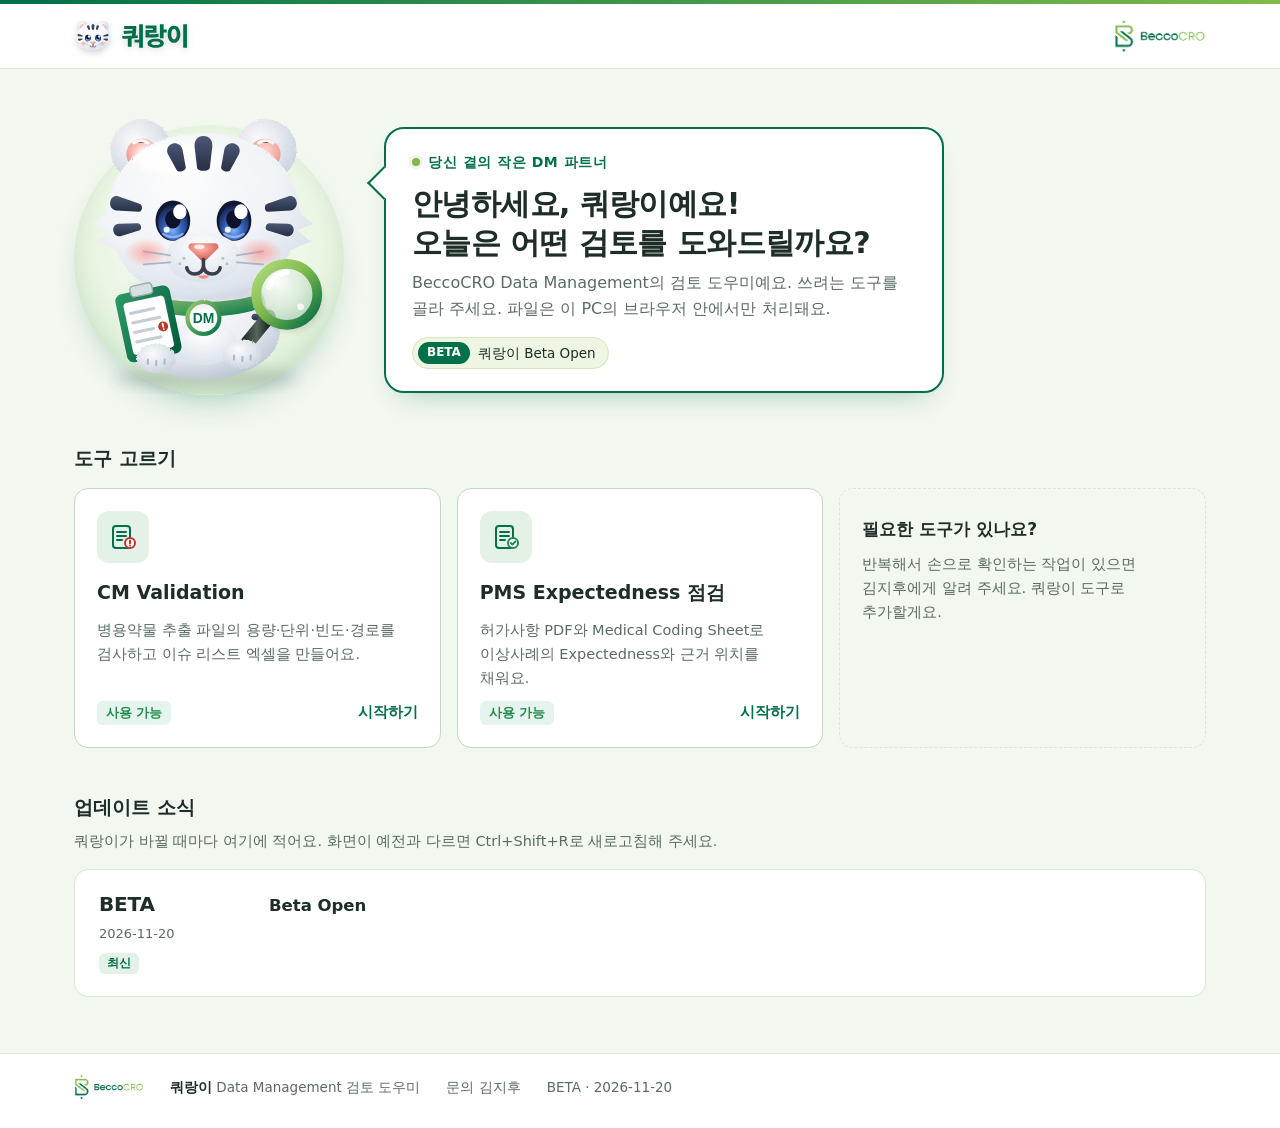
<file: index.html>
<!DOCTYPE html>
<html lang="ko">
<head>
<meta charset="utf-8">
<meta name="viewport" content="width=device-width, initial-scale=1">
<meta name="robots" content="noindex, nofollow">
<title>쿼랑이 · DM 검토 도우미</title>
<link rel="icon" href="img/favicon.ico" sizes="any">
<link rel="icon" type="image/png" sizes="32x32" href="img/favicon-32.png">
<link rel="icon" type="image/png" sizes="16x16" href="img/favicon-16.png">
<link rel="apple-touch-icon" href="img/apple-touch-icon.png">
<link rel="stylesheet" href="css/site.css">
<style>
  main{max-width:1180px;margin:0 auto;padding:0 24px}
  .greet{display:grid;grid-template-columns:270px minmax(0,1fr);gap:40px;align-items:center;padding:56px 0 40px}
  .stage{position:relative;width:270px;height:270px;border-radius:50%;background:radial-gradient(circle at 50% 42%,#fff 0,#eaf5e3 55%,#d6ebcb 100%);box-shadow:inset 0 -10px 24px rgba(0,112,73,.10),0 18px 36px -20px rgba(0,112,73,.45);display:flex;align-items:flex-end;justify-content:center}
  .greet .tiger{width:250px;height:auto;display:block;margin-bottom:6px}
  .bubble{position:relative;background:var(--sheet);border:2px solid var(--brand);box-shadow:0 14px 30px -18px rgba(0,112,73,.45);border-radius:20px;padding:22px 26px;max-width:560px}
  .bubble::before{content:"";position:absolute;left:-14px;top:42px;width:22px;height:22px;background:var(--sheet);border-left:2px solid var(--brand);border-bottom:2px solid var(--brand);transform:rotate(45deg)}
  .tagline{display:flex;align-items:center;gap:8px;margin:0 0 10px!important;color:var(--brand)!important;font-size:14px!important;font-weight:700;letter-spacing:.04em}
  .tagline::before{content:"";width:8px;height:8px;border-radius:50%;background:var(--leaf);box-shadow:0 0 0 3px var(--leaf-soft)}
  .bubble h1{font-size:30px;line-height:1.3;letter-spacing:-.02em;margin:0 0 8px;font-weight:800}
  .bubble p{margin:0;color:var(--sub);font-size:16px}
  @keyframes wave{0%,100%{transform:rotate(0)}30%{transform:rotate(-14deg)}60%{transform:rotate(8deg)}}
  .greet .glass{transform-origin:130px 191px;animation:wave 1.4s ease-in-out .4s 2}
  .stage{cursor:pointer}

  h2.pick{font-size:19px;margin:8px 0 14px}
  .tools{display:grid;grid-template-columns:repeat(3,minmax(0,1fr));gap:16px}
  .tool{position:relative;display:flex;flex-direction:column;gap:10px;background:var(--sheet);border:1px solid var(--rule);border-radius:14px;padding:22px;text-decoration:none;color:inherit;min-height:220px}
  a.tool{border-color:var(--field)}
  a.tool:hover{border-color:var(--brand);box-shadow:0 0 0 3px var(--brand-soft)}
  .tool .ic{width:52px;height:52px;border-radius:12px;display:flex;align-items:center;justify-content:center;background:var(--brand-soft)}
  .tool h3{font-size:19px;margin:4px 0 0}
  .tool p{margin:0;color:var(--sub);font-size:14.5px;flex:1}
  .tool .foot{display:flex;justify-content:space-between;align-items:center}
  .chip{font-size:12.5px;font-weight:600;border-radius:6px;padding:2px 9px}
  .chip.ok{background:var(--green-soft);color:var(--green)}
  .chip.soon{background:var(--gray-soft);color:var(--gray)}
  .start{font-weight:700;color:var(--brand);font-size:15px}
  .tool.soon .ic{background:var(--gray-soft)}
  .tool.soon h3{color:#34433b}
  .tool.idea{border-style:dashed;background:transparent;justify-content:center;align-items:flex-start}
  .tool.idea h3{font-size:17px}
  .safe{margin:26px 0 0;font-size:14px;color:var(--sub);display:flex;gap:8px;align-items:center}

  /* 새 소식 알림 (말풍선 안) */
  .newsline{display:inline-flex;align-items:center;gap:8px;margin-top:14px;font-size:13.5px;color:var(--ink);text-decoration:none;background:var(--leaf-soft);border:1px solid #d3e8bd;border-radius:999px;padding:4px 12px 4px 5px}
  .newsline b{background:var(--brand);color:#fff;border-radius:999px;padding:1px 9px;font-size:12px}
  .newsline:hover{border-color:var(--leaf)}

  /* 업데이트 소식 */
  .updates{margin-top:44px}
  .updates .lead{color:var(--sub);margin:-8px 0 16px;font-size:14.5px}
  .log{list-style:none;margin:0;padding:0;background:var(--sheet);border:1px solid var(--rule);border-radius:14px}
  .log > li{display:grid;grid-template-columns:150px minmax(0,1fr);gap:20px;padding:22px 24px;border-top:1px solid var(--rule)}
  .log > li:first-child{border-top:0}
  .log .ver{font-size:20px;font-weight:800;color:var(--ink);line-height:1.2;letter-spacing:-.01em}
  .log .date{display:block;font-size:13px;color:var(--sub);font-weight:500;margin-top:4px}
  .log .latest{display:inline-block;margin-top:8px;font-size:12px;font-weight:700;color:var(--brand);background:var(--brand-soft);border-radius:6px;padding:1px 8px}
  .log h3{font-size:16.5px;margin:0 0 8px}
  .log ul{margin:0;padding:0;list-style:none}
  .log ul li{position:relative;padding-left:16px;margin-top:6px;font-size:14.5px;color:#34433b}
  .log ul li::before{content:"";position:absolute;left:2px;top:.68em;width:6px;height:6px;border-radius:50%;background:var(--leaf)}
  .tag{display:inline-block;font-size:12px;font-weight:700;border-radius:5px;padding:0 7px;margin-right:6px;vertical-align:1px}
  .tag.cm{background:var(--brand-soft);color:var(--brand)}
  .tag.pms{background:#e6eefb;color:#2a4f99}
  .tag.all{background:var(--gray-soft);color:var(--sub)}
  .log .see{display:inline-block;margin-top:10px;font-size:14px;font-weight:600}

  @media (max-width:860px){
    .log > li{grid-template-columns:1fr;gap:10px}
    .log .latest{margin:0 0 0 8px}
    .log .date{display:inline;margin-left:8px}
    .greet{grid-template-columns:1fr;justify-items:center;gap:18px;padding:36px 0 28px;text-align:center}
    .stage{width:210px;height:210px}
    .greet .tiger{width:186px}
    .bubble::before{left:50%;top:-13px;margin-left:-11px;transform:rotate(135deg)}
    .tools{grid-template-columns:1fr}
    .tool{min-height:0}
  }
  @media (max-width:560px){ main{padding:0 16px} .bubble h1{font-size:24px} }
</style>
</head>
<body>
<header class="site-head"><div class="in"><a class="brand" href="index.html" aria-label="쿼랑이 처음 화면"><svg width="38" height="38" viewBox="18 22 164 140" role="img" aria-label="쿼랑이" xmlns="http://www.w3.org/2000/svg"><defs>
  <radialGradient id="hfur" cx="40%" cy="30%" r="78%">
    <stop offset="0" stop-color="#ffffff"/><stop offset=".55" stop-color="#f4f6f9"/><stop offset=".85" stop-color="#dfe5ee"/><stop offset="1" stop-color="#c3ccda"/>
  </radialGradient>
  <radialGradient id="hbody" cx="38%" cy="25%" r="80%">
    <stop offset="0" stop-color="#ffffff"/><stop offset=".6" stop-color="#eef1f6"/><stop offset="1" stop-color="#b9c3d2"/>
  </radialGradient>
  <radialGradient id="hear" cx="40%" cy="35%" r="70%">
    <stop offset="0" stop-color="#ffffff"/><stop offset="1" stop-color="#cbd3df"/>
  </radialGradient>
  <radialGradient id="hinner" cx="50%" cy="38%" r="62%">
    <stop offset="0" stop-color="#ffd9d2"/><stop offset=".7" stop-color="#f4aaa1"/><stop offset="1" stop-color="#e48e86"/>
  </radialGradient>
  <linearGradient id="hstripe" x1="0" y1="0" x2="0" y2="1">
    <stop offset="0" stop-color="#4b5874"/><stop offset="1" stop-color="#262f45"/>
  </linearGradient>
  <radialGradient id="hiris" cx="50%" cy="72%" r="70%">
    <stop offset="0" stop-color="#7fb2ff"/><stop offset=".45" stop-color="#3561b8"/><stop offset="1" stop-color="#16244d"/>
  </radialGradient>
  <radialGradient id="hmuzzle" cx="50%" cy="30%" r="72%">
    <stop offset="0" stop-color="#ffffff"/><stop offset="1" stop-color="#dbe1ea"/>
  </radialGradient>
  <radialGradient id="hnose" cx="42%" cy="28%" r="72%">
    <stop offset="0" stop-color="#ffbdb2"/><stop offset="1" stop-color="#d4574f"/>
  </radialGradient>
  <radialGradient id="hblush" cx="50%" cy="50%" r="50%">
    <stop offset="0" stop-color="#ff9b94" stop-opacity=".8"/><stop offset="1" stop-color="#ff9b94" stop-opacity="0"/>
  </radialGradient>
  <linearGradient id="hscarf" x1="0" y1="0" x2="1" y2="1">
    <stop offset="0" stop-color="#9fd067"/><stop offset=".5" stop-color="#4fa257"/><stop offset="1" stop-color="#007049"/>
  </linearGradient>
  <linearGradient id="hboard" x1="0" y1="0" x2="1" y2="1">
    <stop offset="0" stop-color="#2f9a68"/><stop offset="1" stop-color="#00593a"/>
  </linearGradient>
  <linearGradient id="hring" x1="0" y1="0" x2="1" y2="1">
    <stop offset="0" stop-color="#b3dc7e"/><stop offset=".45" stop-color="#80ba4c"/><stop offset="1" stop-color="#006a45"/>
  </linearGradient>
  <radialGradient id="hlens" cx="35%" cy="30%" r="80%">
    <stop offset="0" stop-color="#ffffff" stop-opacity=".95"/><stop offset=".5" stop-color="#e3f3e2" stop-opacity=".7"/><stop offset="1" stop-color="#9fcfae" stop-opacity=".85"/>
  </radialGradient>
  <linearGradient id="hhandle" x1="0" y1="0" x2="1" y2="0">
    <stop offset="0" stop-color="#27342e"/><stop offset=".5" stop-color="#55665d"/><stop offset="1" stop-color="#1c2622"/>
  </linearGradient>
  <filter id="hsoft" x="-30%" y="-30%" width="160%" height="160%"><feGaussianBlur stdDeviation="5"/></filter>
  <filter id="hsoft2" x="-30%" y="-30%" width="160%" height="160%"><feGaussianBlur stdDeviation="2.4"/></filter>
</defs>
  <g>
    <circle cx="55" cy="50" r="22" fill="url(#hear)"/>
    <circle cx="145" cy="50" r="22" fill="url(#hear)"/>
  </g>
  <ellipse cx="56" cy="53" rx="11.5" ry="11" fill="url(#hinner)"/>
  <ellipse cx="144" cy="53" rx="11.5" ry="11" fill="url(#hinner)"/>
  <path d="M50 45c3-2 7-2 10 0M140 45c3-2 7-2 10 0" stroke="#fff" stroke-width="2.4" stroke-linecap="round" opacity=".9"/>
  <path d="M100 38C140 38 167 61 170 96L179 103L168 108L177 116L163 122C154 146 128 158 100 158C72 158 46 146 37 122L23 116L32 108L21 103L30 96C33 61 60 38 100 38Z" fill="url(#hfur)"/>
  <ellipse cx="82" cy="56" rx="32" ry="12" fill="#fff" opacity=".9" filter="url(#hsoft2)"/>
  <g fill="url(#hstripe)">
    <path d="M100 40c-4.4 0-6.6 3.2-6.4 7.4l1.8 15.4c.5 3 8.7 3 9.2 0l1.8-15.4c.2-4.2-2-7.4-6.4-7.4Z"/>
    <path d="M77.5 45.5c-3.3 1.1-4.4 4.4-3.1 7.4l6.3 11.6c1.5 2.4 7.1.4 6.5-2.4L85 50c-.8-3.8-4.3-5.4-7.5-4.5Z"/>
    <path d="M122.5 45.5c3.3 1.1 4.4 4.4 3.1 7.4l-6.3 11.6c-1.5 2.4-7.1.4-6.5-2.4L115 50c.8-3.8 4.3-5.4 7.5-4.5Z"/>
    <path d="M33 87c-1 3.3 1.2 6.4 4.4 6.6l16 1c2.8.1 3.3-4.8.6-5.8l-15-5.3c-3.2-1.1-5.4 1-6 3.5Z"/>
    <path d="M35 107.5c0 3.2 2.8 5.4 5.8 4.5l12.8-3.9c2.7-.8 1.7-5.3-1.1-5.3l-13.2.3c-2.6.1-4.3 1.8-4.3 4.4Z"/>
    <path d="M167 87c1 3.3-1.2 6.4-4.4 6.6l-16 1c-2.8.1-3.3-4.8-.6-5.8l15-5.3c3.2-1.1 5.4 1 6 3.5Z"/>
    <path d="M165 107.5c0 3.2-2.8 5.4-5.8 4.5l-12.8-3.9c-2.7-.8-1.7-5.3 1.1-5.3l13.2.3c2.6.1 4.3 1.8 4.3 4.4Z"/>
  </g>
  <ellipse cx="59" cy="124" rx="16" ry="10.5" fill="url(#hblush)"/>
  <ellipse cx="141" cy="124" rx="16" ry="10.5" fill="url(#hblush)"/>
  <g class="eyes">
    <ellipse cx="78" cy="101" rx="12.5" ry="14.5" fill="#101a35"/>
    <ellipse cx="122" cy="101" rx="12.5" ry="14.5" fill="#101a35"/>
    <ellipse cx="78" cy="102.5" rx="10.6" ry="12.4" fill="url(#hiris)"/>
    <ellipse cx="122" cy="102.5" rx="10.6" ry="12.4" fill="url(#hiris)"/>
    <ellipse cx="78" cy="100" rx="5.6" ry="6.6" fill="#0b1229"/>
    <ellipse cx="122" cy="100" rx="5.6" ry="6.6" fill="#0b1229"/>
    <ellipse cx="83" cy="94.5" rx="4.8" ry="5.4" fill="#fff"/>
    <ellipse cx="127" cy="94.5" rx="4.8" ry="5.4" fill="#fff"/>
    <circle cx="73.5" cy="107.5" r="2.2" fill="#fff" opacity=".9"/>
    <circle cx="117.5" cy="107.5" r="2.2" fill="#fff" opacity=".9"/>
    <path d="M71 110.5c4 3 10 3 14 0M115 110.5c4 3 10 3 14 0" stroke="#a9ccff" stroke-width="1.6" stroke-linecap="round" fill="none" opacity=".7"/>
  </g>
  <ellipse cx="100" cy="127.5" rx="27" ry="18" fill="url(#hmuzzle)"/>
  <g stroke="#9aa6b8" stroke-width="1.3" stroke-linecap="round" opacity=".75">
    <path d="M76 126l-19-3M76 131l-19 1.5M124 126l19-3M124 131l19 1.5"/>
  </g>
  <g fill="#b6bfcc"><circle cx="86" cy="128" r="1.1"/><circle cx="83" cy="132" r="1.1"/><circle cx="114" cy="128" r="1.1"/><circle cx="117" cy="132" r="1.1"/></g>
  <path d="M91.8 117.2h16.4c2.3 0 3.4 2.5 1.9 4.2l-8.1 7.8c-1.1 1-2.9 1-4 0l-8.1-7.8c-1.5-1.7-.4-4.2 1.9-4.2Z" fill="url(#hnose)"/>
  <ellipse cx="97" cy="119.8" rx="3.8" ry="1.7" fill="#fff" opacity=".75"/>
  <path d="M100 129v4.4c0 3.8-3 6-6.3 6-3 0-5.2-2-5.7-4.5M100 133.4c0 3.8 3 6 6.3 6 3 0 5.2-2 5.7-4.5" fill="none" stroke="#3a3f4d" stroke-width="2.6" stroke-linecap="round"/>
  <path d="M96 140.5c1.4 3.2 6.6 3.2 8 0" fill="#f08c86"/>
</svg><svg class="wordmark" width="65.1" height="24" viewBox="14 -1654 5044 1860" aria-hidden="true"><path d="M1118 -1506H180V-1276H832C831 -1236 829 -1193 828 -1148L130 -1120L166 -882L806 -934C798 -875 788 -814 776 -748C510 -733 246 -731 24 -728L56 -502C184 -502 323 -503 468 -508V116H756V-522C920 -534 1086 -552 1248 -580L1226 -786C1173 -779 1119 -773 1066 -768C1116 -1042 1116 -1231 1118 -1382ZM1634 -1642H1344V-438H988V-212H1344V190H1634Z M3239.04 -1642H2951.04V-546H3239.04V-988H3479.04V-1224H3239.04ZM2685.04 -1534H1837.04V-1310H2403.04V-1184H1839.04V-606H1997.04C2379.04 -606 2613.04 -616 2863.04 -666L2833.04 -892C2616.04 -853 2420.04 -843 2127.04 -840V-972H2685.04ZM2629.04 -516C2237.04 -516 1993.04 -380 1993.04 -158C1993.04 62 2237.04 190 2629.04 190C3013.04 190 3257.04 62 3257.04 -158C3257.04 -380 3013.04 -516 2629.04 -516ZM2629.04 -294C2859.04 -294 2973.04 -250 2973.04 -158C2973.04 -66 2859.04 -24 2629.04 -24C2395.04 -24 2277.04 -66 2279.04 -158C2277.04 -250 2395.04 -294 2629.04 -294Z M5048.08 -1644H4758.08V196H5048.08ZM4046.08 -1518C3762.08 -1518 3554.08 -1264 3554.08 -862C3554.08 -454 3762.08 -200 4046.08 -200C4324.08 -200 4532.08 -454 4534.08 -862C4532.08 -1264 4324.08 -1518 4046.08 -1518ZM4046.08 -1258C4172.08 -1258 4256.08 -1124 4256.08 -862C4256.08 -596 4172.08 -462 4046.08 -462C3916.08 -462 3832.08 -596 3834.08 -862C3832.08 -1124 3916.08 -1258 4046.08 -1258Z" fill="currentColor"/></svg></a><img class="corp" src="img/becco-logo.png" alt="BeccoCRO" width="92" height="34"></div></header>
<main>
  <section class="greet">
    <div class="stage" title="쿼랑이를 쓰다듬어 주세요"><svg class="tiger" viewBox="14 22 180 200" role="img" aria-label="쿼랑이" xmlns="http://www.w3.org/2000/svg"><defs>
  <filter id="tfuzz" x="-12%" y="-12%" width="124%" height="124%">
    <feTurbulence type="fractalNoise" baseFrequency="1.1" numOctaves="2" seed="4" result="n"/>
    <feDisplacementMap in="SourceGraphic" in2="n" scale="2.6" xChannelSelector="R" yChannelSelector="G" result="d"/>
    <feTurbulence type="fractalNoise" baseFrequency="2.4" numOctaves="1" seed="9" result="n2"/>
    <feColorMatrix in="n2" type="matrix" values="0 0 0 0 .55  0 0 0 0 .6  0 0 0 0 .7  0 0 0 .14 0" result="sp"/>
    <feComposite in="sp" in2="d" operator="in" result="sp2"/>
    <feMerge><feMergeNode in="d"/><feMergeNode in="sp2"/></feMerge>
  </filter>
  <radialGradient id="tfur" cx="40%" cy="30%" r="78%">
    <stop offset="0" stop-color="#ffffff"/><stop offset=".55" stop-color="#f4f6f9"/><stop offset=".85" stop-color="#dfe5ee"/><stop offset="1" stop-color="#c3ccda"/>
  </radialGradient>
  <radialGradient id="tbody" cx="38%" cy="25%" r="80%">
    <stop offset="0" stop-color="#ffffff"/><stop offset=".6" stop-color="#eef1f6"/><stop offset="1" stop-color="#b9c3d2"/>
  </radialGradient>
  <radialGradient id="tear" cx="40%" cy="35%" r="70%">
    <stop offset="0" stop-color="#ffffff"/><stop offset="1" stop-color="#cbd3df"/>
  </radialGradient>
  <radialGradient id="tinner" cx="50%" cy="38%" r="62%">
    <stop offset="0" stop-color="#ffd9d2"/><stop offset=".7" stop-color="#f4aaa1"/><stop offset="1" stop-color="#e48e86"/>
  </radialGradient>
  <linearGradient id="tstripe" x1="0" y1="0" x2="0" y2="1">
    <stop offset="0" stop-color="#4b5874"/><stop offset="1" stop-color="#262f45"/>
  </linearGradient>
  <radialGradient id="tiris" cx="50%" cy="72%" r="70%">
    <stop offset="0" stop-color="#7fb2ff"/><stop offset=".45" stop-color="#3561b8"/><stop offset="1" stop-color="#16244d"/>
  </radialGradient>
  <radialGradient id="tmuzzle" cx="50%" cy="30%" r="72%">
    <stop offset="0" stop-color="#ffffff"/><stop offset="1" stop-color="#dbe1ea"/>
  </radialGradient>
  <radialGradient id="tnose" cx="42%" cy="28%" r="72%">
    <stop offset="0" stop-color="#ffbdb2"/><stop offset="1" stop-color="#d4574f"/>
  </radialGradient>
  <radialGradient id="tblush" cx="50%" cy="50%" r="50%">
    <stop offset="0" stop-color="#ff9b94" stop-opacity=".8"/><stop offset="1" stop-color="#ff9b94" stop-opacity="0"/>
  </radialGradient>
  <linearGradient id="tscarf" x1="0" y1="0" x2="1" y2="1">
    <stop offset="0" stop-color="#9fd067"/><stop offset=".5" stop-color="#4fa257"/><stop offset="1" stop-color="#007049"/>
  </linearGradient>
  <linearGradient id="tboard" x1="0" y1="0" x2="1" y2="1">
    <stop offset="0" stop-color="#2f9a68"/><stop offset="1" stop-color="#00593a"/>
  </linearGradient>
  <linearGradient id="tring" x1="0" y1="0" x2="1" y2="1">
    <stop offset="0" stop-color="#b3dc7e"/><stop offset=".45" stop-color="#80ba4c"/><stop offset="1" stop-color="#006a45"/>
  </linearGradient>
  <radialGradient id="tlens" cx="35%" cy="30%" r="80%">
    <stop offset="0" stop-color="#ffffff" stop-opacity=".95"/><stop offset=".5" stop-color="#e3f3e2" stop-opacity=".7"/><stop offset="1" stop-color="#9fcfae" stop-opacity=".85"/>
  </radialGradient>
  <linearGradient id="thandle" x1="0" y1="0" x2="1" y2="0">
    <stop offset="0" stop-color="#27342e"/><stop offset=".5" stop-color="#55665d"/><stop offset="1" stop-color="#1c2622"/>
  </linearGradient>
  <filter id="tsoft" x="-30%" y="-30%" width="160%" height="160%"><feGaussianBlur stdDeviation="5"/></filter>
  <filter id="tsoft2" x="-30%" y="-30%" width="160%" height="160%"><feGaussianBlur stdDeviation="2.4"/></filter>
</defs><ellipse class="shadow" cx="102" cy="214" rx="66" ry="7" fill="#1f2d27" opacity=".18" filter="url(#tsoft)"/><g class="hopper">
  <ellipse cx="100" cy="181" rx="55" ry="34" fill="url(#tbody)" filter="url(#tfuzz)"/>
  <g fill="url(#tstripe)">
    <path d="M49 173c5 .6 11 .5 15-.6 2.3-.7 1.6-4.4-.8-4.5l-12.6-.5c-2.6-.1-4 5.3-1.6 5.6Z"/>
    <path d="M151 173c-5 .6-11 .5-15-.6-2.3-.7-1.6-4.4.8-4.5l12.6-.5c2.6-.1 4 5.3 1.6 5.6Z"/>
  </g>
  <ellipse cx="100" cy="189" rx="24" ry="16" fill="url(#tmuzzle)"/>
  <path d="M58 152c12 10 72 10 84 0l3 9c-14 12-76 12-90 0Z" fill="url(#tscarf)"/>
  <path d="M136 156c8 3 13 10 12 19-6-2-10-7-12-12Z" fill="url(#tscarf)"/>
  <path d="M141 158c6 5 9 11 8 18" stroke="#fff" stroke-width="1.6" opacity=".35" fill="none"/>
  <g>
    <circle cx="100" cy="171" r="11.5" fill="#fff" stroke="url(#tscarf)" stroke-width="3"/>
    <text x="100" y="175" text-anchor="middle" font-family="Pretendard,Malgun Gothic,sans-serif" font-size="10" font-weight="800" fill="#007049">DM</text>
  </g>
  <ellipse cx="100" cy="153" rx="52" ry="8" fill="#7f8ca0" opacity=".28" filter="url(#tsoft)"/>

  <g filter="url(#tfuzz)">
    <circle cx="55" cy="50" r="22" fill="url(#tear)"/>
    <circle cx="145" cy="50" r="22" fill="url(#tear)"/>
  </g>
  <ellipse cx="56" cy="53" rx="11.5" ry="11" fill="url(#tinner)"/>
  <ellipse cx="144" cy="53" rx="11.5" ry="11" fill="url(#tinner)"/>
  <path d="M50 45c3-2 7-2 10 0M140 45c3-2 7-2 10 0" stroke="#fff" stroke-width="2.4" stroke-linecap="round" opacity=".9"/>
  <path d="M100 38C140 38 167 61 170 96L179 103L168 108L177 116L163 122C154 146 128 158 100 158C72 158 46 146 37 122L23 116L32 108L21 103L30 96C33 61 60 38 100 38Z" fill="url(#tfur)" filter="url(#tfuzz)"/>
  <ellipse cx="82" cy="56" rx="32" ry="12" fill="#fff" opacity=".9" filter="url(#tsoft2)"/>
  <g fill="url(#tstripe)">
    <path d="M100 40c-4.4 0-6.6 3.2-6.4 7.4l1.8 15.4c.5 3 8.7 3 9.2 0l1.8-15.4c.2-4.2-2-7.4-6.4-7.4Z"/>
    <path d="M77.5 45.5c-3.3 1.1-4.4 4.4-3.1 7.4l6.3 11.6c1.5 2.4 7.1.4 6.5-2.4L85 50c-.8-3.8-4.3-5.4-7.5-4.5Z"/>
    <path d="M122.5 45.5c3.3 1.1 4.4 4.4 3.1 7.4l-6.3 11.6c-1.5 2.4-7.1.4-6.5-2.4L115 50c.8-3.8 4.3-5.4 7.5-4.5Z"/>
    <path d="M33 87c-1 3.3 1.2 6.4 4.4 6.6l16 1c2.8.1 3.3-4.8.6-5.8l-15-5.3c-3.2-1.1-5.4 1-6 3.5Z"/>
    <path d="M35 107.5c0 3.2 2.8 5.4 5.8 4.5l12.8-3.9c2.7-.8 1.7-5.3-1.1-5.3l-13.2.3c-2.6.1-4.3 1.8-4.3 4.4Z"/>
    <path d="M167 87c1 3.3-1.2 6.4-4.4 6.6l-16 1c-2.8.1-3.3-4.8-.6-5.8l15-5.3c3.2-1.1 5.4 1 6 3.5Z"/>
    <path d="M165 107.5c0 3.2-2.8 5.4-5.8 4.5l-12.8-3.9c-2.7-.8-1.7-5.3 1.1-5.3l13.2.3c2.6.1 4.3 1.8 4.3 4.4Z"/>
  </g>
  <ellipse cx="59" cy="124" rx="16" ry="10.5" fill="url(#tblush)"/>
  <ellipse cx="141" cy="124" rx="16" ry="10.5" fill="url(#tblush)"/>
  <g class="eyes">
    <ellipse cx="78" cy="101" rx="12.5" ry="14.5" fill="#101a35"/>
    <ellipse cx="122" cy="101" rx="12.5" ry="14.5" fill="#101a35"/>
    <ellipse cx="78" cy="102.5" rx="10.6" ry="12.4" fill="url(#tiris)"/>
    <ellipse cx="122" cy="102.5" rx="10.6" ry="12.4" fill="url(#tiris)"/>
    <ellipse cx="78" cy="100" rx="5.6" ry="6.6" fill="#0b1229"/>
    <ellipse cx="122" cy="100" rx="5.6" ry="6.6" fill="#0b1229"/>
    <ellipse cx="83" cy="94.5" rx="4.8" ry="5.4" fill="#fff"/>
    <ellipse cx="127" cy="94.5" rx="4.8" ry="5.4" fill="#fff"/>
    <circle cx="73.5" cy="107.5" r="2.2" fill="#fff" opacity=".9"/>
    <circle cx="117.5" cy="107.5" r="2.2" fill="#fff" opacity=".9"/>
    <path d="M71 110.5c4 3 10 3 14 0M115 110.5c4 3 10 3 14 0" stroke="#a9ccff" stroke-width="1.6" stroke-linecap="round" fill="none" opacity=".7"/>
  </g>
  <ellipse cx="100" cy="127.5" rx="27" ry="18" fill="url(#tmuzzle)"/>
  <g stroke="#9aa6b8" stroke-width="1.3" stroke-linecap="round" opacity=".75">
    <path d="M76 126l-19-3M76 131l-19 1.5M124 126l19-3M124 131l19 1.5"/>
  </g>
  <g fill="#b6bfcc"><circle cx="86" cy="128" r="1.1"/><circle cx="83" cy="132" r="1.1"/><circle cx="114" cy="128" r="1.1"/><circle cx="117" cy="132" r="1.1"/></g>
  <path d="M91.8 117.2h16.4c2.3 0 3.4 2.5 1.9 4.2l-8.1 7.8c-1.1 1-2.9 1-4 0l-8.1-7.8c-1.5-1.7-.4-4.2 1.9-4.2Z" fill="url(#tnose)"/>
  <ellipse cx="97" cy="119.8" rx="3.8" ry="1.7" fill="#fff" opacity=".75"/>
  <path d="M100 129v4.4c0 3.8-3 6-6.3 6-3 0-5.2-2-5.7-4.5M100 133.4c0 3.8 3 6 6.3 6 3 0 5.2-2 5.7-4.5" fill="none" stroke="#3a3f4d" stroke-width="2.6" stroke-linecap="round"/>
  <path d="M96 140.5c1.4 3.2 6.6 3.2 8 0" fill="#f08c86"/>

  <g transform="rotate(-12 62 178)">
    <rect x="41" y="150" width="40" height="50" rx="5" fill="url(#tboard)"/>
    <rect x="46" y="157" width="30" height="38" rx="2.5" fill="#fff"/>
    <rect x="53" y="146" width="16" height="8" rx="2.5" fill="#d7dfe0" stroke="#9aa8a3" stroke-width="1"/>
    <path d="M50 165h17M50 172h20M50 179h14M50 186h18" stroke="#c4ccd6" stroke-width="2.2" stroke-linecap="round"/>
    <circle cx="71" cy="179" r="3.6" fill="#c0352b"/>
    <path d="M71 177v2.2" stroke="#fff" stroke-width="1.3" stroke-linecap="round"/><circle cx="71" cy="181" r=".7" fill="#fff"/>
  </g>
  <ellipse cx="66" cy="200" rx="14" ry="10.5" fill="url(#tear)" filter="url(#tfuzz)"/>
  <path d="M60 204v-3M66 205v-3M72 204v-3" stroke="#aeb8c6" stroke-width="1.5" stroke-linecap="round"/>

  <g class="glass">
    <path d="M147 170l-17 21" stroke="url(#thandle)" stroke-width="10" stroke-linecap="round"/>
    <ellipse cx="163" cy="158" rx="23" ry="23" fill="#1f2d27" opacity=".14" filter="url(#tsoft2)"/>
    <circle cx="160" cy="154" r="22" fill="url(#tlens)" stroke="url(#tring)" stroke-width="7"/>
    <path d="M147 149c2-6 7-10 13-11" stroke="#fff" stroke-width="4" stroke-linecap="round" fill="none" opacity=".95"/>
    <circle cx="170" cy="163" r="2.4" fill="#fff" opacity=".8"/>
    <ellipse cx="128" cy="197" rx="14" ry="10.5" fill="url(#tear)" filter="url(#tfuzz)"/>
    <path d="M122 201v-3M128 202v-3M134 201v-3" stroke="#aeb8c6" stroke-width="1.5" stroke-linecap="round"/>
  </g>
</g></svg></div>
    <div class="bubble">
      <p class="tagline">당신 곁의 작은 DM 파트너</p>
      <h1>안녕하세요, 쿼랑이예요!<br>오늘은 어떤 검토를 도와드릴까요?</h1>
      <p>BeccoCRO Data Management의 검토 도우미예요. 쓰려는 도구를 골라 주세요. 파일은 이 PC의 브라우저 안에서만 처리돼요.</p>
      <a class="newsline" href="#updates"><b>BETA</b>쿼랑이 Beta Open</a>
    </div>
  </section>

  <h2 class="pick">도구 고르기</h2>
  <div class="tools">
    <a class="tool" href="cm.html">
      <span class="ic"><svg width="28" height="28" viewBox="0 0 28 28" aria-hidden="true"><rect x="4" y="3" width="17" height="22" rx="3" fill="none" stroke="#007049" stroke-width="2"/><path d="M8 9h9M8 13h9M8 17h5" stroke="#007049" stroke-width="2" stroke-linecap="round"/><circle cx="21" cy="20" r="5" fill="#fff" stroke="#c0352b" stroke-width="2"/><path d="M21 17.6v2.6" stroke="#c0352b" stroke-width="2" stroke-linecap="round"/><circle cx="21" cy="22.4" r="1" fill="#c0352b"/></svg></span>
      <h3>CM Validation</h3>
      <p>병용약물 추출 파일의 용량·단위·빈도·경로를 검사하고 이슈 리스트 엑셀을 만들어요.</p>
      <span class="foot"><span class="chip ok">사용 가능</span><span class="start">시작하기</span></span>
    </a>
    <a class="tool" href="pms.html">
      <span class="ic"><svg width="28" height="28" viewBox="0 0 28 28" aria-hidden="true"><rect x="4" y="3" width="17" height="22" rx="3" fill="none" stroke="#007049" stroke-width="2"/><path d="M8 9h9M8 13h9M8 17h5" stroke="#007049" stroke-width="2" stroke-linecap="round"/><circle cx="21" cy="20" r="5" fill="#fff" stroke="#1f8a4c" stroke-width="2"/><path d="m18.8 20 1.6 1.6 2.8-3" fill="none" stroke="#1f8a4c" stroke-width="2" stroke-linecap="round" stroke-linejoin="round"/></svg></span>
      <h3>PMS Expectedness 점검</h3>
      <p>허가사항 PDF와 Medical Coding Sheet로 이상사례의 Expectedness와 근거 위치를 채워요.</p>
      <span class="foot"><span class="chip ok">사용 가능</span><span class="start">시작하기</span></span>
    </a>
    <div class="tool idea">
      <h3>필요한 도구가 있나요?</h3>
      <p>반복해서 손으로 확인하는 작업이 있으면 김지후에게 알려 주세요. 쿼랑이 도구로 추가할게요.</p>
    </div>
  </div>

  <!-- 업데이트 소식: 새 버전은 맨 위에 추가하고, "최신" 표시와 말풍선 안 newsline, 바닥글 버전을 같이 바꿔요 -->
  <section class="updates" id="updates">
    <h2 class="pick">업데이트 소식</h2>
    <p class="lead">쿼랑이가 바뀔 때마다 여기에 적어요. 화면이 예전과 다르면 Ctrl+Shift+R로 새로고침해 주세요.</p>
    <ol class="log">
      <li>
        <div><span class="ver">BETA</span><span class="date">2026-11-20</span><span class="latest">최신</span></div>
        <div>
          <h3>Beta Open</h3>
        </div>
      </li>
    </ol>
  </section>
</main>

<footer class="site-foot"><div class="in">
  <img src="img/becco-logo.png" alt="BeccoCRO" width="70" height="26">
  <span><b>쿼랑이</b> Data Management 검토 도우미</span>
  <span>문의 김지후</span>
  <span>BETA · 2026-11-20</span>
</div></footer>
</body>
</html>
</file>
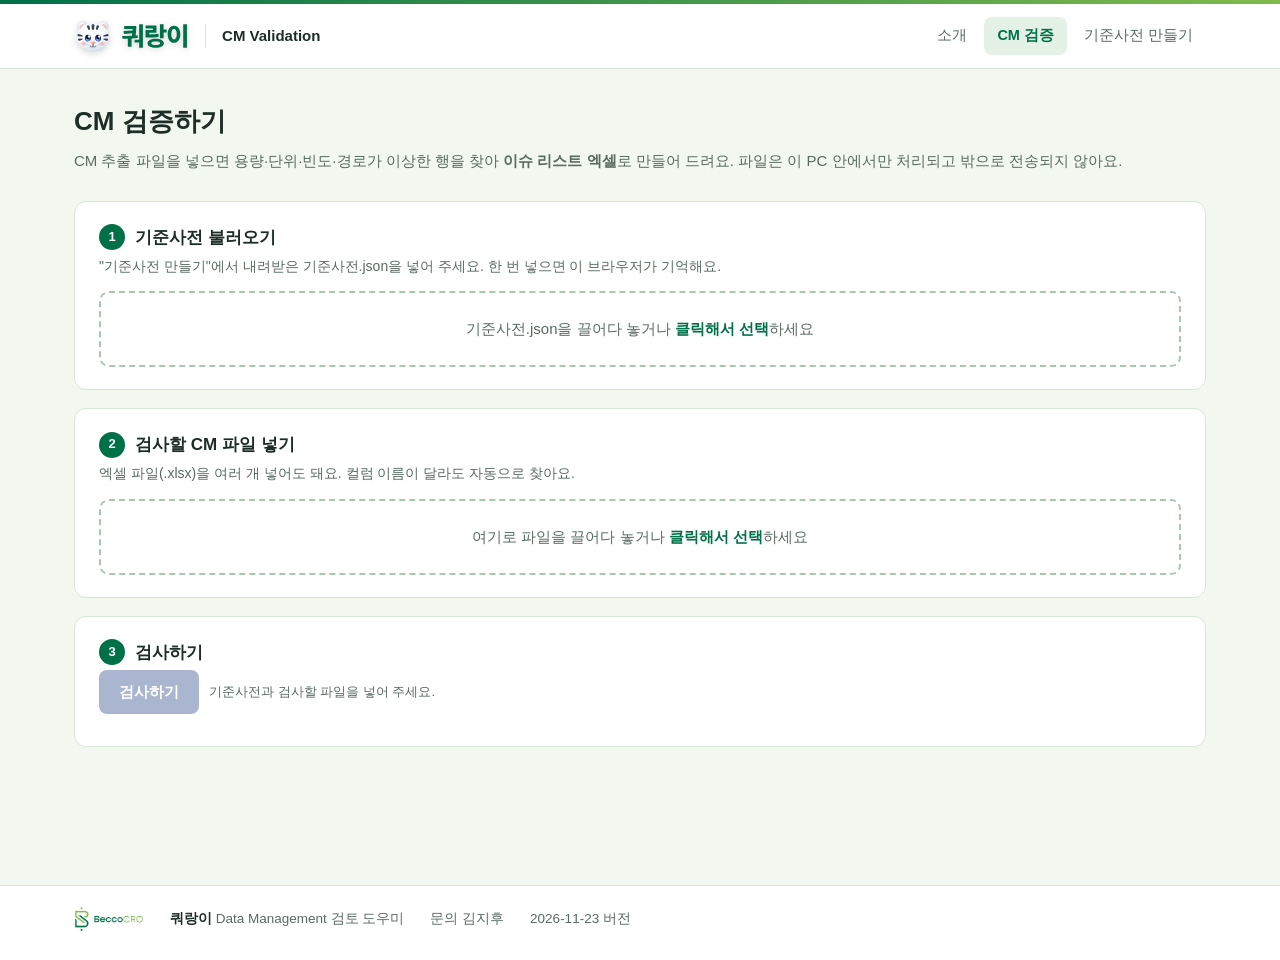
<file: cm-check.html>
<!DOCTYPE html>
<html lang="ko">
<head>
<meta charset="utf-8">
<meta name="viewport" content="width=device-width, initial-scale=1">
<meta name="robots" content="noindex, nofollow">
<title>CM 검증 · 쿼랑이</title>
<link rel="icon" href="img/favicon.ico" sizes="any">
<link rel="icon" type="image/png" sizes="32x32" href="img/favicon-32.png">
<link rel="icon" type="image/png" sizes="16x16" href="img/favicon-16.png">
<link rel="apple-touch-icon" href="img/apple-touch-icon.png">
<link rel="stylesheet" href="css/site.css">
<style>
  :root{--bg:#f2f7f0;--card:#fff;--ink:#1f2d27;--sub:#5a6b62;--line:#d9e6da;--accent:#007049;--accent-soft:#e3f1e6;--ok:#1f8a4c;--ok-soft:#e5f4ec;--warn:#b5590f;--warn-soft:#fcefe2;--err:#c0352b;--err-soft:#fde8e6;--na:#6b7280;--na-soft:#eef0f3}
  *{box-sizing:border-box}
  body{margin:0;background:var(--bg);color:var(--ink);font:15px/1.6 "Pretendard","Apple SD Gothic Neo","Malgun Gothic",sans-serif}
  a{color:var(--accent)}
  main{max-width:1180px;margin:0 auto;padding:32px 24px 64px}
  h1{font-size:26px;margin:0 0 6px}
  .lead{color:var(--sub);margin:0 0 28px}
  .step{background:var(--card);border:1px solid var(--line);border-radius:12px;padding:22px 24px;margin-bottom:18px}
  .step h2{font-size:17px;margin:0 0 4px;display:flex;align-items:center;gap:10px}
  .num{display:inline-flex;width:26px;height:26px;border-radius:50%;background:var(--accent);color:#fff;font-size:13px;align-items:center;justify-content:center}
  .hint{color:var(--sub);font-size:14px;margin:0 0 14px}
  .drop{border:2px dashed #a9c7b0;border-radius:10px;padding:24px;text-align:center;color:var(--sub);cursor:pointer;transition:.15s}
  .drop.on{border-color:var(--accent);background:var(--accent-soft);color:var(--accent)}
  .drop b{color:var(--accent)}
  .dictInfo{display:flex;align-items:center;gap:14px;flex-wrap:wrap;background:var(--ok-soft);border-radius:10px;padding:12px 16px;margin-bottom:12px}
  .dictInfo b{color:var(--ok)}
  table{width:100%;border-collapse:collapse;font-size:14px}
  th,td{text-align:left;padding:9px 10px;border-bottom:1px solid var(--line);vertical-align:top}
  th{color:var(--sub);font-weight:600;background:#f6faf5;position:sticky;top:0}
  .tag{display:inline-block;border-radius:6px;padding:2px 8px;font-size:12.5px;font-weight:600;white-space:nowrap}
  .t-오류{background:var(--err-soft);color:var(--err)}
  .t-확인{background:var(--warn-soft);color:var(--warn)}
  .t-판정{background:var(--na-soft);color:var(--na)}
  .t-정상{background:var(--ok-soft);color:var(--ok)}
  .t-제외{background:var(--warn-soft);color:var(--warn)}
  button{font:inherit;border:0;border-radius:8px;padding:10px 20px;cursor:pointer;font-weight:600}
  .primary{background:var(--accent);color:#fff}
  .primary:disabled{background:#aab6cf;cursor:not-allowed}
  .ghost{background:var(--accent-soft);color:var(--accent);padding:7px 14px;font-size:14px}
  .row{display:flex;gap:10px;align-items:center;flex-wrap:wrap;margin-bottom:10px}
  .muted{color:var(--sub);font-size:13px}
  .cards{display:grid;grid-template-columns:repeat(4,1fr);gap:12px;margin:6px 0 18px}
  .card{border:1px solid var(--line);border-radius:10px;padding:12px 14px;cursor:pointer;transition:.12s;background:#fff}
  .card:hover{border-color:#a9c7b0}
  .card.sel{outline:2px solid var(--accent);outline-offset:-1px}
  .card .v{font-size:24px;font-weight:700}
  .card .k{font-size:13px;color:var(--sub)}
  .card.c-오류 .v{color:var(--err)} .card.c-확인 .v{color:var(--warn)} .card.c-판정 .v{color:var(--na)} .card.c-정상 .v{color:var(--ok)}
  .search{flex:1;min-width:200px;padding:8px 12px;border:1px solid var(--line);border-radius:8px;font-size:14px}
  .tableWrap{max-height:640px;overflow:auto;border:1px solid var(--line);border-radius:10px}
  .iss{margin:0 0 4px}
  .iss .rule{font-weight:700;font-size:12.5px;margin-right:6px}
  .iss .ref{color:var(--sub);font-size:13px}
  .val{font-family:ui-monospace,Consolas,monospace;font-size:13px}
  .note{background:#fffbea;border:1px solid #f0e2a8;border-radius:10px;padding:12px 16px;font-size:14px;color:#6b5a12;margin-top:18px}
  details{margin-top:14px} summary{cursor:pointer;color:var(--sub);font-size:14px}
  .rules td{font-size:13.5px}
  .rules td .eg{display:block;margin-top:3px;color:var(--sub);font-size:13px}
  .rules td .lv{display:block;margin-top:2px;font-size:12px;font-weight:600;color:var(--amber)}
  .hidden{display:none}
</style>
</head>
<body>
<header class="site-head"><div class="in"><a class="brand" href="index.html" aria-label="쿼랑이 처음 화면"><svg width="38" height="38" viewBox="18 22 164 140" role="img" aria-label="쿼랑이" xmlns="http://www.w3.org/2000/svg"><defs>
  <radialGradient id="hfur" cx="40%" cy="30%" r="78%">
    <stop offset="0" stop-color="#ffffff"/><stop offset=".55" stop-color="#f4f6f9"/><stop offset=".85" stop-color="#dfe5ee"/><stop offset="1" stop-color="#c3ccda"/>
  </radialGradient>
  <radialGradient id="hbody" cx="38%" cy="25%" r="80%">
    <stop offset="0" stop-color="#ffffff"/><stop offset=".6" stop-color="#eef1f6"/><stop offset="1" stop-color="#b9c3d2"/>
  </radialGradient>
  <radialGradient id="hear" cx="40%" cy="35%" r="70%">
    <stop offset="0" stop-color="#ffffff"/><stop offset="1" stop-color="#cbd3df"/>
  </radialGradient>
  <radialGradient id="hinner" cx="50%" cy="38%" r="62%">
    <stop offset="0" stop-color="#ffd9d2"/><stop offset=".7" stop-color="#f4aaa1"/><stop offset="1" stop-color="#e48e86"/>
  </radialGradient>
  <linearGradient id="hstripe" x1="0" y1="0" x2="0" y2="1">
    <stop offset="0" stop-color="#4b5874"/><stop offset="1" stop-color="#262f45"/>
  </linearGradient>
  <radialGradient id="hiris" cx="50%" cy="72%" r="70%">
    <stop offset="0" stop-color="#7fb2ff"/><stop offset=".45" stop-color="#3561b8"/><stop offset="1" stop-color="#16244d"/>
  </radialGradient>
  <radialGradient id="hmuzzle" cx="50%" cy="30%" r="72%">
    <stop offset="0" stop-color="#ffffff"/><stop offset="1" stop-color="#dbe1ea"/>
  </radialGradient>
  <radialGradient id="hnose" cx="42%" cy="28%" r="72%">
    <stop offset="0" stop-color="#ffbdb2"/><stop offset="1" stop-color="#d4574f"/>
  </radialGradient>
  <radialGradient id="hblush" cx="50%" cy="50%" r="50%">
    <stop offset="0" stop-color="#ff9b94" stop-opacity=".8"/><stop offset="1" stop-color="#ff9b94" stop-opacity="0"/>
  </radialGradient>
  <linearGradient id="hscarf" x1="0" y1="0" x2="1" y2="1">
    <stop offset="0" stop-color="#9fd067"/><stop offset=".5" stop-color="#4fa257"/><stop offset="1" stop-color="#007049"/>
  </linearGradient>
  <linearGradient id="hboard" x1="0" y1="0" x2="1" y2="1">
    <stop offset="0" stop-color="#2f9a68"/><stop offset="1" stop-color="#00593a"/>
  </linearGradient>
  <linearGradient id="hring" x1="0" y1="0" x2="1" y2="1">
    <stop offset="0" stop-color="#b3dc7e"/><stop offset=".45" stop-color="#80ba4c"/><stop offset="1" stop-color="#006a45"/>
  </linearGradient>
  <radialGradient id="hlens" cx="35%" cy="30%" r="80%">
    <stop offset="0" stop-color="#ffffff" stop-opacity=".95"/><stop offset=".5" stop-color="#e3f3e2" stop-opacity=".7"/><stop offset="1" stop-color="#9fcfae" stop-opacity=".85"/>
  </radialGradient>
  <linearGradient id="hhandle" x1="0" y1="0" x2="1" y2="0">
    <stop offset="0" stop-color="#27342e"/><stop offset=".5" stop-color="#55665d"/><stop offset="1" stop-color="#1c2622"/>
  </linearGradient>
  <filter id="hsoft" x="-30%" y="-30%" width="160%" height="160%"><feGaussianBlur stdDeviation="5"/></filter>
  <filter id="hsoft2" x="-30%" y="-30%" width="160%" height="160%"><feGaussianBlur stdDeviation="2.4"/></filter>
</defs>
  <g>
    <circle cx="55" cy="50" r="22" fill="url(#hear)"/>
    <circle cx="145" cy="50" r="22" fill="url(#hear)"/>
  </g>
  <ellipse cx="56" cy="53" rx="11.5" ry="11" fill="url(#hinner)"/>
  <ellipse cx="144" cy="53" rx="11.5" ry="11" fill="url(#hinner)"/>
  <path d="M50 45c3-2 7-2 10 0M140 45c3-2 7-2 10 0" stroke="#fff" stroke-width="2.4" stroke-linecap="round" opacity=".9"/>
  <path d="M100 38C140 38 167 61 170 96L179 103L168 108L177 116L163 122C154 146 128 158 100 158C72 158 46 146 37 122L23 116L32 108L21 103L30 96C33 61 60 38 100 38Z" fill="url(#hfur)"/>
  <ellipse cx="82" cy="56" rx="32" ry="12" fill="#fff" opacity=".9" filter="url(#hsoft2)"/>
  <g fill="url(#hstripe)">
    <path d="M100 40c-4.4 0-6.6 3.2-6.4 7.4l1.8 15.4c.5 3 8.7 3 9.2 0l1.8-15.4c.2-4.2-2-7.4-6.4-7.4Z"/>
    <path d="M77.5 45.5c-3.3 1.1-4.4 4.4-3.1 7.4l6.3 11.6c1.5 2.4 7.1.4 6.5-2.4L85 50c-.8-3.8-4.3-5.4-7.5-4.5Z"/>
    <path d="M122.5 45.5c3.3 1.1 4.4 4.4 3.1 7.4l-6.3 11.6c-1.5 2.4-7.1.4-6.5-2.4L115 50c.8-3.8 4.3-5.4 7.5-4.5Z"/>
    <path d="M33 87c-1 3.3 1.2 6.4 4.4 6.6l16 1c2.8.1 3.3-4.8.6-5.8l-15-5.3c-3.2-1.1-5.4 1-6 3.5Z"/>
    <path d="M35 107.5c0 3.2 2.8 5.4 5.8 4.5l12.8-3.9c2.7-.8 1.7-5.3-1.1-5.3l-13.2.3c-2.6.1-4.3 1.8-4.3 4.4Z"/>
    <path d="M167 87c1 3.3-1.2 6.4-4.4 6.6l-16 1c-2.8.1-3.3-4.8-.6-5.8l15-5.3c3.2-1.1 5.4 1 6 3.5Z"/>
    <path d="M165 107.5c0 3.2-2.8 5.4-5.8 4.5l-12.8-3.9c-2.7-.8-1.7-5.3 1.1-5.3l13.2.3c2.6.1 4.3 1.8 4.3 4.4Z"/>
  </g>
  <ellipse cx="59" cy="124" rx="16" ry="10.5" fill="url(#hblush)"/>
  <ellipse cx="141" cy="124" rx="16" ry="10.5" fill="url(#hblush)"/>
  <g class="eyes">
    <ellipse cx="78" cy="101" rx="12.5" ry="14.5" fill="#101a35"/>
    <ellipse cx="122" cy="101" rx="12.5" ry="14.5" fill="#101a35"/>
    <ellipse cx="78" cy="102.5" rx="10.6" ry="12.4" fill="url(#hiris)"/>
    <ellipse cx="122" cy="102.5" rx="10.6" ry="12.4" fill="url(#hiris)"/>
    <ellipse cx="78" cy="100" rx="5.6" ry="6.6" fill="#0b1229"/>
    <ellipse cx="122" cy="100" rx="5.6" ry="6.6" fill="#0b1229"/>
    <ellipse cx="83" cy="94.5" rx="4.8" ry="5.4" fill="#fff"/>
    <ellipse cx="127" cy="94.5" rx="4.8" ry="5.4" fill="#fff"/>
    <circle cx="73.5" cy="107.5" r="2.2" fill="#fff" opacity=".9"/>
    <circle cx="117.5" cy="107.5" r="2.2" fill="#fff" opacity=".9"/>
    <path d="M71 110.5c4 3 10 3 14 0M115 110.5c4 3 10 3 14 0" stroke="#a9ccff" stroke-width="1.6" stroke-linecap="round" fill="none" opacity=".7"/>
  </g>
  <ellipse cx="100" cy="127.5" rx="27" ry="18" fill="url(#hmuzzle)"/>
  <g stroke="#9aa6b8" stroke-width="1.3" stroke-linecap="round" opacity=".75">
    <path d="M76 126l-19-3M76 131l-19 1.5M124 126l19-3M124 131l19 1.5"/>
  </g>
  <g fill="#b6bfcc"><circle cx="86" cy="128" r="1.1"/><circle cx="83" cy="132" r="1.1"/><circle cx="114" cy="128" r="1.1"/><circle cx="117" cy="132" r="1.1"/></g>
  <path d="M91.8 117.2h16.4c2.3 0 3.4 2.5 1.9 4.2l-8.1 7.8c-1.1 1-2.9 1-4 0l-8.1-7.8c-1.5-1.7-.4-4.2 1.9-4.2Z" fill="url(#hnose)"/>
  <ellipse cx="97" cy="119.8" rx="3.8" ry="1.7" fill="#fff" opacity=".75"/>
  <path d="M100 129v4.4c0 3.8-3 6-6.3 6-3 0-5.2-2-5.7-4.5M100 133.4c0 3.8 3 6 6.3 6 3 0 5.2-2 5.7-4.5" fill="none" stroke="#3a3f4d" stroke-width="2.6" stroke-linecap="round"/>
  <path d="M96 140.5c1.4 3.2 6.6 3.2 8 0" fill="#f08c86"/>
</svg><svg class="wordmark" width="65.1" height="24" viewBox="14 -1654 5044 1860" aria-hidden="true"><path d="M1118 -1506H180V-1276H832C831 -1236 829 -1193 828 -1148L130 -1120L166 -882L806 -934C798 -875 788 -814 776 -748C510 -733 246 -731 24 -728L56 -502C184 -502 323 -503 468 -508V116H756V-522C920 -534 1086 -552 1248 -580L1226 -786C1173 -779 1119 -773 1066 -768C1116 -1042 1116 -1231 1118 -1382ZM1634 -1642H1344V-438H988V-212H1344V190H1634Z M3239.04 -1642H2951.04V-546H3239.04V-988H3479.04V-1224H3239.04ZM2685.04 -1534H1837.04V-1310H2403.04V-1184H1839.04V-606H1997.04C2379.04 -606 2613.04 -616 2863.04 -666L2833.04 -892C2616.04 -853 2420.04 -843 2127.04 -840V-972H2685.04ZM2629.04 -516C2237.04 -516 1993.04 -380 1993.04 -158C1993.04 62 2237.04 190 2629.04 190C3013.04 190 3257.04 62 3257.04 -158C3257.04 -380 3013.04 -516 2629.04 -516ZM2629.04 -294C2859.04 -294 2973.04 -250 2973.04 -158C2973.04 -66 2859.04 -24 2629.04 -24C2395.04 -24 2277.04 -66 2279.04 -158C2277.04 -250 2395.04 -294 2629.04 -294Z M5048.08 -1644H4758.08V196H5048.08ZM4046.08 -1518C3762.08 -1518 3554.08 -1264 3554.08 -862C3554.08 -454 3762.08 -200 4046.08 -200C4324.08 -200 4532.08 -454 4534.08 -862C4532.08 -1264 4324.08 -1518 4046.08 -1518ZM4046.08 -1258C4172.08 -1258 4256.08 -1124 4256.08 -862C4256.08 -596 4172.08 -462 4046.08 -462C3916.08 -462 3832.08 -596 3834.08 -862C3832.08 -1124 3916.08 -1258 4046.08 -1258Z" fill="currentColor"/></svg></a><a class="section" href="cm.html">CM Validation</a><nav aria-label="CM Validation 메뉴"><a href="cm.html">소개</a><a href="cm-check.html" aria-current="page">CM 검증</a><a href="cm-dictionary.html">기준사전 만들기</a></nav></div></header>
<main>
  <h1>CM 검증하기</h1>
  <p class="lead">CM 추출 파일을 넣으면 용량·단위·빈도·경로가 이상한 행을 찾아 <b>이슈 리스트 엑셀</b>로 만들어 드려요. 파일은 이 PC 안에서만 처리되고 밖으로 전송되지 않아요.</p>

  <section class="step">
    <h2><span class="num">1</span>기준사전 불러오기</h2>
    <p class="hint">"기준사전 만들기"에서 내려받은 기준사전.json을 넣어 주세요. 한 번 넣으면 이 브라우저가 기억해요.</p>
    <div id="dictInfo" class="dictInfo hidden"></div>
    <div class="drop" id="dropDict">기준사전.json을 끌어다 놓거나 <b>클릭해서 선택</b>하세요</div>
    <input type="file" id="pickDict" accept=".json" class="hidden">
  </section>

  <section class="step">
    <h2><span class="num">2</span>검사할 CM 파일 넣기</h2>
    <p class="hint">엑셀 파일(.xlsx)을 여러 개 넣어도 돼요. 컬럼 이름이 달라도 자동으로 찾아요.</p>
    <div class="drop" id="dropData">여기로 파일을 끌어다 놓거나 <b>클릭해서 선택</b>하세요</div>
    <input type="file" id="pickData" accept=".xlsx,.xls" multiple class="hidden">
    <div id="fileBox" class="hidden" style="margin-top:14px">
      <table><thead><tr><th style="width:26%">파일</th><th style="width:10%">행</th><th>상태</th></tr></thead><tbody id="fileRows"></tbody></table>
      <div class="row" style="margin-top:10px"><button class="ghost" id="clear">파일 모두 지우기</button></div>
    </div>
  </section>

  <section class="step">
    <h2><span class="num">3</span>검사하기</h2>
    <div class="row"><button class="primary" id="run" disabled>검사하기</button><span class="muted" id="runMsg">기준사전과 검사할 파일을 넣어 주세요.</span></div>
    <div id="result" class="hidden">
      <div class="cards" id="cards"></div>
      <div class="row">
        <button class="primary" id="dl">이슈 리스트 엑셀 내려받기</button>
        <span class="muted">원본의 모든 행이 파일별 시트에 원본 순서대로 담기고, 문제가 된 칸은 노란색으로 칠해져요.</span>
      </div>
      <div class="row" style="margin-top:14px">
        <input class="search" id="q" placeholder="제품명, 피험자, 룰(예: DOSE-01)로 찾기">
        <span class="muted" id="count"></span>
      </div>
      <div class="tableWrap">
        <table><thead><tr><th style="width:8%">판정</th><th style="width:11%">파일 · 행</th><th style="width:9%">피험자</th><th style="width:18%">제품명</th><th style="width:15%">용량 · 단위 · 빈도 · 경로</th><th>내용</th></tr></thead><tbody id="resRows"></tbody></table>
      </div>
      <p class="muted" id="more"></p>
      <div class="note">이 결과는 검토를 돕기 위한 것이고, 쿼리 여부는 DM 담당자가 최종 판단해요. "확인 필요"는 학습한 과제들에서 드물게 쓰인 값이라는 뜻이고, 틀렸다는 뜻은 아니에요.</div>
      <details>
        <summary>룰 설명 보기</summary>
        <p class="muted" style="margin:8px 0 0">단위와 경로는 먼저 표준 단위·표준 경로로 바꾼 뒤 점검해요. 예: ampule → amp, 좌제 → supp, 항문 → RECTAL, 피부 → TOPICAL</p>
        <table class="rules" style="margin-top:8px"><tbody>
          <tr><td style="width:14%"><b>STRUCT-01</b></td><td>용량(CMDOSE)은 0.5, 12처럼 숫자만 입력해야 해요. 숫자 형식이 아니거나 0 이하면 오류예요. UK·unk·unknown·모름은 허용해요.<span class="eg">예: &quot;1/2&quot;, &quot;1~2&quot;, &quot;.5&quot;, &quot;5.&quot;, &quot;0,5&quot;, &quot;1,000&quot;, &quot;05&quot;, &quot;20mg&quot;, 엑셀이 날짜로 바꾼 &quot;01월 02일&quot;</span></td></tr>
          <tr><td><b>STRUCT-02</b></td><td>필수값(용량·단위·빈도·경로)이 비어 있어요. 빈도 컬럼이 없는 파일은 빈도를 검사하지 않아요.<span class="eg">예: 용량 2, 단위 빈칸</span></td></tr>
          <tr><td><b>STRUCT-03</b></td><td>입력한 단위를 표준 단위로 바꾼 뒤, 허용 단위 목록에 없으면 오류예요. milligram·밀리그램처럼 풀어 쓴 단위와 "모름"(UK로 봄)도 인정해요.<span class="eg">예: 알, 스푼</span></td></tr>
          <tr><td><b>STRUCT-04</b></td><td>빈도·경로가 표준 표기가 아니에요. 경로는 표준 경로로 바꾼 뒤 점검해요.<span class="eg">예: 빈도 &quot;5~6회&quot;, &quot;하루한번&quot;, 경로 &quot;주사&quot;</span></td></tr>
          <tr><td><b>FORM-01</b></td><td>제품명이 "정" 또는 영문 tab으로 끝나는데 단위가 캡슐(cap)이에요.<span class="eg">예: 레토프라 정 10mg 1 cap, Pletaal tab. 100mg 1 cap</span></td></tr>
          <tr><td><b>FORM-02</b></td><td>제품명이 "캡슐"·"캡" 또는 영문 cap으로 끝나는데 단위가 정(tab)이에요.<span class="eg">예: 엘도스 캡슐 2 tab, CELEBREX CAP 100mg 2 tab</span></td></tr>
          <tr><td><b>FORM-03</b></td><td>제품명이 "주"·"주사" 또는 영문 inj로 끝나는데 경로가 IV·IM·SC가 아니에요.<span class="eg">예: 페니라민 주사 경로 PO, 타조락탐 주 4.5g 경로 PO</span></td></tr>
          <tr><td><b>FORM-04</b></td><td>제품명이 정·캡슐로 끝나는 고형제인데 단위가 ml·drop·puff예요.<span class="eg">예: 레토프라 정 10mg 5 ml</span></td></tr>
          <tr><td><b>UNIT-01</b></td><td>단위가 tab인데 경로가 PO·SUBLINGUAL·VAGINAL이 아니거나, cap인데 PO·VAGINAL·INHALATION이 아니에요.<span class="eg">예: 1 tab SC</span></td></tr>
          <tr><td><b>UNIT-02</b></td><td>입력한 단위를 표준 단위로 바꾼 뒤, 주사 단위(amp·vial·syringe·bag)인데 경로가 PO·TOPICAL이면 오류예요. ampule·ample·앰플은 amp로, syr·syrn은 syringe로 봐요. 흡입·코세척 앰플은 허용해요.<span class="eg">예: 1 ampule PO, 1 vial TOPICAL</span></td></tr>
          <tr><td><b>UNIT-03</b></td><td>단위가 puff인데 경로가 INHALATION·NASAL·SUBLINGUAL이 아니에요.<span class="eg">예: 2 puff PO</span></td></tr>
          <tr><td><b>UNIT-04</b></td><td>단위가 drop인데 경로가 IV·IM·SC예요.<span class="eg">예: 2 drop IV</span></td></tr>
          <tr><td><b>UNIT-05</b></td><td>단위가 좌약(supp·suppository·좌약·좌제)인데 경로가 RECTAL·VAGINAL이 아니에요. 항문·직장은 RECTAL로, 질·질내는 VAGINAL로 봐요.<span class="eg">예: 1 suppository PO</span></td></tr>
          <tr><td><b>NAME-01</b></td><td>점안제(점안·안약·eye drop·opht)인데 경로가 OPHTHALMIC이 아니에요.<span class="eg">예: Hyabak eye drop 경로 TOPICAL</span></td></tr>
          <tr><td><b>NAME-02</b><span class="lv">확인 필요</span></td><td>비강 제품(나잘·nasal·비강)인데 경로가 NASAL이 아니에요.<span class="eg">예: 나조넥스 나잘스프레이 경로 INHALATION</span></td></tr>
          <tr><td><b>NAME-03</b></td><td>흡입제(흡입·~할러·엘립타·네뷸 등)인데 경로가 INHALATION이 아니에요.<span class="eg">예: 세레타이드 디스커스 1 dose 경로 PO</span></td></tr>
          <tr><td><b>NAME-04</b></td><td>패취제(패취·패치·플라스타)인데 경로가 TRANSDERMAL·TOPICAL이 아니에요. skin·피부는 TOPICAL로 봐요.<span class="eg">예: 듀로제식 패취 경로 PO</span></td></tr>
          <tr><td><b>NAME-05</b></td><td>시럽·현탁액·내복액(경구 액제)인데 경로가 PO가 아니에요. 점안·비강·주사 현탁액은 제외해요.<span class="eg">예: 코대원포르테시럽 경로 TOPICAL</span></td></tr>
          <tr><td><b>NAME-06</b></td><td>연고·크림·로션(외용제)인데 경로가 PO예요. 먹는 겔(알마겔 등) 때문에 "겔"은 보지 않아요.<span class="eg">예: 더모베이트 크림 경로 PO</span></td></tr>
          <tr><td><b>NAME-07</b></td><td>좌제·좌약인데 경로가 RECTAL·VAGINAL이 아니에요.<span class="eg">예: 둘코락스 좌약 경로 PO</span></td></tr>
          <tr><td><b>NAME-08</b></td><td>질정·질캡슐·질좌제인데 경로가 VAGINAL이 아니에요. 일반 "연질캡슐"은 해당 없어요.<span class="eg">예: 카네스텐 질정 경로 PO</span></td></tr>
          <tr><td><b>DOSE-01</b></td><td>제품명의 함량과 1회 용량이 10배 이상 차이 나거나, 정·캡슐을 한 번에 10개 이상 입력했어요. mg·mcg·g는 mg로 바꿔 비교해요.<span class="eg">예: 타이레놀정500mg인데 5000 mg, 씬지록신 75μg 정인데 30 tab</span></td></tr>
          <tr><td><b>DICT-DOSE</b><span class="lv">확인 필요</span></td><td>이 제품을 쓴 피험자의 5% 미만만 쓴 1회 용량이에요. tab·cap·puff는 함량을 곱해 mg로 바꿔 비교해요.<span class="eg">예: 98%가 10 mg인 제품에 2 tab(20 mg)</span></td></tr>
          <tr><td><b>DICT-FREQ</b><span class="lv">확인 필요</span></td><td>이 제품을 쓴 피험자의 5% 미만만 쓴 빈도예요.<span class="eg">예: 모두 QD로 쓴 제품에 TID</span></td></tr>
          <tr><td><b>DICT-ROUTE</b><span class="lv">확인 필요</span></td><td>이 제품을 쓴 피험자의 5% 미만만 쓴 경로예요.<span class="eg">예: 모두 PO로 쓴 제품에 SUBLINGUAL</span></td></tr>
          <tr><td><b>DICT-UNIT</b><span class="lv">확인 필요</span></td><td>제품명에 함량이 없어 mg로 바꿀 수 없는 제품인데, 주로 쓰인 단위와 다른 단위로 입력했어요.<span class="eg">예: 주로 mg로 입력된 제품을 2 cap으로 입력</span></td></tr>
        </tbody></table>
      </details>
    </div>
  </section>
</main>

<footer class="site-foot"><div class="in">
  <img src="img/becco-logo.png" alt="BeccoCRO" width="70" height="26">
  <span><b>쿼랑이</b> Data Management 검토 도우미</span>
  <span>문의 김지후</span>
  <span>2026-11-23 버전</span>
</div></footer>

<script src="js/xlsx-style.min.js"></script>
<script src="js/cm-core.js"></script>
<script>
(function(){
  var dic = null, files = [], results = [], filter = 'issue';
  var $ = function(id){ return document.getElementById(id); };
  var esc = function(s){ return String(s == null ? '' : s).replace(/[&<>"]/g, function(c){ return {'&':'&amp;','<':'&lt;','>':'&gt;','"':'&quot;'}[c]; }); };
  var fmt = function(n){ return Number(n).toLocaleString('ko-KR'); };
  var STORE = 'cmv.dictionary';

  function dropZone(zone, input, onFiles){
    zone.onclick = function(){ input.click(); };
    input.onchange = function(){ onFiles(input.files); input.value = ''; };
    ['dragenter','dragover'].forEach(function(e){ zone.addEventListener(e, function(ev){ ev.preventDefault(); zone.classList.add('on'); }); });
    ['dragleave','drop'].forEach(function(e){ zone.addEventListener(e, function(ev){ ev.preventDefault(); zone.classList.remove('on'); }); });
    zone.addEventListener('drop', function(ev){ onFiles(ev.dataTransfer.files); });
  }

  // ---- 1. 기준사전 ----
  function setDict(d, remember){
    if (!d || !d.products || !d.meta) { alert('기준사전 파일 형식이 아니에요. "기준사전 만들기"에서 내려받은 .json 파일을 넣어 주세요.'); return; }
    dic = d;
    if (remember) { try { localStorage.setItem(STORE, JSON.stringify(d)); } catch (e) {} }
    var m = d.meta, used = m.files.filter(function(f){ return f.used; }).map(function(f){ return f.label; });
    var dt = new Date(m.created);
    $('dictInfo').innerHTML = '<span><b>기준사전 사용 중</b></span><span class="muted">' + dt.getFullYear() + '-' + String(dt.getMonth()+1).padStart(2,'0') + '-' + String(dt.getDate()).padStart(2,'0') +
      ' 만듦 · 과제 ' + used.length + '개(' + esc(used.join(', ')) + ') · 제품 ' + fmt(m.stats.products) + '개 · 비교 가능 ' + fmt(m.stats.judgedProducts) + '개 · 기준 ' + m.params.minSubj + '명 / ' + Math.round(m.params.rareCut * 100) + '%</span>';
    $('dictInfo').classList.remove('hidden');
    $('dropDict').innerHTML = '다른 기준사전으로 바꾸려면 끌어다 놓거나 <b>클릭해서 선택</b>하세요';
    updateRun();
  }
  dropZone($('dropDict'), $('pickDict'), function(list){
    var f = list[0]; if (!f) return;
    var rd = new FileReader();
    rd.onload = function(){ try { setDict(JSON.parse(rd.result), true); } catch (e) { alert('기준사전 파일을 읽지 못했어요: ' + e.message); } };
    rd.readAsText(f, 'utf-8');
  });
  try { var saved = localStorage.getItem(STORE); if (saved) setDict(JSON.parse(saved), false); } catch (e) {}

  // ---- 2. 검사할 파일 ----
  dropZone($('dropData'), $('pickData'), function(list){
    var arr = Array.prototype.slice.call(list).filter(function(f){ return /\.xlsx?$/i.test(f.name); });
    if (!arr.length) return;
    $('runMsg').textContent = '파일을 읽는 중이에요…';
    var left = arr.length;
    arr.forEach(function(f){
      var rd = new FileReader();
      rd.onload = function(){
        var label = f.name.replace(/\.xlsx?$/i, '');
        files = files.filter(function(x){ return x.label !== label; });
        var res;
        try { res = CMCore.readFile(XLSX.read(new Uint8Array(rd.result), { type: 'array' }), XLSX, label); }
        catch (e) { res = { label: label, ok: false, reason: '파일을 열 수 없어요: ' + e.message, rows: [] }; }
        files.push({ label: label, result: res });
        if (--left === 0) { files.sort(function(a,b){ return a.label.localeCompare(b.label); }); renderFiles(); }
      };
      rd.readAsArrayBuffer(f);
    });
  });
  $('clear').onclick = function(){ files = []; results = []; renderFiles(); $('result').classList.add('hidden'); };

  function renderFiles(){
    $('fileBox').classList.toggle('hidden', !files.length);
    $('fileRows').innerHTML = files.map(function(f){
      var r = f.result;
      var st = r.ok ? ('<span class="tag t-정상">검사 가능</span> <span class="muted">' + (r.hasFreq ? '' : '빈도 컬럼이 없어 빈도는 검사하지 않아요') + '</span>')
                    : ('<span class="tag t-제외">검사 불가</span> <span class="muted">' + esc(r.reason) + '</span>');
      return '<tr><td><b>' + esc(f.label) + '</b></td><td>' + fmt(r.rows.length) + '</td><td>' + st + '</td></tr>';
    }).join('');
    updateRun();
  }
  function updateRun(){
    var n = files.filter(function(f){ return f.result.ok; }).length;
    $('run').disabled = !(dic && n);
    $('runMsg').textContent = !dic ? '먼저 기준사전을 불러와 주세요.' : (!files.length ? '검사할 파일을 넣어 주세요.' : '검사할 파일 ' + n + '개');
  }

  // ---- 3. 검사 ----
  $('run').onclick = function(){
    results = [];
    files.forEach(function(f){
      if (!f.result.ok) return;
      CMCore.validate(f.result, dic).results.forEach(function(x){ x.file = f.label; results.push(x); });
    });
    filter = 'issue';
    renderCards(); renderResults();
    $('result').classList.remove('hidden');
    $('runMsg').textContent = '검사를 마쳤어요. 전체 ' + fmt(results.length) + '행';
  };

  var LEVELS = [['오류','오류','근거가 확실한 문제'],['확인 필요','확인','이 제품에서 드문 값'],['규칙만 통과','판정','기준사전과 비교 못 한 제품'],['정상','정상','문제 없음']];
  function renderCards(){
    var cnt = {}; LEVELS.forEach(function(l){ cnt[l[0]] = 0; });
    results.forEach(function(x){ cnt[x.level]++; });
    $('cards').innerHTML = LEVELS.map(function(l){
      var sel = filter === l[0] || (filter === 'issue' && (l[0] === '오류' || l[0] === '확인 필요'));
      return '<div class="card c-' + l[1] + (sel ? ' sel' : '') + '" data-f="' + l[0] + '"><div class="v">' + fmt(cnt[l[0]]) + '</div><div class="k">' + l[0] + ' · ' + l[2] + '</div></div>';
    }).join('');
    Array.prototype.forEach.call($('cards').children, function(c){
      c.onclick = function(){ filter = (filter === c.dataset.f ? 'issue' : c.dataset.f); renderCards(); renderResults(); };
    });
  }

  function vals(r){
    return '<span class="val">' + [r.rawDose, r.rawUnit, r.hasFreq ? r.rawFreq : '—', r.rawRoute].map(function(v){ return v == null || v === '' ? '<span class="muted">(빈칸)</span>' : esc(v); }).join(' · ') + '</span>';
  }
  function renderResults(){
    var q = $('q').value.trim().toUpperCase();
    var list = results.filter(function(x){
      if (filter === 'issue') { if (x.level !== '오류' && x.level !== '확인 필요') return false; }
      else if (x.level !== filter) return false;
      if (!q) return true;
      var hay = (x.file + ' ' + x.row.raw + ' ' + x.row.subjRaw + ' ' + x.issues.map(function(i){ return i.rule; }).join(' ')).toUpperCase();
      return hay.indexOf(q) >= 0;
    });
    var order = { '오류': 0, '확인 필요': 1, '규칙만 통과': 2, '정상': 3 };
    list.sort(function(a,b){ return order[a.level] - order[b.level] || a.file.localeCompare(b.file) || a.row.rowNo - b.row.rowNo; });
    var show = list.slice(0, 300);
    $('resRows').innerHTML = show.map(function(x){
      var r = x.row, cls = x.level.split(' ')[0];
      var body = x.issues.length ? x.issues.map(function(i){
        return '<div class="iss"><span class="rule">' + i.rule + '</span>' + esc(i.msg) + (i.ref ? '<div class="ref">' + esc(i.ref) + '</div>' : '') + '</div>';
      }).join('') : '<span class="muted">' + esc(x.note || '') + '</span>';
      return '<tr><td><span class="tag t-' + cls + '">' + x.level + '</span></td><td>' + esc(x.file) + '<div class="muted">' + r.rowNo + '행</div></td><td>' + esc(r.subjRaw) +
        (r.visit != null ? '<div class="muted">' + esc(r.visit) + '</div>' : '') + '</td><td>' + esc(r.raw) + '</td><td>' + vals(r) + '</td><td>' + body + '</td></tr>';
    }).join('') || '<tr><td colspan="6" class="muted" style="padding:18px">해당하는 행이 없어요.</td></tr>';
    $('count').textContent = fmt(list.length) + '행';
    $('more').textContent = list.length > 300 ? '화면에는 300행까지만 보여요. 전체는 엑셀로 내려받아 확인하세요.' : '';
  }
  $('q').oninput = renderResults;

  // ---- 엑셀 내려받기 ----
  // 원본의 모든 행을 원본 순서대로, 파일마다 시트 하나. 문제가 된 칸만 노란색.
  // 글꼴 맑은 고딕 11pt, 모든 칸 테두리.
  var COLS = [
    { h: 'SUBJID', f: null, w: 12 }, { h: 'SEQ', f: null, w: 6 }, { h: 'CMTRT', f: 'trt', w: 34 },
    { h: 'CMDOSE', f: 'dose', w: 10 }, { h: 'CMDOSU', f: 'unit', w: 10 }, { h: 'CMFREQ', f: 'freq', w: 12 },
    { h: 'CMROUTE', f: 'route', w: 14 }, { h: '룰', f: null, w: 13 }, { h: '내용', f: null, w: 58 },
    { h: '참고', f: null, w: 50 }, { h: '쿼리여부', f: null, w: 10 }
  ];
  var BORDER = { top: { style: 'thin', color: { rgb: '808080' } }, bottom: { style: 'thin', color: { rgb: '808080' } },
                 left: { style: 'thin', color: { rgb: '808080' } }, right: { style: 'thin', color: { rgb: '808080' } } };
  var FONT = { name: '맑은 고딕', sz: 11 };
  function st(extra){
    var s = { font: Object.assign({}, FONT), border: BORDER, alignment: { vertical: 'center', wrapText: true } };
    if (extra && extra.bold) s.font.bold = true;
    if (extra && extra.fill) s.fill = { patternType: 'solid', fgColor: { rgb: extra.fill } };
    if (extra && extra.center) s.alignment.horizontal = 'center';
    return s;
  }
  function cellOf(v, style){
    if (v == null || v === '') return { v: '', t: 's', s: style };
    var n = (typeof v === 'number') ? v : null;
    return n != null ? { v: n, t: 'n', s: style } : { v: String(v), t: 's', s: style };
  }
  function sheetName(label, used){
    var n = String(label).replace(/[\[\]:*?\/\\]/g, '_').slice(0, 31) || '시트';
    var base = n, k = 2;
    while (used[n]) { n = base.slice(0, 28) + '_' + (k++); }
    used[n] = 1; return n;
  }
  function buildSheet(list){
    var head = COLS.map(function(c){ return cellOf(c.h, st({ bold: true, fill: 'E3F1E6', center: true })); });
    var aoa = [head];
    list.forEach(function(x){
      var r = x.row, hl = {};
      x.issues.forEach(function(i){ (i.fields || []).forEach(function(f){ hl[f] = 1; }); });
      var raw = { trt: r.raw, dose: r.rawDose, unit: r.rawUnit, freq: r.hasFreq ? r.rawFreq : '(컬럼 없음)', route: r.rawRoute };
      var rules = x.issues.map(function(i){ return i.rule; }).join('\n');
      var msgs = x.issues.length ? x.issues.map(function(i){ return i.msg; }).join('\n') : (x.level === '규칙만 통과' ? '규칙만 통과 (기준사전 비교 못 함: ' + x.note + ')' : '');
      var refs = x.issues.map(function(i){ return i.ref; }).filter(Boolean).join('\n');
      var vals = [r.subjRaw, r.seq, raw.trt, raw.dose, raw.unit, raw.freq, raw.route, rules, msgs, refs, ''];
      aoa.push(COLS.map(function(c, j){
        return cellOf(vals[j], st({ fill: (c.f && hl[c.f]) ? 'FFFF00' : null, center: j === 1 }));
      }));
    });
    var ws = XLSX.utils.aoa_to_sheet(aoa);
    ws['!cols'] = COLS.map(function(c){ return { wch: c.w }; });
    ws['!autofilter'] = { ref: XLSX.utils.encode_range({ s: { r: 0, c: 0 }, e: { r: aoa.length - 1, c: COLS.length - 1 } }) };
    return ws;
  }

  $('dl').onclick = function(){
    var wb = XLSX.utils.book_new(), used = {}, okFiles = files.filter(function(f){ return f.result.ok; });
    okFiles.forEach(function(f){
      var list = results.filter(function(x){ return x.file === f.label; }).sort(function(a, b){ return a.row.rowNo - b.row.rowNo; });
      XLSX.utils.book_append_sheet(wb, buildSheet(list), sheetName(f.label, used));
    });
    var d = new Date(), stamp = d.getFullYear() + String(d.getMonth()+1).padStart(2,'0') + String(d.getDate()).padStart(2,'0');
    XLSX.writeFile(wb, 'CM_이슈리스트_' + (okFiles.length === 1 ? okFiles[0].label + '_' : '') + stamp + '.xlsx');
  };
})();
</script>
</body>
</html>
</file>
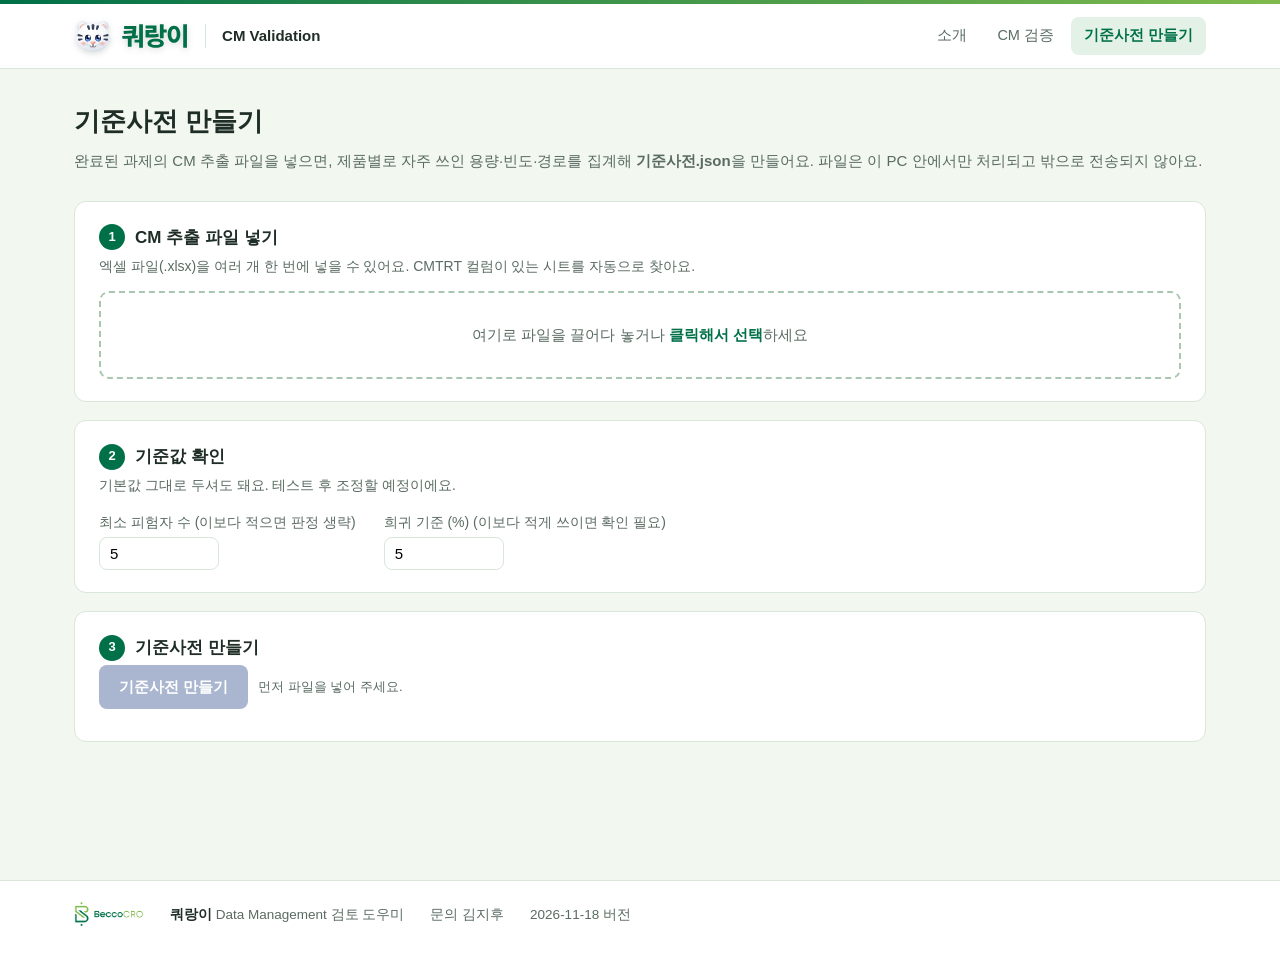
<file: cm-dictionary.html>
<!DOCTYPE html>
<html lang="ko">
<head>
<meta charset="utf-8">
<meta name="viewport" content="width=device-width, initial-scale=1">
<meta name="robots" content="noindex, nofollow">
<title>기준사전 만들기 · 쿼랑이</title>
<link rel="icon" href="img/favicon.ico" sizes="any">
<link rel="icon" type="image/png" sizes="32x32" href="img/favicon-32.png">
<link rel="icon" type="image/png" sizes="16x16" href="img/favicon-16.png">
<link rel="apple-touch-icon" href="img/apple-touch-icon.png">
<link rel="stylesheet" href="css/site.css">
<style>
  :root{--bg:#f2f7f0;--card:#fff;--ink:#1f2d27;--sub:#5a6b62;--line:#d9e6da;--accent:#007049;--accent-soft:#e3f1e6;--ok:#1f8a4c;--ok-soft:#e5f4ec;--warn:#b5590f;--warn-soft:#fcefe2}
  *{box-sizing:border-box}
  body{margin:0;background:var(--bg);color:var(--ink);font:15px/1.6 "Pretendard","Apple SD Gothic Neo","Malgun Gothic",sans-serif}
  main{max-width:1180px;margin:0 auto;padding:32px 24px 64px}
  h1{font-size:26px;margin:0 0 6px}
  .lead{color:var(--sub);margin:0 0 28px}
  .step{background:var(--card);border:1px solid var(--line);border-radius:12px;padding:22px 24px;margin-bottom:18px}
  .step h2{font-size:17px;margin:0 0 4px;display:flex;align-items:center;gap:10px}
  .num{display:inline-flex;width:26px;height:26px;border-radius:50%;background:var(--accent);color:#fff;font-size:13px;align-items:center;justify-content:center}
  .hint{color:var(--sub);font-size:14px;margin:0 0 14px}
  .drop{border:2px dashed #a9c7b0;border-radius:10px;padding:30px;text-align:center;color:var(--sub);cursor:pointer;transition:.15s}
  .drop.on{border-color:var(--accent);background:var(--accent-soft);color:var(--accent)}
  .drop b{color:var(--accent)}
  table{width:100%;border-collapse:collapse;font-size:14px}
  th,td{text-align:left;padding:9px 10px;border-bottom:1px solid var(--line);vertical-align:top}
  th{color:var(--sub);font-weight:600;background:#f6faf5}
  .chip{display:inline-block;background:#eef1f6;border-radius:6px;padding:1px 7px;margin:2px 4px 2px 0;font-size:12.5px;white-space:nowrap}
  .chip.miss{background:var(--warn-soft);color:var(--warn)}
  .tag{display:inline-block;border-radius:6px;padding:2px 8px;font-size:12.5px;font-weight:600}
  .tag.ok{background:var(--ok-soft);color:var(--ok)}
  .tag.no{background:var(--warn-soft);color:var(--warn)}
  .reason{color:var(--warn);font-size:13px;margin-top:3px}
  .params{display:flex;gap:28px;flex-wrap:wrap}
  .params label{display:flex;flex-direction:column;font-size:14px;color:var(--sub);gap:4px}
  .params input{width:120px;padding:7px 10px;border:1px solid var(--line);border-radius:8px;font-size:15px}
  button{font:inherit;border:0;border-radius:8px;padding:10px 20px;cursor:pointer;font-weight:600}
  .primary{background:var(--accent);color:#fff}
  .primary:disabled{background:#aab6cf;cursor:not-allowed}
  .ghost{background:var(--accent-soft);color:var(--accent)}
  .stats{display:grid;grid-template-columns:repeat(auto-fit,minmax(150px,1fr));gap:12px;margin:6px 0 20px}
  .stat{border:1px solid var(--line);border-radius:10px;padding:12px 14px}
  .stat .v{font-size:22px;font-weight:700}
  .stat .k{font-size:13px;color:var(--sub)}
  .row{display:flex;gap:10px;align-items:center;flex-wrap:wrap;margin-bottom:10px}
  .search{flex:1;min-width:200px;padding:8px 12px;border:1px solid var(--line);border-radius:8px;font-size:14px}
  .bar{display:flex;flex-wrap:wrap;gap:4px}
  .pv{font-size:12.5px;border-radius:6px;padding:1px 7px;background:#eef1f6;white-space:nowrap}
  .pv.rare{background:var(--warn-soft);color:var(--warn)}
  .muted{color:var(--sub);font-size:13px}
  .note{background:#fffbea;border:1px solid #f0e2a8;border-radius:10px;padding:12px 16px;font-size:14px;color:#6b5a12;margin-top:18px}
  .hidden{display:none}
</style>
</head>
<body>
<header class="site-head"><div class="in"><a class="brand" href="index.html" aria-label="쿼랑이 처음 화면"><svg width="38" height="38" viewBox="18 22 164 140" role="img" aria-label="쿼랑이" xmlns="http://www.w3.org/2000/svg"><defs>
  <radialGradient id="hfur" cx="40%" cy="30%" r="78%">
    <stop offset="0" stop-color="#ffffff"/><stop offset=".55" stop-color="#f4f6f9"/><stop offset=".85" stop-color="#dfe5ee"/><stop offset="1" stop-color="#c3ccda"/>
  </radialGradient>
  <radialGradient id="hbody" cx="38%" cy="25%" r="80%">
    <stop offset="0" stop-color="#ffffff"/><stop offset=".6" stop-color="#eef1f6"/><stop offset="1" stop-color="#b9c3d2"/>
  </radialGradient>
  <radialGradient id="hear" cx="40%" cy="35%" r="70%">
    <stop offset="0" stop-color="#ffffff"/><stop offset="1" stop-color="#cbd3df"/>
  </radialGradient>
  <radialGradient id="hinner" cx="50%" cy="38%" r="62%">
    <stop offset="0" stop-color="#ffd9d2"/><stop offset=".7" stop-color="#f4aaa1"/><stop offset="1" stop-color="#e48e86"/>
  </radialGradient>
  <linearGradient id="hstripe" x1="0" y1="0" x2="0" y2="1">
    <stop offset="0" stop-color="#4b5874"/><stop offset="1" stop-color="#262f45"/>
  </linearGradient>
  <radialGradient id="hiris" cx="50%" cy="72%" r="70%">
    <stop offset="0" stop-color="#7fb2ff"/><stop offset=".45" stop-color="#3561b8"/><stop offset="1" stop-color="#16244d"/>
  </radialGradient>
  <radialGradient id="hmuzzle" cx="50%" cy="30%" r="72%">
    <stop offset="0" stop-color="#ffffff"/><stop offset="1" stop-color="#dbe1ea"/>
  </radialGradient>
  <radialGradient id="hnose" cx="42%" cy="28%" r="72%">
    <stop offset="0" stop-color="#ffbdb2"/><stop offset="1" stop-color="#d4574f"/>
  </radialGradient>
  <radialGradient id="hblush" cx="50%" cy="50%" r="50%">
    <stop offset="0" stop-color="#ff9b94" stop-opacity=".8"/><stop offset="1" stop-color="#ff9b94" stop-opacity="0"/>
  </radialGradient>
  <linearGradient id="hscarf" x1="0" y1="0" x2="1" y2="1">
    <stop offset="0" stop-color="#9fd067"/><stop offset=".5" stop-color="#4fa257"/><stop offset="1" stop-color="#007049"/>
  </linearGradient>
  <linearGradient id="hboard" x1="0" y1="0" x2="1" y2="1">
    <stop offset="0" stop-color="#2f9a68"/><stop offset="1" stop-color="#00593a"/>
  </linearGradient>
  <linearGradient id="hring" x1="0" y1="0" x2="1" y2="1">
    <stop offset="0" stop-color="#b3dc7e"/><stop offset=".45" stop-color="#80ba4c"/><stop offset="1" stop-color="#006a45"/>
  </linearGradient>
  <radialGradient id="hlens" cx="35%" cy="30%" r="80%">
    <stop offset="0" stop-color="#ffffff" stop-opacity=".95"/><stop offset=".5" stop-color="#e3f3e2" stop-opacity=".7"/><stop offset="1" stop-color="#9fcfae" stop-opacity=".85"/>
  </radialGradient>
  <linearGradient id="hhandle" x1="0" y1="0" x2="1" y2="0">
    <stop offset="0" stop-color="#27342e"/><stop offset=".5" stop-color="#55665d"/><stop offset="1" stop-color="#1c2622"/>
  </linearGradient>
  <filter id="hsoft" x="-30%" y="-30%" width="160%" height="160%"><feGaussianBlur stdDeviation="5"/></filter>
  <filter id="hsoft2" x="-30%" y="-30%" width="160%" height="160%"><feGaussianBlur stdDeviation="2.4"/></filter>
</defs>
  <g>
    <circle cx="55" cy="50" r="22" fill="url(#hear)"/>
    <circle cx="145" cy="50" r="22" fill="url(#hear)"/>
  </g>
  <ellipse cx="56" cy="53" rx="11.5" ry="11" fill="url(#hinner)"/>
  <ellipse cx="144" cy="53" rx="11.5" ry="11" fill="url(#hinner)"/>
  <path d="M50 45c3-2 7-2 10 0M140 45c3-2 7-2 10 0" stroke="#fff" stroke-width="2.4" stroke-linecap="round" opacity=".9"/>
  <path d="M100 38C140 38 167 61 170 96L179 103L168 108L177 116L163 122C154 146 128 158 100 158C72 158 46 146 37 122L23 116L32 108L21 103L30 96C33 61 60 38 100 38Z" fill="url(#hfur)"/>
  <ellipse cx="82" cy="56" rx="32" ry="12" fill="#fff" opacity=".9" filter="url(#hsoft2)"/>
  <g fill="url(#hstripe)">
    <path d="M100 40c-4.4 0-6.6 3.2-6.4 7.4l1.8 15.4c.5 3 8.7 3 9.2 0l1.8-15.4c.2-4.2-2-7.4-6.4-7.4Z"/>
    <path d="M77.5 45.5c-3.3 1.1-4.4 4.4-3.1 7.4l6.3 11.6c1.5 2.4 7.1.4 6.5-2.4L85 50c-.8-3.8-4.3-5.4-7.5-4.5Z"/>
    <path d="M122.5 45.5c3.3 1.1 4.4 4.4 3.1 7.4l-6.3 11.6c-1.5 2.4-7.1.4-6.5-2.4L115 50c.8-3.8 4.3-5.4 7.5-4.5Z"/>
    <path d="M33 87c-1 3.3 1.2 6.4 4.4 6.6l16 1c2.8.1 3.3-4.8.6-5.8l-15-5.3c-3.2-1.1-5.4 1-6 3.5Z"/>
    <path d="M35 107.5c0 3.2 2.8 5.4 5.8 4.5l12.8-3.9c2.7-.8 1.7-5.3-1.1-5.3l-13.2.3c-2.6.1-4.3 1.8-4.3 4.4Z"/>
    <path d="M167 87c1 3.3-1.2 6.4-4.4 6.6l-16 1c-2.8.1-3.3-4.8-.6-5.8l15-5.3c3.2-1.1 5.4 1 6 3.5Z"/>
    <path d="M165 107.5c0 3.2-2.8 5.4-5.8 4.5l-12.8-3.9c-2.7-.8-1.7-5.3 1.1-5.3l13.2.3c2.6.1 4.3 1.8 4.3 4.4Z"/>
  </g>
  <ellipse cx="59" cy="124" rx="16" ry="10.5" fill="url(#hblush)"/>
  <ellipse cx="141" cy="124" rx="16" ry="10.5" fill="url(#hblush)"/>
  <g class="eyes">
    <ellipse cx="78" cy="101" rx="12.5" ry="14.5" fill="#101a35"/>
    <ellipse cx="122" cy="101" rx="12.5" ry="14.5" fill="#101a35"/>
    <ellipse cx="78" cy="102.5" rx="10.6" ry="12.4" fill="url(#hiris)"/>
    <ellipse cx="122" cy="102.5" rx="10.6" ry="12.4" fill="url(#hiris)"/>
    <ellipse cx="78" cy="100" rx="5.6" ry="6.6" fill="#0b1229"/>
    <ellipse cx="122" cy="100" rx="5.6" ry="6.6" fill="#0b1229"/>
    <ellipse cx="83" cy="94.5" rx="4.8" ry="5.4" fill="#fff"/>
    <ellipse cx="127" cy="94.5" rx="4.8" ry="5.4" fill="#fff"/>
    <circle cx="73.5" cy="107.5" r="2.2" fill="#fff" opacity=".9"/>
    <circle cx="117.5" cy="107.5" r="2.2" fill="#fff" opacity=".9"/>
    <path d="M71 110.5c4 3 10 3 14 0M115 110.5c4 3 10 3 14 0" stroke="#a9ccff" stroke-width="1.6" stroke-linecap="round" fill="none" opacity=".7"/>
  </g>
  <ellipse cx="100" cy="127.5" rx="27" ry="18" fill="url(#hmuzzle)"/>
  <g stroke="#9aa6b8" stroke-width="1.3" stroke-linecap="round" opacity=".75">
    <path d="M76 126l-19-3M76 131l-19 1.5M124 126l19-3M124 131l19 1.5"/>
  </g>
  <g fill="#b6bfcc"><circle cx="86" cy="128" r="1.1"/><circle cx="83" cy="132" r="1.1"/><circle cx="114" cy="128" r="1.1"/><circle cx="117" cy="132" r="1.1"/></g>
  <path d="M91.8 117.2h16.4c2.3 0 3.4 2.5 1.9 4.2l-8.1 7.8c-1.1 1-2.9 1-4 0l-8.1-7.8c-1.5-1.7-.4-4.2 1.9-4.2Z" fill="url(#hnose)"/>
  <ellipse cx="97" cy="119.8" rx="3.8" ry="1.7" fill="#fff" opacity=".75"/>
  <path d="M100 129v4.4c0 3.8-3 6-6.3 6-3 0-5.2-2-5.7-4.5M100 133.4c0 3.8 3 6 6.3 6 3 0 5.2-2 5.7-4.5" fill="none" stroke="#3a3f4d" stroke-width="2.6" stroke-linecap="round"/>
  <path d="M96 140.5c1.4 3.2 6.6 3.2 8 0" fill="#f08c86"/>
</svg><svg class="wordmark" width="65.1" height="24" viewBox="14 -1654 5044 1860" aria-hidden="true"><path d="M1118 -1506H180V-1276H832C831 -1236 829 -1193 828 -1148L130 -1120L166 -882L806 -934C798 -875 788 -814 776 -748C510 -733 246 -731 24 -728L56 -502C184 -502 323 -503 468 -508V116H756V-522C920 -534 1086 -552 1248 -580L1226 -786C1173 -779 1119 -773 1066 -768C1116 -1042 1116 -1231 1118 -1382ZM1634 -1642H1344V-438H988V-212H1344V190H1634Z M3239.04 -1642H2951.04V-546H3239.04V-988H3479.04V-1224H3239.04ZM2685.04 -1534H1837.04V-1310H2403.04V-1184H1839.04V-606H1997.04C2379.04 -606 2613.04 -616 2863.04 -666L2833.04 -892C2616.04 -853 2420.04 -843 2127.04 -840V-972H2685.04ZM2629.04 -516C2237.04 -516 1993.04 -380 1993.04 -158C1993.04 62 2237.04 190 2629.04 190C3013.04 190 3257.04 62 3257.04 -158C3257.04 -380 3013.04 -516 2629.04 -516ZM2629.04 -294C2859.04 -294 2973.04 -250 2973.04 -158C2973.04 -66 2859.04 -24 2629.04 -24C2395.04 -24 2277.04 -66 2279.04 -158C2277.04 -250 2395.04 -294 2629.04 -294Z M5048.08 -1644H4758.08V196H5048.08ZM4046.08 -1518C3762.08 -1518 3554.08 -1264 3554.08 -862C3554.08 -454 3762.08 -200 4046.08 -200C4324.08 -200 4532.08 -454 4534.08 -862C4532.08 -1264 4324.08 -1518 4046.08 -1518ZM4046.08 -1258C4172.08 -1258 4256.08 -1124 4256.08 -862C4256.08 -596 4172.08 -462 4046.08 -462C3916.08 -462 3832.08 -596 3834.08 -862C3832.08 -1124 3916.08 -1258 4046.08 -1258Z" fill="currentColor"/></svg></a><a class="section" href="cm.html">CM Validation</a><nav aria-label="CM Validation 메뉴"><a href="cm.html">소개</a><a href="cm-check.html">CM 검증</a><a href="cm-dictionary.html" aria-current="page">기준사전 만들기</a></nav></div></header>
<main>
  <h1>기준사전 만들기</h1>
  <p class="lead">완료된 과제의 CM 추출 파일을 넣으면, 제품별로 자주 쓰인 용량·빈도·경로를 집계해 <b>기준사전.json</b>을 만들어요. 파일은 이 PC 안에서만 처리되고 밖으로 전송되지 않아요.</p>

  <section class="step">
    <h2><span class="num">1</span>CM 추출 파일 넣기</h2>
    <p class="hint">엑셀 파일(.xlsx)을 여러 개 한 번에 넣을 수 있어요. CMTRT 컬럼이 있는 시트를 자동으로 찾아요.</p>
    <div class="drop" id="drop">여기로 파일을 끌어다 놓거나 <b>클릭해서 선택</b>하세요</div>
    <input type="file" id="pick" accept=".xlsx,.xls" multiple class="hidden">
    <div id="fileBox" class="hidden" style="margin-top:16px">
      <table><thead><tr><th style="width:18%">파일</th><th style="width:9%">행</th><th>인식된 컬럼</th><th style="width:16%">학습 사용</th></tr></thead><tbody id="fileRows"></tbody></table>
      <div class="row" style="margin-top:10px"><button class="ghost" id="clear">파일 모두 지우기</button></div>
    </div>
  </section>

  <section class="step">
    <h2><span class="num">2</span>기준값 확인</h2>
    <p class="hint">기본값 그대로 두셔도 돼요. 테스트 후 조정할 예정이에요.</p>
    <div class="params">
      <label>최소 피험자 수 (이보다 적으면 판정 생략)<input type="number" id="minSubj" value="5" min="1"></label>
      <label>희귀 기준 (%) (이보다 적게 쓰이면 확인 필요)<input type="number" id="rareCut" value="5" min="1" max="50"></label>
    </div>
  </section>

  <section class="step">
    <h2><span class="num">3</span>기준사전 만들기</h2>
    <div class="row"><button class="primary" id="run" disabled>기준사전 만들기</button><span class="muted" id="runMsg">먼저 파일을 넣어 주세요.</span></div>
    <div id="result" class="hidden">
      <div class="stats" id="stats"></div>
      <div class="row">
        <button class="primary" id="dl">기준사전.json 내려받기</button>
        <span class="muted">내려받은 파일은 <a href="cm-check.html">검증하기</a> 화면에서 불러와 사용해요.</span>
      </div>
      <h3 style="font-size:15px;margin:22px 0 8px">학습된 제품 미리보기</h3>
      <div class="row">
        <input class="search" id="q" placeholder="제품명, 성분명, 품목코드로 찾기">
        <label class="muted"><input type="checkbox" id="onlyJudged" checked> 비교 가능한 제품만</label>
      </div>
      <table><thead><tr><th style="width:24%">제품</th><th style="width:8%">피험자</th><th>용량 (환산 후)</th><th style="width:16%">빈도</th><th style="width:14%">경로</th></tr></thead><tbody id="prodRows"></tbody></table>
      <p class="muted" id="prodMore"></p>
      <div class="note">주황색 값은 그 제품 안에서 희귀 기준보다 적게 쓰인 값이에요. 검증할 때 이런 값이 나오면 "확인 필요"로 표시돼요. 학습 데이터에 같은 오류가 자주 있으면 정상으로 배울 수 있으니, 미리보기에서 이상한 값이 많이 쓰인 제품이 있으면 알려 주세요.</div>
    </div>
  </section>
</main>

<footer class="site-foot"><div class="in">
  <img src="img/becco-logo.png" alt="BeccoCRO" width="70" height="26">
  <span><b>쿼랑이</b> Data Management 검토 도우미</span>
  <span>문의 김지후</span>
  <span>2026-11-18 버전</span>
</div></footer>

<script src="js/xlsx-style.min.js"></script>
<script src="js/cm-core.js"></script>
<script>
(function(){
  var files = [];  // {label, result}
  var dic = null;
  var $ = function(id){ return document.getElementById(id); };
  var esc = function(s){ return String(s == null ? '' : s).replace(/[&<>"]/g, function(c){ return {'&':'&amp;','<':'&lt;','>':'&gt;','"':'&quot;'}[c]; }); };
  var fmt = function(n){ return Number(n).toLocaleString('ko-KR'); };

  var drop = $('drop'), pick = $('pick');
  drop.onclick = function(){ pick.click(); };
  pick.onchange = function(){ addFiles(pick.files); pick.value = ''; };
  ['dragenter','dragover'].forEach(function(e){ drop.addEventListener(e, function(ev){ ev.preventDefault(); drop.classList.add('on'); }); });
  ['dragleave','drop'].forEach(function(e){ drop.addEventListener(e, function(ev){ ev.preventDefault(); drop.classList.remove('on'); }); });
  drop.addEventListener('drop', function(ev){ addFiles(ev.dataTransfer.files); });
  $('clear').onclick = function(){ files = []; dic = null; renderFiles(); $('result').classList.add('hidden'); };

  function addFiles(list){
    var arr = Array.prototype.slice.call(list).filter(function(f){ return /\.xlsx?$/i.test(f.name); });
    if (!arr.length) return;
    $('runMsg').textContent = '파일을 읽는 중이에요…';
    var left = arr.length;
    arr.forEach(function(f){
      var rd = new FileReader();
      rd.onload = function(){
        var label = f.name.replace(/\.xlsx?$/i, '');
        files = files.filter(function(x){ return x.label !== label; });
        try {
          var wb = XLSX.read(new Uint8Array(rd.result), { type: 'array' });
          files.push({ label: label, result: CMCore.readFile(wb, XLSX, label) });
        } catch (e) {
          files.push({ label: label, result: { label: label, ok: false, reason: '파일을 열 수 없어요: ' + e.message, rows: [] } });
        }
        if (--left === 0) { files.sort(function(a,b){ return a.label.localeCompare(b.label); }); renderFiles(); }
      };
      rd.readAsArrayBuffer(f);
    });
  }

  function renderFiles(){
    $('fileBox').classList.toggle('hidden', !files.length);
    var order = ['subj','trt','dose','unit','freq','route','code'];
    $('fileRows').innerHTML = files.map(function(f){
      var r = f.result, t = r.table, chips = '';
      if (t) chips = order.map(function(k){
        return t.map[k] ? '<span class="chip">' + CMCore.LABEL[k] + ' ' + esc(t.map[k].name) + '</span>' : '<span class="chip miss">' + CMCore.LABEL[k] + ' 없음</span>';
      }).join('');
      var n = t ? t.rows.filter(function(x){ return x && x.some(function(v){ return v != null && v !== ''; }); }).length : 0;
      return '<tr><td><b>' + esc(f.label) + '</b>' + (t ? '<div class="muted">시트: ' + esc(t.sheet) + '</div>' : '') + '</td><td>' + fmt(n) + '</td><td>' + chips + '</td><td>' +
        (r.ok ? '<span class="tag ok">사용</span>' : '<span class="tag no">제외</span><div class="reason">' + esc(r.reason) + '</div>') + '</td></tr>';
    }).join('');
    var usable = files.filter(function(f){ return f.result.ok; }).length;
    $('run').disabled = !usable;
    $('runMsg').textContent = files.length ? ('학습에 쓸 파일 ' + usable + '개 / 전체 ' + files.length + '개') : '먼저 파일을 넣어 주세요.';
  }

  $('run').onclick = function(){
    var minSubj = Math.max(1, parseInt($('minSubj').value, 10) || 5);
    var rareCut = Math.min(50, Math.max(1, parseFloat($('rareCut').value) || 5)) / 100;
    dic = CMCore.build(files.map(function(f){ return f.result; }), { minSubj: minSubj, rareCut: rareCut });
    var s = dic.meta.stats, used = dic.meta.files.filter(function(f){ return f.used; }).length;
    var cards = [
      ['학습에 쓴 파일', used + '개'],
      ['학습한 행', fmt(s.rows)],
      ['제품 수', fmt(s.products)],
      ['비교 가능 제품', fmt(s.judgedProducts) + '개', '피험자 ' + minSubj + '명 이상'],
      ['비교 가능 행', Math.round(s.judgedRows / Math.max(1, s.rows) * 100) + '%', fmt(s.judgedRows) + '행'],
      ['mg 환산한 행', fmt(s.converted), 'tab·cap × 함량']
    ];
    $('stats').innerHTML = cards.map(function(c){ return '<div class="stat"><div class="v">' + c[1] + '</div><div class="k">' + c[0] + (c[2] ? ' · ' + c[2] : '') + '</div></div>'; }).join('');
    $('result').classList.remove('hidden');
    $('runMsg').textContent = '완료했어요.';
    renderProducts();
  };

  function vals(obj, total, cut){
    var ks = Object.keys(obj).sort(function(a,b){ return obj[b] - obj[a]; });
    if (!ks.length) return '<span class="muted">자료 없음</span>';
    var sum = ks.reduce(function(a,k){ return a + obj[k]; }, 0);
    return '<div class="bar">' + ks.slice(0, 8).map(function(k){
      var rare = obj[k] / sum < cut;
      return '<span class="pv' + (rare ? ' rare' : '') + '">' + esc(k) + ' · ' + obj[k] + '</span>';
    }).join('') + (ks.length > 8 ? '<span class="muted">외 ' + (ks.length - 8) + '개</span>' : '') + '</div>';
  }

  function renderProducts(){
    if (!dic) return;
    var q = $('q').value.trim().toUpperCase().replace(/\s+/g, ''), only = $('onlyJudged').checked;
    var min = dic.meta.params.minSubj, cut = dic.meta.params.rareCut, P = dic.products;
    var keys = Object.keys(P).filter(function(k){
      var p = P[k];
      if (only && p.nSubj < min) return false;
      if (!q) return true;
      var hay = (k + (p.name || '') + (p.generic || '') + (p.names || []).join('')).toUpperCase().replace(/\s+/g, '');
      return hay.indexOf(q) >= 0;
    }).sort(function(a,b){ return P[b].nSubj - P[a].nSubj; });
    var show = keys.slice(0, 50);
    $('prodRows').innerHTML = show.map(function(k){
      var p = P[k];
      return '<tr><td><b>' + esc(p.name) + '</b><div class="muted">' + esc(p.generic || '') + (k[0] === 'K' ? ' · 품목코드 ' + esc(k.slice(2)) : ' · 제품명 기준') +
        (p.strength ? ' · 함량 ' + p.strength.v + ' ' + p.strength.u : '') + '</div></td><td>' + p.nSubj + '명</td><td>' + vals(p.dose, p.nSubj, cut) + '</td><td>' + vals(p.freq, p.nSubj, cut) + '</td><td>' + vals(p.route, p.nSubj, cut) + '</td></tr>';
    }).join('') || '<tr><td colspan="5" class="muted">찾는 제품이 없어요.</td></tr>';
    $('prodMore').textContent = keys.length > 50 ? ('전체 ' + fmt(keys.length) + '개 중 피험자가 많은 50개만 보여요. 검색으로 좁혀 보세요.') : '';
  }
  $('q').oninput = renderProducts;
  $('onlyJudged').onchange = renderProducts;

  $('dl').onclick = function(){
    if (!dic) return;
    var blob = new Blob([JSON.stringify(dic)], { type: 'application/json' });
    var a = document.createElement('a'), d = new Date();
    var stamp = d.getFullYear() + String(d.getMonth() + 1).padStart(2, '0') + String(d.getDate()).padStart(2, '0');
    a.href = URL.createObjectURL(blob); a.download = '기준사전_' + stamp + '.json';
    document.body.appendChild(a); a.click(); a.remove();
    setTimeout(function(){ URL.revokeObjectURL(a.href); }, 1000);
  };
})();
</script>
</body>
</html>
</file>
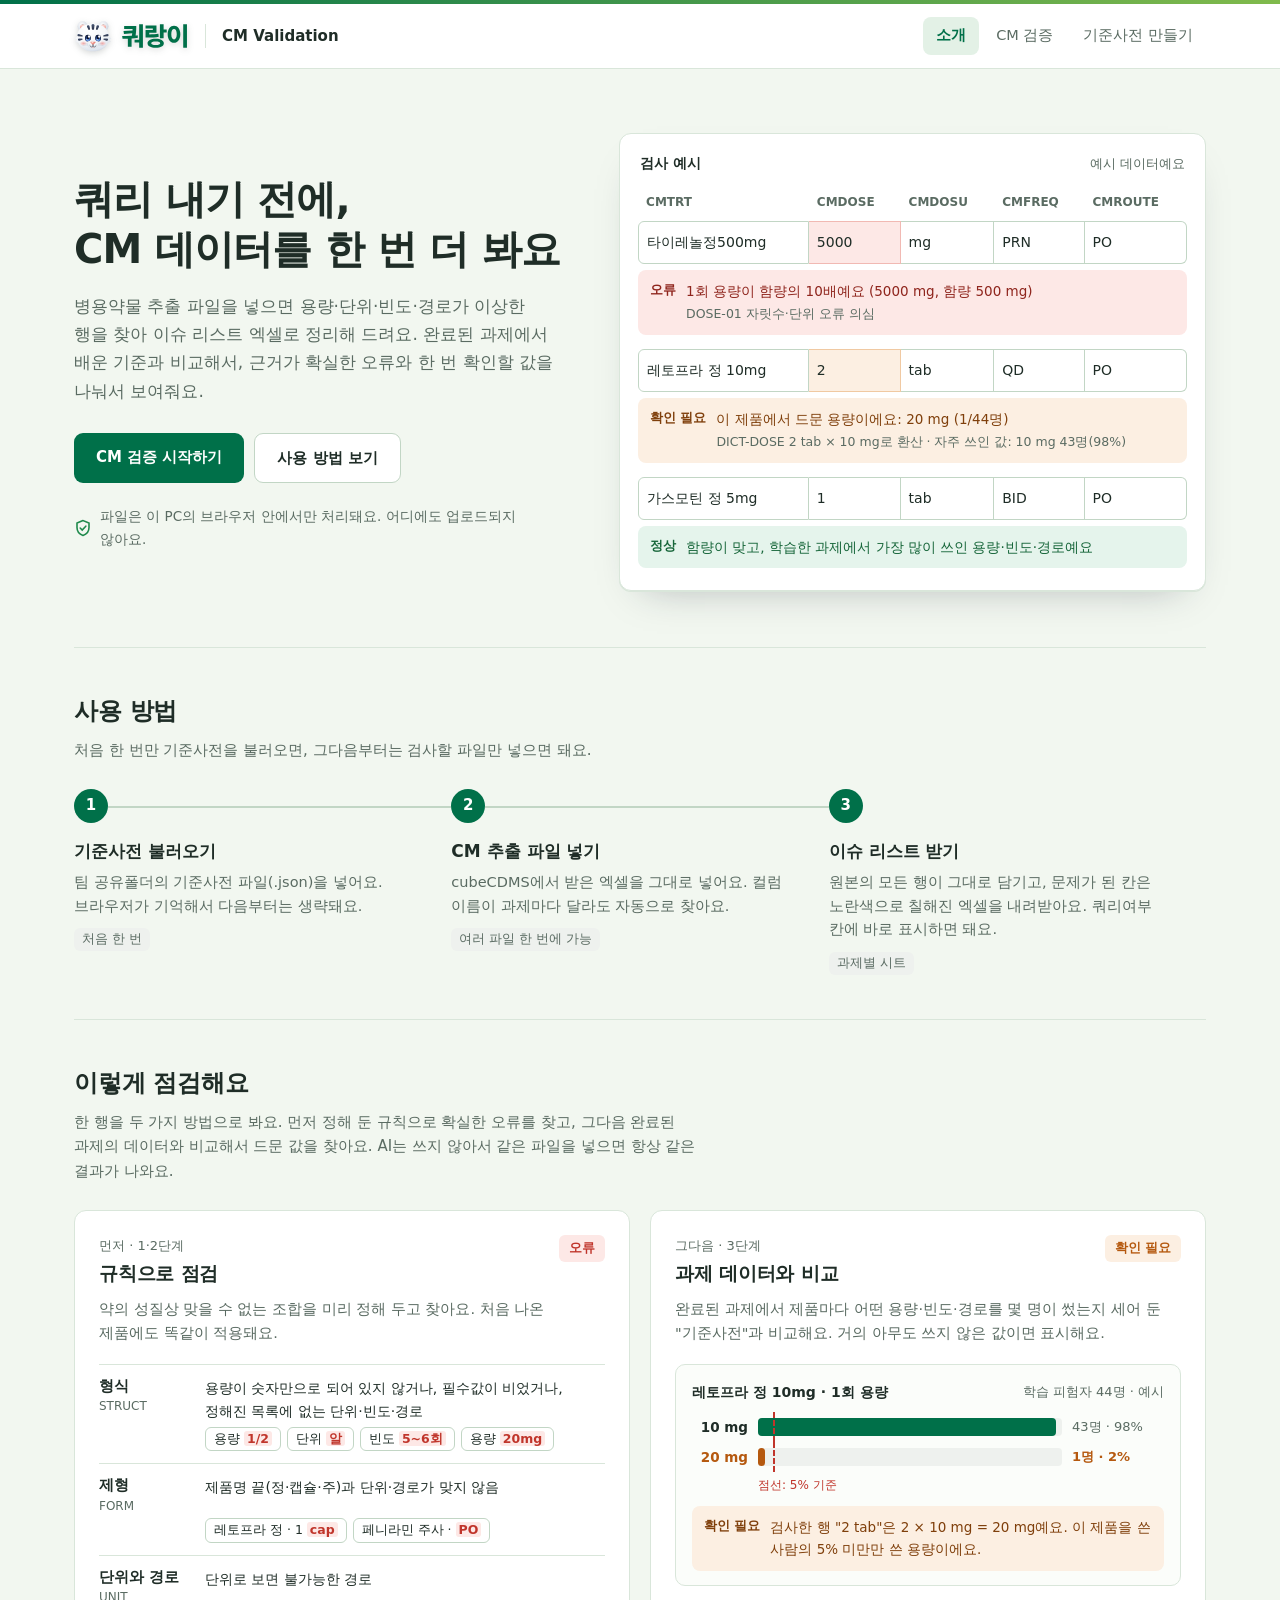
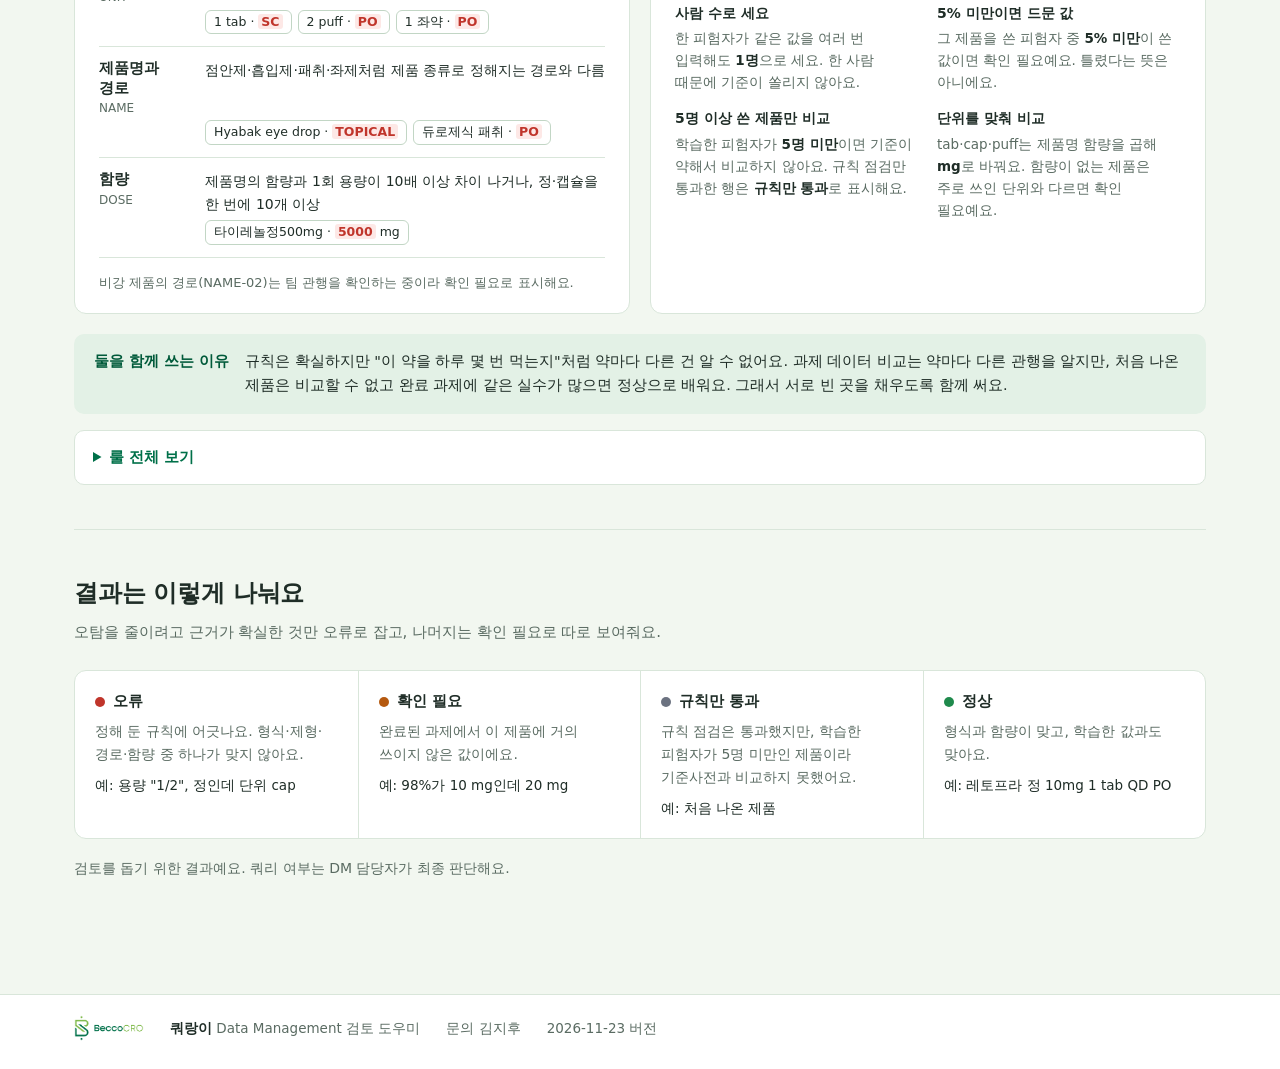
<file: cm.html>
<!DOCTYPE html>
<html lang="ko">
<head>
<meta charset="utf-8">
<meta name="viewport" content="width=device-width, initial-scale=1">
<meta name="robots" content="noindex, nofollow">
<title>CM Validation · 쿼랑이</title>
<link rel="icon" href="img/favicon.ico" sizes="any">
<link rel="icon" type="image/png" sizes="32x32" href="img/favicon-32.png">
<link rel="icon" type="image/png" sizes="16x16" href="img/favicon-16.png">
<link rel="apple-touch-icon" href="img/apple-touch-icon.png">
<link rel="stylesheet" href="css/site.css">
<style>
  main{max-width:1180px;margin:0 auto;padding:0 24px}

  /* 소개 */
  .hero{display:grid;grid-template-columns:minmax(0,5fr) minmax(0,6fr);gap:56px;align-items:center;padding:64px 0 56px}
  .hero h1{font-size:40px;line-height:1.25;letter-spacing:-.02em;margin:0 0 18px;font-weight:800}
  .hero p{font-size:17px;color:var(--sub);margin:0 0 28px;max-width:30em}
  .actions{display:flex;gap:10px;flex-wrap:wrap}
  .btn{display:inline-block;text-decoration:none;font-weight:600;border-radius:9px;padding:12px 22px;font-size:15px}
  .btn.primary{background:var(--brand);color:#fff}
  .btn.primary:hover{background:var(--brand-ink)}
  .btn.plain{color:var(--ink);background:var(--sheet);border:1px solid var(--field)}
  .btn.plain:hover{border-color:var(--sub)}
  .safe{margin-top:22px;font-size:13.5px;color:var(--sub);display:flex;gap:8px;align-items:center}
  .safe svg{flex:none}

  /* 소개 오른쪽: 실제 검사처럼 보이는 CRF 행 */
  .sheet{background:var(--sheet);border:1px solid var(--rule);border-radius:12px;padding:18px 18px 8px;box-shadow:0 1px 0 var(--rule),0 18px 40px -24px rgba(29,36,51,.35)}
  .sheet-top{display:flex;justify-content:space-between;align-items:baseline;font-size:13px;color:var(--sub);margin:0 2px 12px}
  .sheet-top b{color:var(--ink);font-size:14px}
  .crf{width:100%;border-collapse:separate;border-spacing:0 6px;font-size:14px}
  .crf th{font-size:12px;color:var(--sub);font-weight:600;text-align:left;padding:0 8px 2px}
  .crf td{position:relative;padding:9px 8px;border:1px solid var(--field);border-left-width:0;background:#fff;white-space:nowrap}
  .crf td:first-child{border-left-width:1px;border-radius:6px 0 0 6px;white-space:normal}
  .crf td:last-child{border-radius:0 6px 6px 0}
  .crf td.hit-red{background:var(--red-soft);border-color:#f1b9b3}
  .crf td.hit-amber{background:var(--amber-soft);border-color:#f0c9a2}
  .crf tr.row td{transition:background-color .4s,border-color .4s}
  .crf tr.noterow td{border:0;padding:0 0 8px;background:none;white-space:normal}
  .note{display:flex;gap:10px;align-items:flex-start;font-size:13.5px;padding:10px 12px;border-radius:8px}
  .note b{font-size:12.5px;white-space:nowrap}
  .note.red{background:var(--red-soft);color:#8f251d}
  .note.amber{background:var(--amber-soft);color:#7f3f0b}
  .note.green{background:var(--green-soft);color:#17663a}
  .note .why{display:block;color:var(--sub);font-size:12.5px;margin-top:2px}

  /* 한 번만 재생되는 검사 장면: 행이 차례로 검사되고 주석이 붙음 */
  @keyframes markRed{from{background:#fff;border-color:var(--field)}}
  @keyframes markAmber{from{background:#fff;border-color:var(--field)}}
  @keyframes noteIn{from{opacity:0;transform:translateY(-4px)}}
  .play .hit-red{animation:markRed .5s ease-out both .6s}
  .play .n1{animation:noteIn .4s ease-out both .9s}
  .play .hit-amber{animation:markAmber .5s ease-out both 1.5s}
  .play .n2{animation:noteIn .4s ease-out both 1.8s}
  .play .n3{animation:noteIn .4s ease-out both 2.5s}

  /* 공통 구역 */
  section.block{padding:44px 0;border-top:1px solid var(--rule)}
  section.block h2{font-size:24px;letter-spacing:-.01em;margin:0 0 6px}
  section.block > p.lead{color:var(--sub);margin:0 0 26px;max-width:42em}

  /* 사용 방법: 실제 순서가 있는 3단계 */
  .steps{list-style:none;margin:0;padding:0;display:grid;grid-template-columns:repeat(3,1fr);gap:0;counter-reset:s;position:relative}
  .steps li{counter-increment:s;padding:0 28px 0 0;position:relative}
  .steps li::before{content:counter(s);display:flex;width:34px;height:34px;border-radius:50%;background:var(--brand);color:#fff;font-weight:700;align-items:center;justify-content:center;margin-bottom:14px;position:relative;z-index:1}
  .steps li:not(:last-child)::after{content:"";position:absolute;top:17px;left:34px;right:0;height:2px;background:var(--field)}
  .steps h3{font-size:17px;margin:0 0 6px}
  .steps p{margin:0;color:var(--sub);font-size:14.5px}
  .steps .who{display:inline-block;margin-top:10px;font-size:12.5px;color:var(--sub);background:var(--gray-soft);border-radius:6px;padding:1px 8px}

  /* 도구 목록 */
  .tools{background:var(--sheet);border:1px solid var(--rule);border-radius:12px;overflow:hidden}
  .tool{display:grid;grid-template-columns:56px minmax(0,1fr) auto;gap:18px;align-items:center;padding:20px 22px;border-top:1px solid var(--rule);text-decoration:none;color:inherit}
  .tool:first-child{border-top:0}
  a.tool:hover{background:#f7fbf6}
  a.tool:hover .go{background:var(--brand);color:#fff}
  .tool .ic{width:56px;height:56px;border-radius:12px;display:flex;align-items:center;justify-content:center;background:var(--brand-soft)}
  .tool.soon .ic{background:var(--gray-soft)}
  .tool h3{font-size:17px;margin:0 0 3px;display:flex;gap:10px;align-items:center;flex-wrap:wrap}
  .tool p{margin:0;color:var(--sub);font-size:14.5px}
  .chip{font-size:12px;font-weight:600;border-radius:6px;padding:1px 8px}
  .chip.ok{background:var(--green-soft);color:var(--green)}
  .chip.who{background:var(--gray-soft);color:var(--sub)}
  .chip.soon{background:var(--gray-soft);color:var(--gray)}
  .go{font-size:14px;font-weight:600;color:var(--brand);background:var(--brand-soft);border-radius:8px;padding:8px 14px;white-space:nowrap}
  .tool.soon .go{color:var(--gray);background:none;padding:8px 0}

  /* 판정 설명 */
  .verdicts{display:grid;grid-template-columns:repeat(4,1fr);gap:0;background:var(--sheet);border:1px solid var(--rule);border-radius:12px}
  .verdicts div{padding:18px 20px;border-left:1px solid var(--rule)}
  .verdicts div:first-child{border-left:0}
  .verdicts dt{font-weight:700;margin-bottom:6px;display:flex;align-items:center;gap:8px}
  .verdicts dt i{width:10px;height:10px;border-radius:50%;display:inline-block}
  .verdicts dd{margin:0;color:var(--sub);font-size:14px}
  .verdicts .ex{display:block;margin-top:8px;color:var(--ink);font-size:13.5px}
  .disclaim{margin-top:18px;font-size:14px;color:var(--sub)}

  /* 점검 방법: 규칙 + 과제 데이터 비교 */
  .ways{display:grid;grid-template-columns:minmax(0,1fr) minmax(0,1fr);gap:20px;align-items:stretch}
  .way{background:var(--sheet);border:1px solid var(--rule);border-radius:12px;padding:24px 24px 20px;display:flex;flex-direction:column}
  .way-head{display:flex;justify-content:space-between;align-items:flex-start;gap:12px;margin-bottom:8px}
  .way-head .order{display:block;font-size:13px;color:var(--sub);margin-bottom:2px}
  .way h3{font-size:19px;margin:0;letter-spacing:-.01em}
  .way > p{margin:0 0 18px;color:var(--sub);font-size:14.5px}
  .res{flex:none;font-size:12.5px;font-weight:700;border-radius:6px;padding:3px 10px;white-space:nowrap}
  .res.red{background:var(--red-soft);color:var(--red)}
  .res.amber{background:var(--amber-soft);color:var(--amber)}

  .rgroups{list-style:none;margin:0;padding:0;border-top:1px solid var(--rule)}
  .rgroups li{display:grid;grid-template-columns:92px minmax(0,1fr);gap:4px 14px;padding:12px 0;border-bottom:1px solid var(--rule)}
  .rgroups .nm{font-weight:700;font-size:14.5px;line-height:1.35}
  .rgroups .nm small{display:block;font-weight:500;font-size:12px;color:var(--sub);margin-top:2px}
  .rgroups .what{font-size:14px}
  .rgroups .eg{grid-column:2;display:flex;flex-wrap:wrap;gap:6px}
  .mini{font-size:12.5px;border:1px solid var(--field);border-radius:6px;padding:1px 8px;background:#fff;color:var(--ink);white-space:nowrap}
  .mini mark{background:var(--red-soft);color:var(--red);font-weight:700;padding:0 3px;border-radius:3px}
  .mini.am mark{background:var(--amber-soft);color:var(--amber)}
  .way .foot{margin:14px 0 0;font-size:13px;color:var(--sub)}

  .dist{border:1px solid var(--rule);border-radius:10px;padding:16px 16px 14px;background:#fbfdfa;margin-bottom:16px}
  .dist-top{display:flex;justify-content:space-between;gap:10px;font-size:13px;color:var(--sub);margin-bottom:12px}
  .dist-top b{color:var(--ink);font-size:14px}
  .bars{position:relative;margin:0;padding:0;list-style:none}
  .bars li{display:grid;grid-template-columns:56px minmax(0,1fr) 92px;gap:10px;align-items:center;font-size:13.5px;margin-bottom:8px}
  .bars .v{font-weight:600;text-align:right}
  .bars .track{position:relative;height:18px;background:var(--gray-soft);border-radius:4px}
  .bars .fill{position:absolute;inset:0 auto 0 0;border-radius:4px;background:var(--brand)}
  .bars .me .fill{background:var(--amber)}
  .bars .me .v,.bars .me .n{color:var(--amber);font-weight:700}
  .bars .n{color:var(--sub);font-size:13px}
  .bars .cut{position:absolute;top:-6px;bottom:-6px;left:5%;border-left:2px dashed var(--red)}
  .cutlabel{font-size:12px;color:var(--red);margin:2px 0 10px 66px}
  .dist .note{margin-top:4px}

  .crit{display:grid;grid-template-columns:1fr 1fr;gap:14px 18px;margin:0}
  .crit dt{font-weight:700;font-size:14px;margin-bottom:2px}
  .crit dd{margin:0;color:var(--sub);font-size:13.5px}
  .crit em{font-style:normal;color:var(--ink);font-weight:600}

  .why2{margin-top:20px;display:grid;grid-template-columns:auto minmax(0,1fr);gap:4px 16px;background:var(--brand-soft);border-radius:10px;padding:16px 20px;font-size:14.5px}
  .why2 b{color:var(--brand-ink)}
  .why2 p{margin:0}

  details.allrules{margin-top:16px;background:var(--sheet);border:1px solid var(--rule);border-radius:10px;padding:0 18px}
  details.allrules summary{cursor:pointer;font-weight:600;padding:14px 0;color:var(--brand)}
  details.allrules table{width:100%;border-collapse:collapse;margin-bottom:16px;font-size:13.5px}
  details.allrules th{text-align:left;font-size:12.5px;color:var(--sub);font-weight:600;padding:6px 10px;border-bottom:1px solid var(--field)}
  details.allrules td{padding:8px 10px;border-bottom:1px solid var(--rule);vertical-align:top}
  details.allrules td:first-child{white-space:nowrap;font-weight:700}
  details.allrules tr.grp td{background:var(--gray-soft);font-weight:700;color:var(--sub);font-size:12.5px;padding:5px 10px}
  details.allrules td .eg{display:block;margin-top:4px;color:var(--sub);font-size:13px}
  details.allrules td a{color:var(--brand);font-weight:600}
  .rnote{margin:0 0 12px;color:var(--sub);font-size:13px}
  .rtabs{display:flex;gap:4px;border-bottom:1px solid var(--field);margin-bottom:4px}
  .rtabs button{font:inherit;font-size:14px;font-weight:600;color:var(--sub);background:none;border:0;border-bottom:3px solid transparent;padding:8px 14px 9px;margin-bottom:-1px;cursor:pointer;border-radius:6px 6px 0 0}
  .rtabs button b{font-weight:700;margin-left:4px;font-size:12.5px;color:inherit;opacity:.75}
  .rtabs button:hover{color:var(--ink);background:var(--gray-soft)}
  .rtabs button[aria-selected="true"]{color:var(--brand);border-bottom-color:var(--brand)}
  .rtabs button:focus-visible{outline:2px solid var(--brand);outline-offset:2px}
  .pnote{margin:12px 0 4px;color:var(--sub);font-size:13px}
  .syntab td:first-child small{display:block;font-weight:500;color:var(--sub);font-size:12px;margin-top:1px}
  .syntab td{padding-top:9px;padding-bottom:9px}
  .syn{display:inline-block;font-size:13px;border:1px solid var(--field);background:#fff;border-radius:5px;padding:0 7px;margin:2px 4px 2px 0;white-space:nowrap}
  .syntab .none{color:var(--sub)}

  @media (max-width:900px){
    .ways{grid-template-columns:1fr}
    .hero{grid-template-columns:1fr;gap:36px;padding:40px 0}
    .hero h1{font-size:32px}
    .steps{grid-template-columns:1fr;gap:22px}
    .steps li{padding:0 0 0 50px}
    .steps li::before{position:absolute;left:0;top:0;margin:0}
    .steps li:not(:last-child)::after{top:34px;bottom:-22px;left:16px;right:auto;width:2px;height:auto}
    .verdicts{grid-template-columns:1fr 1fr}
    .verdicts div:nth-child(3){border-left:0}
    .verdicts div:nth-child(n+3){border-top:1px solid var(--rule)}
  }
  @media (max-width:560px){
    main{padding:0 16px}
    .way{padding:20px 16px 16px}
    .rgroups li{grid-template-columns:1fr}
    .rgroups .eg{grid-column:1}
    .crit{grid-template-columns:1fr}
    .why2{grid-template-columns:1fr}
    .bars li{grid-template-columns:48px minmax(0,1fr) 80px;gap:8px}
    .cutlabel{margin-left:56px}
    details.allrules td:first-child{white-space:normal}
    .hero h1{font-size:28px}
    .crf{font-size:13px}
    .crf .opt{display:none}
    .tool{grid-template-columns:44px minmax(0,1fr);gap:14px;padding:16px}
    .tool .ic{width:44px;height:44px}
    .tool .go{grid-column:2;justify-self:start}
    .verdicts{grid-template-columns:1fr}
    .verdicts div{border-left:0;border-top:1px solid var(--rule)}
    .verdicts div:first-child{border-top:0}
  }
</style>
</head>
<body>
<header class="site-head"><div class="in"><a class="brand" href="index.html" aria-label="쿼랑이 처음 화면"><svg width="38" height="38" viewBox="18 22 164 140" role="img" aria-label="쿼랑이" xmlns="http://www.w3.org/2000/svg"><defs>
  <radialGradient id="hfur" cx="40%" cy="30%" r="78%">
    <stop offset="0" stop-color="#ffffff"/><stop offset=".55" stop-color="#f4f6f9"/><stop offset=".85" stop-color="#dfe5ee"/><stop offset="1" stop-color="#c3ccda"/>
  </radialGradient>
  <radialGradient id="hbody" cx="38%" cy="25%" r="80%">
    <stop offset="0" stop-color="#ffffff"/><stop offset=".6" stop-color="#eef1f6"/><stop offset="1" stop-color="#b9c3d2"/>
  </radialGradient>
  <radialGradient id="hear" cx="40%" cy="35%" r="70%">
    <stop offset="0" stop-color="#ffffff"/><stop offset="1" stop-color="#cbd3df"/>
  </radialGradient>
  <radialGradient id="hinner" cx="50%" cy="38%" r="62%">
    <stop offset="0" stop-color="#ffd9d2"/><stop offset=".7" stop-color="#f4aaa1"/><stop offset="1" stop-color="#e48e86"/>
  </radialGradient>
  <linearGradient id="hstripe" x1="0" y1="0" x2="0" y2="1">
    <stop offset="0" stop-color="#4b5874"/><stop offset="1" stop-color="#262f45"/>
  </linearGradient>
  <radialGradient id="hiris" cx="50%" cy="72%" r="70%">
    <stop offset="0" stop-color="#7fb2ff"/><stop offset=".45" stop-color="#3561b8"/><stop offset="1" stop-color="#16244d"/>
  </radialGradient>
  <radialGradient id="hmuzzle" cx="50%" cy="30%" r="72%">
    <stop offset="0" stop-color="#ffffff"/><stop offset="1" stop-color="#dbe1ea"/>
  </radialGradient>
  <radialGradient id="hnose" cx="42%" cy="28%" r="72%">
    <stop offset="0" stop-color="#ffbdb2"/><stop offset="1" stop-color="#d4574f"/>
  </radialGradient>
  <radialGradient id="hblush" cx="50%" cy="50%" r="50%">
    <stop offset="0" stop-color="#ff9b94" stop-opacity=".8"/><stop offset="1" stop-color="#ff9b94" stop-opacity="0"/>
  </radialGradient>
  <linearGradient id="hscarf" x1="0" y1="0" x2="1" y2="1">
    <stop offset="0" stop-color="#9fd067"/><stop offset=".5" stop-color="#4fa257"/><stop offset="1" stop-color="#007049"/>
  </linearGradient>
  <linearGradient id="hboard" x1="0" y1="0" x2="1" y2="1">
    <stop offset="0" stop-color="#2f9a68"/><stop offset="1" stop-color="#00593a"/>
  </linearGradient>
  <linearGradient id="hring" x1="0" y1="0" x2="1" y2="1">
    <stop offset="0" stop-color="#b3dc7e"/><stop offset=".45" stop-color="#80ba4c"/><stop offset="1" stop-color="#006a45"/>
  </linearGradient>
  <radialGradient id="hlens" cx="35%" cy="30%" r="80%">
    <stop offset="0" stop-color="#ffffff" stop-opacity=".95"/><stop offset=".5" stop-color="#e3f3e2" stop-opacity=".7"/><stop offset="1" stop-color="#9fcfae" stop-opacity=".85"/>
  </radialGradient>
  <linearGradient id="hhandle" x1="0" y1="0" x2="1" y2="0">
    <stop offset="0" stop-color="#27342e"/><stop offset=".5" stop-color="#55665d"/><stop offset="1" stop-color="#1c2622"/>
  </linearGradient>
  <filter id="hsoft" x="-30%" y="-30%" width="160%" height="160%"><feGaussianBlur stdDeviation="5"/></filter>
  <filter id="hsoft2" x="-30%" y="-30%" width="160%" height="160%"><feGaussianBlur stdDeviation="2.4"/></filter>
</defs>
  <g>
    <circle cx="55" cy="50" r="22" fill="url(#hear)"/>
    <circle cx="145" cy="50" r="22" fill="url(#hear)"/>
  </g>
  <ellipse cx="56" cy="53" rx="11.5" ry="11" fill="url(#hinner)"/>
  <ellipse cx="144" cy="53" rx="11.5" ry="11" fill="url(#hinner)"/>
  <path d="M50 45c3-2 7-2 10 0M140 45c3-2 7-2 10 0" stroke="#fff" stroke-width="2.4" stroke-linecap="round" opacity=".9"/>
  <path d="M100 38C140 38 167 61 170 96L179 103L168 108L177 116L163 122C154 146 128 158 100 158C72 158 46 146 37 122L23 116L32 108L21 103L30 96C33 61 60 38 100 38Z" fill="url(#hfur)"/>
  <ellipse cx="82" cy="56" rx="32" ry="12" fill="#fff" opacity=".9" filter="url(#hsoft2)"/>
  <g fill="url(#hstripe)">
    <path d="M100 40c-4.4 0-6.6 3.2-6.4 7.4l1.8 15.4c.5 3 8.7 3 9.2 0l1.8-15.4c.2-4.2-2-7.4-6.4-7.4Z"/>
    <path d="M77.5 45.5c-3.3 1.1-4.4 4.4-3.1 7.4l6.3 11.6c1.5 2.4 7.1.4 6.5-2.4L85 50c-.8-3.8-4.3-5.4-7.5-4.5Z"/>
    <path d="M122.5 45.5c3.3 1.1 4.4 4.4 3.1 7.4l-6.3 11.6c-1.5 2.4-7.1.4-6.5-2.4L115 50c.8-3.8 4.3-5.4 7.5-4.5Z"/>
    <path d="M33 87c-1 3.3 1.2 6.4 4.4 6.6l16 1c2.8.1 3.3-4.8.6-5.8l-15-5.3c-3.2-1.1-5.4 1-6 3.5Z"/>
    <path d="M35 107.5c0 3.2 2.8 5.4 5.8 4.5l12.8-3.9c2.7-.8 1.7-5.3-1.1-5.3l-13.2.3c-2.6.1-4.3 1.8-4.3 4.4Z"/>
    <path d="M167 87c1 3.3-1.2 6.4-4.4 6.6l-16 1c-2.8.1-3.3-4.8-.6-5.8l15-5.3c3.2-1.1 5.4 1 6 3.5Z"/>
    <path d="M165 107.5c0 3.2-2.8 5.4-5.8 4.5l-12.8-3.9c-2.7-.8-1.7-5.3 1.1-5.3l13.2.3c2.6.1 4.3 1.8 4.3 4.4Z"/>
  </g>
  <ellipse cx="59" cy="124" rx="16" ry="10.5" fill="url(#hblush)"/>
  <ellipse cx="141" cy="124" rx="16" ry="10.5" fill="url(#hblush)"/>
  <g class="eyes">
    <ellipse cx="78" cy="101" rx="12.5" ry="14.5" fill="#101a35"/>
    <ellipse cx="122" cy="101" rx="12.5" ry="14.5" fill="#101a35"/>
    <ellipse cx="78" cy="102.5" rx="10.6" ry="12.4" fill="url(#hiris)"/>
    <ellipse cx="122" cy="102.5" rx="10.6" ry="12.4" fill="url(#hiris)"/>
    <ellipse cx="78" cy="100" rx="5.6" ry="6.6" fill="#0b1229"/>
    <ellipse cx="122" cy="100" rx="5.6" ry="6.6" fill="#0b1229"/>
    <ellipse cx="83" cy="94.5" rx="4.8" ry="5.4" fill="#fff"/>
    <ellipse cx="127" cy="94.5" rx="4.8" ry="5.4" fill="#fff"/>
    <circle cx="73.5" cy="107.5" r="2.2" fill="#fff" opacity=".9"/>
    <circle cx="117.5" cy="107.5" r="2.2" fill="#fff" opacity=".9"/>
    <path d="M71 110.5c4 3 10 3 14 0M115 110.5c4 3 10 3 14 0" stroke="#a9ccff" stroke-width="1.6" stroke-linecap="round" fill="none" opacity=".7"/>
  </g>
  <ellipse cx="100" cy="127.5" rx="27" ry="18" fill="url(#hmuzzle)"/>
  <g stroke="#9aa6b8" stroke-width="1.3" stroke-linecap="round" opacity=".75">
    <path d="M76 126l-19-3M76 131l-19 1.5M124 126l19-3M124 131l19 1.5"/>
  </g>
  <g fill="#b6bfcc"><circle cx="86" cy="128" r="1.1"/><circle cx="83" cy="132" r="1.1"/><circle cx="114" cy="128" r="1.1"/><circle cx="117" cy="132" r="1.1"/></g>
  <path d="M91.8 117.2h16.4c2.3 0 3.4 2.5 1.9 4.2l-8.1 7.8c-1.1 1-2.9 1-4 0l-8.1-7.8c-1.5-1.7-.4-4.2 1.9-4.2Z" fill="url(#hnose)"/>
  <ellipse cx="97" cy="119.8" rx="3.8" ry="1.7" fill="#fff" opacity=".75"/>
  <path d="M100 129v4.4c0 3.8-3 6-6.3 6-3 0-5.2-2-5.7-4.5M100 133.4c0 3.8 3 6 6.3 6 3 0 5.2-2 5.7-4.5" fill="none" stroke="#3a3f4d" stroke-width="2.6" stroke-linecap="round"/>
  <path d="M96 140.5c1.4 3.2 6.6 3.2 8 0" fill="#f08c86"/>
</svg><svg class="wordmark" width="65.1" height="24" viewBox="14 -1654 5044 1860" aria-hidden="true"><path d="M1118 -1506H180V-1276H832C831 -1236 829 -1193 828 -1148L130 -1120L166 -882L806 -934C798 -875 788 -814 776 -748C510 -733 246 -731 24 -728L56 -502C184 -502 323 -503 468 -508V116H756V-522C920 -534 1086 -552 1248 -580L1226 -786C1173 -779 1119 -773 1066 -768C1116 -1042 1116 -1231 1118 -1382ZM1634 -1642H1344V-438H988V-212H1344V190H1634Z M3239.04 -1642H2951.04V-546H3239.04V-988H3479.04V-1224H3239.04ZM2685.04 -1534H1837.04V-1310H2403.04V-1184H1839.04V-606H1997.04C2379.04 -606 2613.04 -616 2863.04 -666L2833.04 -892C2616.04 -853 2420.04 -843 2127.04 -840V-972H2685.04ZM2629.04 -516C2237.04 -516 1993.04 -380 1993.04 -158C1993.04 62 2237.04 190 2629.04 190C3013.04 190 3257.04 62 3257.04 -158C3257.04 -380 3013.04 -516 2629.04 -516ZM2629.04 -294C2859.04 -294 2973.04 -250 2973.04 -158C2973.04 -66 2859.04 -24 2629.04 -24C2395.04 -24 2277.04 -66 2279.04 -158C2277.04 -250 2395.04 -294 2629.04 -294Z M5048.08 -1644H4758.08V196H5048.08ZM4046.08 -1518C3762.08 -1518 3554.08 -1264 3554.08 -862C3554.08 -454 3762.08 -200 4046.08 -200C4324.08 -200 4532.08 -454 4534.08 -862C4532.08 -1264 4324.08 -1518 4046.08 -1518ZM4046.08 -1258C4172.08 -1258 4256.08 -1124 4256.08 -862C4256.08 -596 4172.08 -462 4046.08 -462C3916.08 -462 3832.08 -596 3834.08 -862C3832.08 -1124 3916.08 -1258 4046.08 -1258Z" fill="currentColor"/></svg></a><a class="section" href="cm.html">CM Validation</a><nav aria-label="CM Validation 메뉴"><a href="cm.html" aria-current="page">소개</a><a href="cm-check.html">CM 검증</a><a href="cm-dictionary.html">기준사전 만들기</a></nav></div></header>

<main>
  <section class="hero">
    <div>
      <h1>쿼리 내기 전에,<br>CM 데이터를 한 번 더 봐요</h1>
      <p>병용약물 추출 파일을 넣으면 용량·단위·빈도·경로가 이상한 행을 찾아 이슈 리스트 엑셀로 정리해 드려요. 완료된 과제에서 배운 기준과 비교해서, 근거가 확실한 오류와 한 번 확인할 값을 나눠서 보여줘요.</p>
      <div class="actions">
        <a class="btn primary" href="cm-check.html">CM 검증 시작하기</a>
        <a class="btn plain" href="#how">사용 방법 보기</a>
      </div>
      <div class="safe">
        <svg width="18" height="18" viewBox="0 0 18 18" aria-hidden="true"><path d="M9 1.5 3 4v4.5c0 3.6 2.5 6.8 6 8 3.5-1.2 6-4.4 6-8V4L9 1.5Z" fill="none" stroke="#1f8a4c" stroke-width="1.6"/><path d="m6.2 9 2 2 3.6-3.8" fill="none" stroke="#1f8a4c" stroke-width="1.6" stroke-linecap="round"/></svg>
        파일은 이 PC의 브라우저 안에서만 처리돼요. 어디에도 업로드되지 않아요.
      </div>
    </div>

    <figure class="sheet play" style="margin:0" aria-label="검사 예시 화면">
      <div class="sheet-top"><b>검사 예시</b><span>예시 데이터예요</span></div>
      <table class="crf">
        <thead><tr><th>CMTRT</th><th>CMDOSE</th><th>CMDOSU</th><th class="opt">CMFREQ</th><th>CMROUTE</th></tr></thead>
        <tbody>
          <tr class="row"><td>타이레놀정500mg</td><td class="hit-red">5000</td><td>mg</td><td class="opt">PRN</td><td>PO</td></tr>
          <tr class="noterow"><td colspan="5"><div class="note red n1"><b>오류</b><span>1회 용량이 함량의 10배예요 (5000 mg, 함량 500 mg)<span class="why">DOSE-01 자릿수·단위 오류 의심</span></span></div></td></tr>
          <tr class="row"><td>레토프라 정 10mg</td><td class="hit-amber">2</td><td>tab</td><td class="opt">QD</td><td>PO</td></tr>
          <tr class="noterow"><td colspan="5"><div class="note amber n2"><b>확인 필요</b><span>이 제품에서 드문 용량이에요: 20 mg (1/44명)<span class="why">DICT-DOSE 2 tab × 10 mg로 환산 · 자주 쓰인 값: 10 mg 43명(98%)</span></span></div></td></tr>
          <tr class="row"><td>가스모틴 정 5mg</td><td>1</td><td>tab</td><td class="opt">BID</td><td>PO</td></tr>
          <tr class="noterow"><td colspan="5"><div class="note green n3"><b>정상</b><span>함량이 맞고, 학습한 과제에서 가장 많이 쓰인 용량·빈도·경로예요</span></div></td></tr>
        </tbody>
      </table>
    </figure>
  </section>

  <section class="block" id="how">
    <h2>사용 방법</h2>
    <p class="lead">처음 한 번만 기준사전을 불러오면, 그다음부터는 검사할 파일만 넣으면 돼요.</p>
    <ol class="steps">
      <li>
        <h3>기준사전 불러오기</h3>
        <p>팀 공유폴더의 기준사전 파일(.json)을 넣어요. 브라우저가 기억해서 다음부터는 생략돼요.</p>
        <span class="who">처음 한 번</span>
      </li>
      <li>
        <h3>CM 추출 파일 넣기</h3>
        <p>cubeCDMS에서 받은 엑셀을 그대로 넣어요. 컬럼 이름이 과제마다 달라도 자동으로 찾아요.</p>
        <span class="who">여러 파일 한 번에 가능</span>
      </li>
      <li>
        <h3>이슈 리스트 받기</h3>
        <p>원본의 모든 행이 그대로 담기고, 문제가 된 칸은 노란색으로 칠해진 엑셀을 내려받아요. 쿼리여부 칸에 바로 표시하면 돼요.</p>
        <span class="who">과제별 시트</span>
      </li>
    </ol>
  </section>

  <section class="block" id="method">
    <h2>이렇게 점검해요</h2>
    <p class="lead">한 행을 두 가지 방법으로 봐요. 먼저 정해 둔 규칙으로 확실한 오류를 찾고, 그다음 완료된 과제의 데이터와 비교해서 드문 값을 찾아요. AI는 쓰지 않아서 같은 파일을 넣으면 항상 같은 결과가 나와요.</p>

    <div class="ways">
      <article class="way">
        <div class="way-head">
          <div><span class="order">먼저 · 1·2단계</span><h3>규칙으로 점검</h3></div>
          <span class="res red">오류</span>
        </div>
        <p>약의 성질상 맞을 수 없는 조합을 미리 정해 두고 찾아요. 처음 나온 제품에도 똑같이 적용돼요.</p>
        <ul class="rgroups">
          <li><span class="nm">형식<small>STRUCT</small></span><span class="what">용량이 숫자만으로 되어 있지 않거나, 필수값이 비었거나, 정해진 목록에 없는 단위·빈도·경로</span>
            <span class="eg"><span class="mini">용량 <mark>1/2</mark></span><span class="mini">단위 <mark>알</mark></span><span class="mini">빈도 <mark>5~6회</mark></span><span class="mini">용량 <mark>20mg</mark></span></span></li>
          <li><span class="nm">제형<small>FORM</small></span><span class="what">제품명 끝(정·캡슐·주)과 단위·경로가 맞지 않음</span>
            <span class="eg"><span class="mini">레토프라 정 · 1 <mark>cap</mark></span><span class="mini">페니라민 주사 · <mark>PO</mark></span></span></li>
          <li><span class="nm">단위와 경로<small>UNIT</small></span><span class="what">단위로 보면 불가능한 경로</span>
            <span class="eg"><span class="mini">1 tab · <mark>SC</mark></span><span class="mini">2 puff · <mark>PO</mark></span><span class="mini">1 좌약 · <mark>PO</mark></span></span></li>
          <li><span class="nm">제품명과 경로<small>NAME</small></span><span class="what">점안제·흡입제·패취·좌제처럼 제품 종류로 정해지는 경로와 다름</span>
            <span class="eg"><span class="mini">Hyabak eye drop · <mark>TOPICAL</mark></span><span class="mini">듀로제식 패취 · <mark>PO</mark></span></span></li>
          <li><span class="nm">함량<small>DOSE</small></span><span class="what">제품명의 함량과 1회 용량이 10배 이상 차이 나거나, 정·캡슐을 한 번에 10개 이상</span>
            <span class="eg"><span class="mini">타이레놀정500mg · <mark>5000</mark> mg</span></span></li>
        </ul>
        <p class="foot">비강 제품의 경로(NAME-02)는 팀 관행을 확인하는 중이라 확인 필요로 표시해요.</p>
      </article>

      <article class="way">
        <div class="way-head">
          <div><span class="order">그다음 · 3단계</span><h3>과제 데이터와 비교</h3></div>
          <span class="res amber">확인 필요</span>
        </div>
        <p>완료된 과제에서 제품마다 어떤 용량·빈도·경로를 몇 명이 썼는지 세어 둔 "기준사전"과 비교해요. 거의 아무도 쓰지 않은 값이면 표시해요.</p>

        <figure class="dist" style="margin:0 0 16px" aria-label="레토프라 정 10mg의 1회 용량 분포 예시">
          <div class="dist-top"><b>레토프라 정 10mg · 1회 용량</b><span>학습 피험자 44명 · 예시</span></div>
          <ul class="bars">
            <li><span class="v">10 mg</span><span class="track"><span class="fill" style="width:98%"></span><span class="cut" aria-hidden="true"></span></span><span class="n">43명 · 98%</span></li>
            <li class="me"><span class="v">20 mg</span><span class="track"><span class="fill" style="width:2.3%"></span><span class="cut" aria-hidden="true"></span></span><span class="n">1명 · 2%</span></li>
          </ul>
          <p class="cutlabel">점선: 5% 기준</p>
          <div class="note amber"><b>확인 필요</b><span>검사한 행 "2 tab"은 2 × 10 mg = 20 mg예요. 이 제품을 쓴 사람의 5% 미만만 쓴 용량이에요.</span></div>
        </figure>

        <dl class="crit">
          <div><dt>사람 수로 세요</dt><dd>한 피험자가 같은 값을 여러 번 입력해도 <em>1명</em>으로 세요. 한 사람 때문에 기준이 쏠리지 않아요.</dd></div>
          <div><dt>5% 미만이면 드문 값</dt><dd>그 제품을 쓴 피험자 중 <em>5% 미만</em>이 쓴 값이면 확인 필요예요. 틀렸다는 뜻은 아니에요.</dd></div>
          <div><dt>5명 이상 쓴 제품만 비교</dt><dd>학습한 피험자가 <em>5명 미만</em>이면 기준이 약해서 비교하지 않아요. 규칙 점검만 통과한 행은 <em>규칙만 통과</em>로 표시해요.</dd></div>
          <div><dt>단위를 맞춰 비교</dt><dd>tab·cap·puff는 제품명 함량을 곱해 <em>mg</em>로 바꿔요. 함량이 없는 제품은 주로 쓰인 단위와 다르면 확인 필요예요.</dd></div>
        </dl>
      </article>
    </div>

    <div class="why2">
      <b>둘을 함께 쓰는 이유</b>
      <p>규칙은 확실하지만 "이 약을 하루 몇 번 먹는지"처럼 약마다 다른 건 알 수 없어요. 과제 데이터 비교는 약마다 다른 관행을 알지만, 처음 나온 제품은 비교할 수 없고 완료 과제에 같은 실수가 많으면 정상으로 배워요. 그래서 서로 빈 곳을 채우도록 함께 써요.</p>
    </div>

    <details class="allrules" id="allrules">
      <summary>룰 전체 보기</summary>
      <p class="rnote">단위와 경로는 먼저 표준 단위·표준 경로로 바꾼 뒤 점검해요. 예: ampule → amp, 좌제 → supp, 항문 → RECTAL, 피부 → TOPICAL</p>
      <div class="rtabs" role="tablist" aria-label="룰 전체 보기">
        <button type="button" role="tab" id="tab-rules" aria-controls="pane-rules" aria-selected="true">룰 <b>26</b></button>
        <button type="button" role="tab" id="tab-units" aria-controls="pane-units" aria-selected="false" tabindex="-1">허용 단위 <b>28</b></button>
        <button type="button" role="tab" id="tab-routes" aria-controls="pane-routes" aria-selected="false" tabindex="-1">표준 경로 <b>18</b></button>
      </div>
      <div class="rpane" role="tabpanel" id="pane-rules" aria-labelledby="tab-rules">
      <table>
        <thead><tr><th style="width:18%">룰</th><th>내용</th><th style="width:12%">판정</th></tr></thead>
        <tbody>
          <tr class="grp"><td colspan="3">1단계 · 형식</td></tr>
          <tr><td>STRUCT-01</td><td>용량(CMDOSE)은 0.5, 12처럼 숫자만 입력해야 해요. 숫자 형식이 아니거나 0 이하면 오류예요. UK·unk·unknown·모름은 허용해요.<span class="eg">예: &quot;1/2&quot;, &quot;1~2&quot;, &quot;.5&quot;, &quot;5.&quot;, &quot;0,5&quot;, &quot;1,000&quot;, &quot;05&quot;, &quot;20mg&quot;, 엑셀이 날짜로 바꾼 &quot;01월 02일&quot;</span></td><td>오류</td></tr>
          <tr><td>STRUCT-02</td><td>필수값(용량·단위·빈도·경로)이 비어 있어요. 빈도 컬럼이 없는 파일은 빈도를 검사하지 않아요.<span class="eg">예: 용량 2, 단위 빈칸</span></td><td>오류</td></tr>
          <tr><td>STRUCT-03</td><td>입력한 단위를 표준 단위로 바꾼 뒤, <a href="#" data-goto="units">허용 단위 목록</a>에 없으면 오류예요. milligram·밀리그램처럼 풀어 쓴 단위와 "모름"(UK로 봄)도 인정해요.<span class="eg">예: 알, 스푼</span></td><td>오류</td></tr>
          <tr><td>STRUCT-04</td><td>빈도·경로가 표준 표기가 아니에요. 경로는 <a href="#" data-goto="routes">표준 경로</a>로 바꾼 뒤 점검해요.<span class="eg">예: 빈도 &quot;5~6회&quot;, &quot;하루한번&quot;, 경로 &quot;주사&quot;</span></td><td>오류</td></tr>
          <tr class="grp"><td colspan="3">1단계 · 제형</td></tr>
          <tr><td>FORM-01</td><td>제품명이 "정" 또는 영문 tab으로 끝나는데 단위가 캡슐(cap)이에요.<span class="eg">예: 레토프라 정 10mg 1 cap, Pletaal tab. 100mg 1 cap</span></td><td>오류</td></tr>
          <tr><td>FORM-02</td><td>제품명이 "캡슐"·"캡" 또는 영문 cap으로 끝나는데 단위가 정(tab)이에요.<span class="eg">예: 엘도스 캡슐 2 tab, CELEBREX CAP 100mg 2 tab</span></td><td>오류</td></tr>
          <tr><td>FORM-03</td><td>제품명이 "주"·"주사" 또는 영문 inj로 끝나는데 경로가 IV·IM·SC가 아니에요.<span class="eg">예: 페니라민 주사 경로 PO, 타조락탐 주 4.5g 경로 PO</span></td><td>오류</td></tr>
          <tr><td>FORM-04</td><td>제품명이 정·캡슐로 끝나는 고형제인데 단위가 ml·drop·puff예요.<span class="eg">예: 레토프라 정 10mg 5 ml</span></td><td>오류</td></tr>
          <tr class="grp"><td colspan="3">1단계 · 단위와 경로</td></tr>
          <tr><td>UNIT-01</td><td>단위가 tab인데 경로가 PO·SUBLINGUAL·VAGINAL이 아니거나, cap인데 PO·VAGINAL·INHALATION이 아니에요.<span class="eg">예: 1 tab SC</span></td><td>오류</td></tr>
          <tr><td>UNIT-02</td><td>입력한 단위를 <a href="#" data-goto="units">표준 단위</a>로 바꾼 뒤, 주사 단위(amp·vial·syringe·bag)인데 경로가 PO·TOPICAL이면 오류예요. ampule·ample·앰플은 amp로, syr·syrn은 syringe로 봐요. 흡입·코세척 앰플은 허용해요.<span class="eg">예: 1 ampule PO, 1 vial TOPICAL</span></td><td>오류</td></tr>
          <tr><td>UNIT-03</td><td>단위가 puff인데 경로가 INHALATION·NASAL·SUBLINGUAL이 아니에요.<span class="eg">예: 2 puff PO</span></td><td>오류</td></tr>
          <tr><td>UNIT-04</td><td>단위가 drop인데 경로가 IV·IM·SC예요.<span class="eg">예: 2 drop IV</span></td><td>오류</td></tr>
          <tr><td>UNIT-05</td><td>단위가 좌약(supp·suppository·좌약·좌제)인데 경로가 RECTAL·VAGINAL이 아니에요. 항문·직장은 RECTAL로, 질·질내는 VAGINAL로 봐요.<span class="eg">예: 1 suppository PO</span></td><td>오류</td></tr>
          <tr class="grp"><td colspan="3">1단계 · 제품명과 경로</td></tr>
          <tr><td>NAME-01</td><td>점안제(점안·안약·eye drop·opht)인데 경로가 OPHTHALMIC이 아니에요.<span class="eg">예: Hyabak eye drop 경로 TOPICAL</span></td><td>오류</td></tr>
          <tr><td>NAME-02</td><td>비강 제품(나잘·nasal·비강)인데 경로가 NASAL이 아니에요.<span class="eg">예: 나조넥스 나잘스프레이 경로 INHALATION</span></td><td>확인 필요</td></tr>
          <tr><td>NAME-03</td><td>흡입제(흡입·~할러·엘립타·네뷸 등)인데 경로가 INHALATION이 아니에요.<span class="eg">예: 세레타이드 디스커스 1 dose 경로 PO</span></td><td>오류</td></tr>
          <tr><td>NAME-04</td><td>패취제(패취·패치·플라스타)인데 경로가 TRANSDERMAL·TOPICAL이 아니에요. skin·피부는 TOPICAL로 봐요.<span class="eg">예: 듀로제식 패취 경로 PO</span></td><td>오류</td></tr>
          <tr><td>NAME-05</td><td>시럽·현탁액·내복액(경구 액제)인데 경로가 PO가 아니에요. 점안·비강·주사 현탁액은 제외해요.<span class="eg">예: 코대원포르테시럽 경로 TOPICAL</span></td><td>오류</td></tr>
          <tr><td>NAME-06</td><td>연고·크림·로션(외용제)인데 경로가 PO예요. 먹는 겔(알마겔 등) 때문에 "겔"은 보지 않아요.<span class="eg">예: 더모베이트 크림 경로 PO</span></td><td>오류</td></tr>
          <tr><td>NAME-07</td><td>좌제·좌약인데 경로가 RECTAL·VAGINAL이 아니에요.<span class="eg">예: 둘코락스 좌약 경로 PO</span></td><td>오류</td></tr>
          <tr><td>NAME-08</td><td>질정·질캡슐·질좌제인데 경로가 VAGINAL이 아니에요. 일반 "연질캡슐"은 해당 없어요.<span class="eg">예: 카네스텐 질정 경로 PO</span></td><td>오류</td></tr>
          <tr class="grp"><td colspan="3">2단계 · 함량</td></tr>
          <tr><td>DOSE-01</td><td>제품명의 함량과 1회 용량이 10배 이상 차이 나거나, 정·캡슐을 한 번에 10개 이상 입력했어요. mg·mcg·g는 mg로 바꿔 비교해요.<span class="eg">예: 타이레놀정500mg인데 5000 mg, 씬지록신 75μg 정인데 30 tab</span></td><td>오류</td></tr>
          <tr class="grp"><td colspan="3">3단계 · 과제 데이터 비교 (기준사전)</td></tr>
          <tr><td>DICT-DOSE</td><td>이 제품을 쓴 피험자의 5% 미만만 쓴 1회 용량이에요. tab·cap·puff는 함량을 곱해 mg로 바꿔 비교해요.<span class="eg">예: 98%가 10 mg인 제품에 2 tab(20 mg)</span></td><td>확인 필요</td></tr>
          <tr><td>DICT-FREQ</td><td>이 제품을 쓴 피험자의 5% 미만만 쓴 빈도예요.<span class="eg">예: 모두 QD로 쓴 제품에 TID</span></td><td>확인 필요</td></tr>
          <tr><td>DICT-ROUTE</td><td>이 제품을 쓴 피험자의 5% 미만만 쓴 경로예요.<span class="eg">예: 모두 PO로 쓴 제품에 SUBLINGUAL</span></td><td>확인 필요</td></tr>
          <tr><td>DICT-UNIT</td><td>제품명에 함량이 없어 mg로 바꿀 수 없는 제품인데, 주로 쓰인 단위와 다른 단위로 입력했어요.<span class="eg">예: 주로 mg로 입력된 제품을 2 cap으로 입력</span></td><td>확인 필요</td></tr>
        </tbody>
      </table>
      </div>
      <div class="rpane" role="tabpanel" id="pane-units" aria-labelledby="tab-units" hidden>
      <p class="pnote">아래 표기로 입력해도 왼쪽 표준 단위로 바꿔서 점검해요. 대소문자는 구분하지 않아요. 표준 단위로 바뀌지 않으면 STRUCT-03 오류예요.</p>
      <table class="syntab">
        <thead><tr><th style="width:18%">표준 단위</th><th>같은 것으로 보는 입력</th></tr></thead>
        <tbody>
          <tr><td>mg</td><td><span class="syn">㎎</span><span class="syn">milligram</span><span class="syn">milligrams</span><span class="syn">밀리그램</span></td></tr>
          <tr><td>mcg</td><td><span class="syn">μg</span><span class="syn">µg</span><span class="syn">ug</span><span class="syn">㎍</span><span class="syn">microgram</span><span class="syn">micrograms</span><span class="syn">마이크로그램</span></td></tr>
          <tr><td>g</td><td><span class="syn">gram</span><span class="syn">grams</span><span class="syn">그램</span></td></tr>
          <tr><td>ml</td><td><span class="syn">cc</span><span class="syn">㎖</span><span class="syn">milliliter(s)</span><span class="syn">millilitre(s)</span><span class="syn">밀리리터</span></td></tr>
          <tr><td>l</td><td><span class="syn">L</span><span class="syn">liter(s)</span><span class="syn">litre(s)</span><span class="syn">리터</span></td></tr>
          <tr><td>IU</td><td><span class="syn">iu</span><span class="syn">unit</span><span class="syn">units</span><span class="syn">u</span><span class="syn">international unit(s)</span><span class="syn">국제단위</span><span class="syn">단위</span></td></tr>
          <tr><td>meq</td><td><span class="syn">mEq</span></td></tr>
          <tr><td>mmol</td><td><span class="none">—</span></td></tr>
          <tr><td>tab</td><td><span class="syn">tablet</span><span class="syn">tabs</span><span class="syn">t</span><span class="syn">정</span></td></tr>
          <tr><td>cap</td><td><span class="syn">capsule</span><span class="syn">caps</span><span class="syn">캡슐</span></td></tr>
          <tr><td>supp</td><td><span class="syn">supp.</span><span class="syn">suppository</span><span class="syn">suppositories</span><span class="syn">좌약</span><span class="syn">좌제</span></td></tr>
          <tr><td>amp</td><td><span class="syn">ampule</span><span class="syn">ampoule</span><span class="syn">ample</span><span class="syn">앰플</span></td></tr>
          <tr><td>vial</td><td><span class="none">—</span></td></tr>
          <tr><td>syringe</td><td><span class="syn">syr</span><span class="syn">syrn</span></td></tr>
          <tr><td>bag</td><td><span class="none">—</span></td></tr>
          <tr><td>bottle</td><td><span class="syn">btl</span></td></tr>
          <tr><td>pack</td><td><span class="syn">pk</span><span class="syn">pkg</span><span class="syn">포</span></td></tr>
          <tr><td>box</td><td><span class="none">—</span></td></tr>
          <tr><td>kit</td><td><span class="none">—</span></td></tr>
          <tr><td>ea</td><td><span class="none">—</span></td></tr>
          <tr><td>patch</td><td><span class="none">—</span></td></tr>
          <tr><td>drop</td><td><span class="syn">drops</span><span class="syn">gtt</span></td></tr>
          <tr><td>FTU</td><td><span class="syn">fingertip</span><span class="syn">finger tip</span><span class="syn">fingertip unit</span><span class="syn">finger tip unit</span><span class="syn">fingerspoon</span></td></tr>
          <tr><td>apply</td><td><span class="none">—</span></td></tr>
          <tr><td>puff</td><td><span class="syn">spray</span><span class="syn">분무</span><span class="syn">나잘스프레이</span></td></tr>
          <tr><td>dose</td><td><span class="none">—</span></td></tr>
          <tr><td>회</td><td><span class="none">—</span></td></tr>
          <tr><td>UK</td><td><span class="syn">uk</span><span class="syn">unk</span><span class="syn">unknown</span><span class="syn">모름</span></td></tr>
        </tbody>
      </table>
      </div>
      <div class="rpane" role="tabpanel" id="pane-routes" aria-labelledby="tab-routes" hidden>
      <p class="pnote">아래 표기로 입력해도 왼쪽 표준 경로로 바꿔서 점검해요. 대소문자는 구분하지 않아요. 표준 경로로 바뀌지 않으면 STRUCT-04 오류예요.</p>
      <table class="syntab">
        <thead><tr><th style="width:18%">표준 경로</th><th>같은 것으로 보는 입력</th></tr></thead>
        <tbody>
          <tr><td>PO<small>경구</small></td><td><span class="syn">oral</span></td></tr>
          <tr><td>IV<small>정맥</small></td><td><span class="none">—</span></td></tr>
          <tr><td>IM<small>근육</small></td><td><span class="none">—</span></td></tr>
          <tr><td>SC<small>피하</small></td><td><span class="syn">subcutaneous</span></td></tr>
          <tr><td>INTRADERMAL<small>피내</small></td><td><span class="none">—</span></td></tr>
          <tr><td>INHALATION<small>흡입</small></td><td><span class="syn">inhal</span><span class="syn">inh</span></td></tr>
          <tr><td>NASAL<small>코</small></td><td><span class="syn">코세척</span></td></tr>
          <tr><td>OPHTHALMIC<small>눈</small></td><td><span class="syn">eye</span><span class="syn">eye drop</span><span class="syn">ophthalmic</span><span class="syn">opthalmic</span><span class="syn">oph</span><span class="syn">OU</span><span class="syn">OD</span><span class="syn">OS</span><span class="syn">점안</span></td></tr>
          <tr><td>OTIC<small>귀</small></td><td><span class="syn">ear</span></td></tr>
          <tr><td>TOPICAL<small>외용</small></td><td><span class="syn">derma</span><span class="syn">dermal</span><span class="syn">epidermal</span><span class="syn">cutaneous</span><span class="syn">skin</span><span class="syn">ext</span><span class="syn">외용</span><span class="syn">국소</span><span class="syn">피부에 도포</span><span class="syn">피부</span></td></tr>
          <tr><td>TRANSDERMAL<small>경피</small></td><td><span class="syn">TD</span><span class="syn">피부 부착</span><span class="syn">피부부착</span></td></tr>
          <tr><td>SUBLINGUAL<small>설하</small></td><td><span class="syn">SL</span><span class="syn">설하</span></td></tr>
          <tr><td>GARGLE<small>가글</small></td><td><span class="syn">가글</span><span class="syn">구강</span></td></tr>
          <tr><td>RECTAL<small>직장</small></td><td><span class="syn">PR</span><span class="syn">anus</span><span class="syn">항문</span><span class="syn">직장</span></td></tr>
          <tr><td>VAGINAL<small>질</small></td><td><span class="syn">PV</span><span class="syn">질내</span><span class="syn">질</span></td></tr>
          <tr><td>INTRA-ARTICULAR<small>관절강내</small></td><td><span class="syn">IA</span><span class="syn">관절강내</span></td></tr>
          <tr><td>INTRAVITREAL<small>유리체내</small></td><td><span class="syn">IVT</span></td></tr>
          <tr><td>INTRAVESICAL<small>방광내</small></td><td><span class="syn">방광내주입</span></td></tr>
        </tbody>
      </table>
      </div>
    </details>
  </section>

  <section class="block">
    <h2>결과는 이렇게 나눠요</h2>
    <p class="lead">오탐을 줄이려고 근거가 확실한 것만 오류로 잡고, 나머지는 확인 필요로 따로 보여줘요.</p>
    <dl class="verdicts">
      <div><dt><i style="background:var(--red)"></i>오류</dt><dd>정해 둔 규칙에 어긋나요. 형식·제형·경로·함량 중 하나가 맞지 않아요.<span class="ex">예: 용량 "1/2", 정인데 단위 cap</span></dd></div>
      <div><dt><i style="background:var(--amber)"></i>확인 필요</dt><dd>완료된 과제에서 이 제품에 거의 쓰이지 않은 값이에요.<span class="ex">예: 98%가 10 mg인데 20 mg</span></dd></div>
      <div><dt><i style="background:var(--gray)"></i>규칙만 통과</dt><dd>규칙 점검은 통과했지만, 학습한 피험자가 5명 미만인 제품이라 기준사전과 비교하지 못했어요.<span class="ex">예: 처음 나온 제품</span></dd></div>
      <div><dt><i style="background:var(--green)"></i>정상</dt><dd>형식과 함량이 맞고, 학습한 값과도 맞아요.<span class="ex">예: 레토프라 정 10mg 1 tab QD PO</span></dd></div>
    </dl>
    <p class="disclaim">검토를 돕기 위한 결과예요. 쿼리 여부는 DM 담당자가 최종 판단해요.</p>
  </section>
</main>

<footer class="site-foot"><div class="in">
  <img src="img/becco-logo.png" alt="BeccoCRO" width="70" height="26">
  <span><b>쿼랑이</b> Data Management 검토 도우미</span>
  <span>문의 김지후</span>
  <span>2026-11-23 버전</span>
</div></footer>
<script>
// 룰 전체 보기: 탭 전환 (룰 / 허용 단위 / 표준 경로)
(function(){
  var tabs=[].slice.call(document.querySelectorAll('.rtabs [role="tab"]'));
  function show(t, focus){
    tabs.forEach(function(x){ var on=x===t; x.setAttribute('aria-selected',on); x.tabIndex=on?0:-1; document.getElementById(x.getAttribute('aria-controls')).hidden=!on; });
    if(focus) t.focus();
  }
  tabs.forEach(function(t,i){
    t.addEventListener('click',function(){ show(t); });
    t.addEventListener('keydown',function(e){
      var n = e.key==='ArrowRight' ? i+1 : e.key==='ArrowLeft' ? i-1 : null;
      if(n===null) return; e.preventDefault(); show(tabs[(n+tabs.length)%tabs.length], true);
    });
  });
  [].forEach.call(document.querySelectorAll('[data-goto]'),function(a){
    a.addEventListener('click',function(e){ e.preventDefault(); var t=document.getElementById('tab-'+a.getAttribute('data-goto')); show(t,true); document.getElementById('allrules').scrollIntoView({behavior:'smooth',block:'start'}); });
  });
})();
</script>
</body>
</html>
</file>
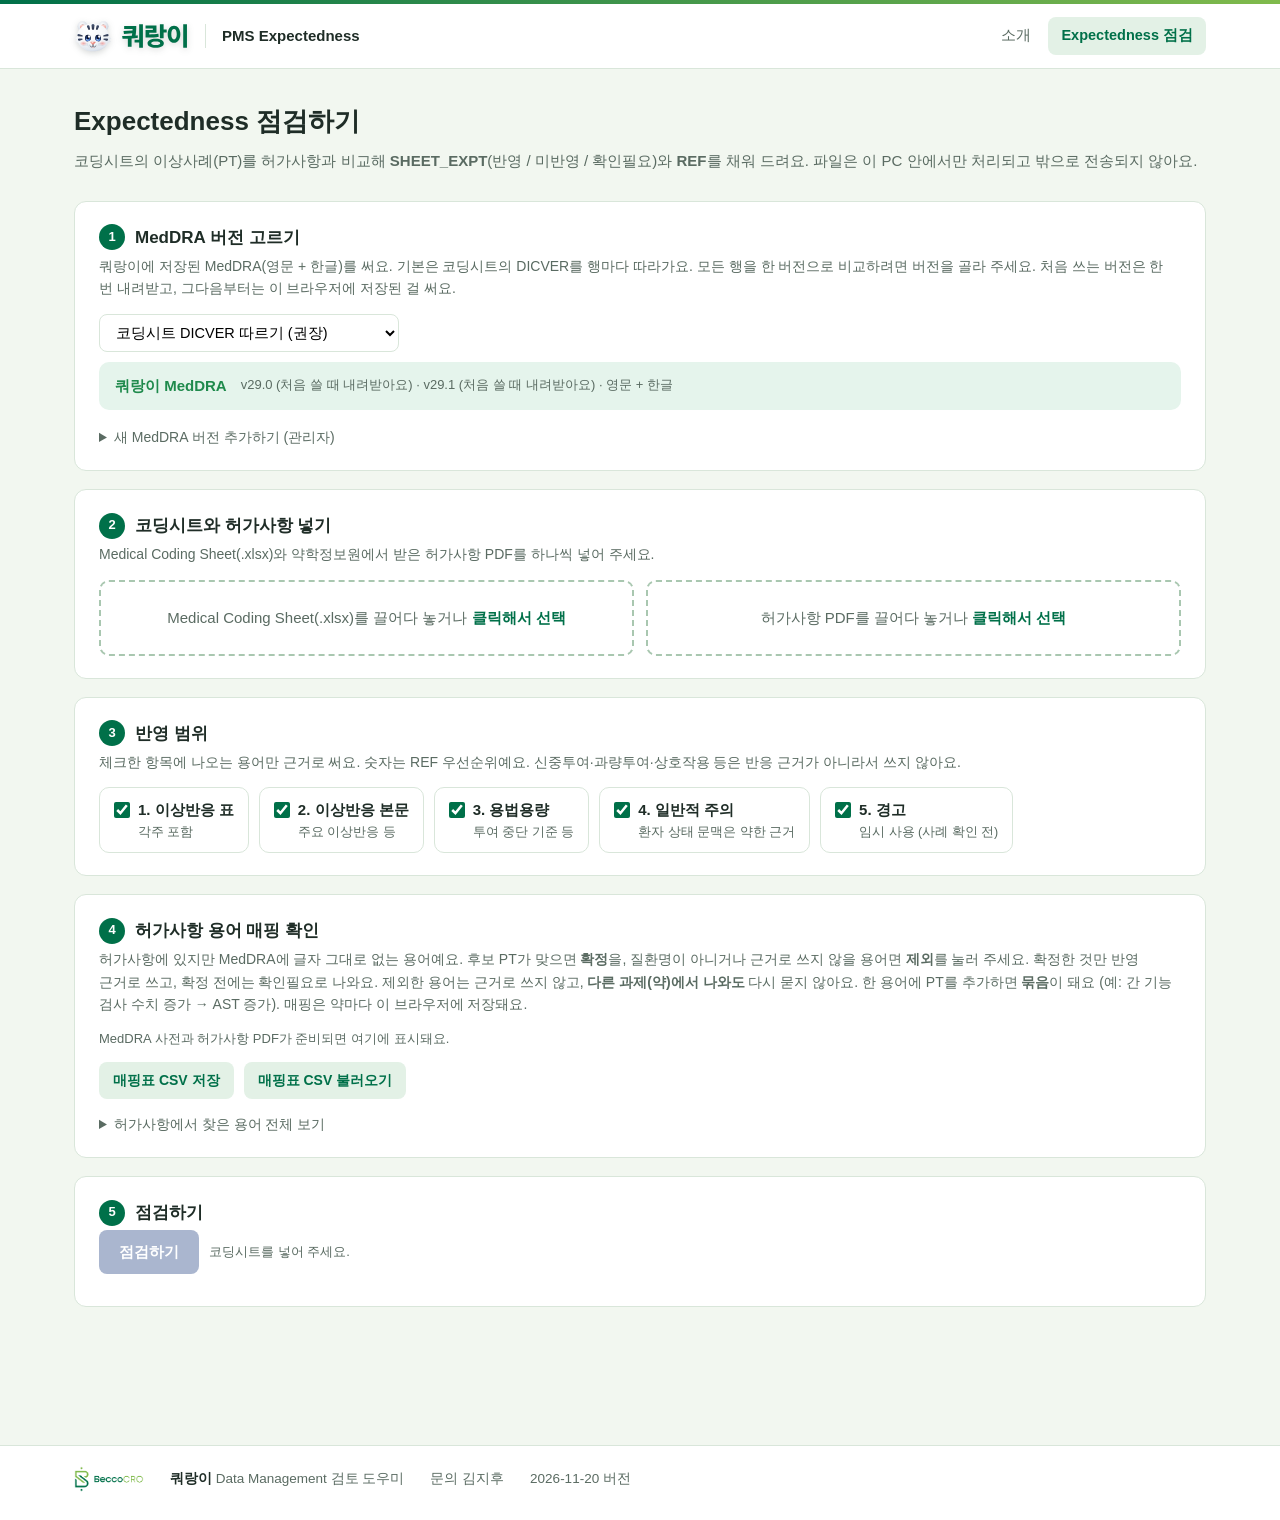
<file: pms-check.html>
<!DOCTYPE html>
<html lang="ko">
<head>
<meta charset="utf-8">
<meta name="viewport" content="width=device-width, initial-scale=1">
<meta name="robots" content="noindex, nofollow">
<title>Expectedness 점검 · 쿼랑이</title>
<link rel="icon" href="img/favicon.ico" sizes="any">
<link rel="icon" type="image/png" sizes="32x32" href="img/favicon-32.png">
<link rel="icon" type="image/png" sizes="16x16" href="img/favicon-16.png">
<link rel="apple-touch-icon" href="img/apple-touch-icon.png">
<link rel="stylesheet" href="css/site.css">
<style>
  :root{--bg:#f2f7f0;--card:#fff;--ink:#1f2d27;--sub:#5a6b62;--line:#d9e6da;--accent:#007049;--accent-soft:#e3f1e6;--ok:#1f8a4c;--ok-soft:#e5f4ec;--warn:#b5590f;--warn-soft:#fcefe2;--err:#c0352b;--err-soft:#fde8e6;--na:#6b7280;--na-soft:#eef0f3}
  *{box-sizing:border-box}
  body{margin:0;background:var(--bg);color:var(--ink);font:15px/1.6 "Pretendard","Apple SD Gothic Neo","Malgun Gothic",sans-serif}
  a{color:var(--accent)}
  main{max-width:1180px;margin:0 auto;padding:32px 24px 64px}
  h1{font-size:26px;margin:0 0 6px}
  .lead{color:var(--sub);margin:0 0 28px}
  .step{background:var(--card);border:1px solid var(--line);border-radius:12px;padding:22px 24px;margin-bottom:18px}
  .step h2{font-size:17px;margin:0 0 4px;display:flex;align-items:center;gap:10px}
  .num{display:inline-flex;width:26px;height:26px;border-radius:50%;background:var(--accent);color:#fff;font-size:13px;align-items:center;justify-content:center}
  .hint{color:var(--sub);font-size:14px;margin:0 0 14px}
  .drop{border:2px dashed #a9c7b0;border-radius:10px;padding:24px;text-align:center;color:var(--sub);cursor:pointer;transition:.15s}
  .drop.on{border-color:var(--accent);background:var(--accent-soft);color:var(--accent)}
  .drop b{color:var(--accent)}
  .dictInfo{display:flex;align-items:center;gap:14px;flex-wrap:wrap;background:var(--ok-soft);border-radius:10px;padding:12px 16px;margin-bottom:12px}
  .dictInfo b{color:var(--ok)}
  table{width:100%;border-collapse:collapse;font-size:14px}
  th,td{text-align:left;padding:9px 10px;border-bottom:1px solid var(--line);vertical-align:top}
  th{color:var(--sub);font-weight:600;background:#f6faf5;position:sticky;top:0}
  .tag{display:inline-block;border-radius:6px;padding:2px 8px;font-size:12.5px;font-weight:600;white-space:nowrap}
  .t-오류{background:var(--err-soft);color:var(--err)}
  .t-확인{background:var(--warn-soft);color:var(--warn)}
  .t-판정{background:var(--na-soft);color:var(--na)}
  .t-정상{background:var(--ok-soft);color:var(--ok)}
  .t-제외{background:var(--warn-soft);color:var(--warn)}
  .t-반영{background:var(--ok-soft);color:var(--ok)} .t-확인필요{background:var(--warn-soft);color:var(--warn)} .t-미반영{background:var(--na-soft);color:var(--na)}
  .t-확정{background:var(--ok-soft);color:var(--ok)} .t-제안{background:var(--warn-soft);color:var(--warn)}
  .card.c-반영 .v{color:var(--ok)} .card.c-확인필요 .v{color:var(--warn)} .card.c-미반영 .v{color:var(--na)} .card.c-반대 .v{color:var(--err)} .card.c-반대.zero .v{color:var(--ok)}
  .two{display:grid;grid-template-columns:1fr 1fr;gap:12px}
  .drop.done{border-style:solid;border-color:var(--ok);background:var(--ok-soft);color:var(--ok)}
  .scopes{display:flex;flex-wrap:wrap;gap:10px}
  .scope{display:flex;gap:8px;align-items:flex-start;border:1px solid var(--line);border-radius:10px;padding:10px 14px;cursor:pointer;background:#fff}
  .scope input{margin:4px 0 0;width:16px;height:16px;accent-color:var(--accent)}
  .scope.off{opacity:.55}
  .scope small{display:block;color:var(--sub);font-size:12.5px}
  td.ref{white-space:pre-wrap;font-size:13px;line-height:1.55;min-width:320px}
  .more{color:var(--accent);cursor:pointer;font-size:12.5px;font-weight:600}
  .maptbl td{font-size:14px}
  .maptbl select,.maptbl input{font:inherit;font-size:13.5px;border:1px solid var(--line);border-radius:8px;padding:6px 8px;background:#fff;max-width:100%}
  .maptbl select{width:100%}
  .maptbl input.bad{border-color:var(--err);background:var(--err-soft)}
  .addrow{display:flex;gap:6px;margin-top:6px}.addrow input{flex:1;min-width:0}
  .exList summary{cursor:pointer;font-weight:600}
  .exList .t-제외{background:#eef0ee;color:#667}
  .bundle{display:flex;gap:6px;align-items:center;flex-wrap:wrap;margin-top:4px}
  .mini{padding:4px 10px;font-size:13px;border-radius:7px}
  .flip{color:var(--err);font-weight:700}
  .busy{position:fixed;inset:0;background:rgba(31,45,39,.28);display:flex;align-items:center;justify-content:center;z-index:50}
  .busy.hidden{display:none}
  .busy>div{background:#fff;border-radius:12px;padding:18px 26px;display:flex;gap:12px;align-items:center;font-weight:600;box-shadow:0 18px 40px -20px rgba(31,45,39,.5)}
  .spin{width:16px;height:16px;border:2.5px solid var(--accent);border-right-color:transparent;border-radius:50%;animation:spin .8s linear infinite}
  @keyframes spin{to{transform:rotate(360deg)}}
  .cards{grid-template-columns:repeat(4,1fr)}
  .sel{font:inherit;font-size:14.5px;border:1px solid var(--line);border-radius:8px;padding:9px 12px;background:#fff;min-width:300px}
  #mdAdmin{margin-top:16px}
  #fileBox th{position:static}
  @media (max-width:760px){.two{grid-template-columns:1fr}.cards{grid-template-columns:1fr 1fr}}

  button{font:inherit;border:0;border-radius:8px;padding:10px 20px;cursor:pointer;font-weight:600}
  .primary{background:var(--accent);color:#fff}
  .primary:disabled{background:#aab6cf;cursor:not-allowed}
  .ghost{background:var(--accent-soft);color:var(--accent);padding:7px 14px;font-size:14px}
  .row{display:flex;gap:10px;align-items:center;flex-wrap:wrap;margin-bottom:10px}
  .muted{color:var(--sub);font-size:13px}
  .cards{display:grid;grid-template-columns:repeat(4,1fr);gap:12px;margin:6px 0 18px}
  .card{border:1px solid var(--line);border-radius:10px;padding:12px 14px;cursor:pointer;transition:.12s;background:#fff}
  .card:hover{border-color:#a9c7b0}
  .card.sel{outline:2px solid var(--accent);outline-offset:-1px}
  .card .v{font-size:24px;font-weight:700}
  .card .k{font-size:13px;color:var(--sub)}
  .card.c-오류 .v{color:var(--err)} .card.c-확인 .v{color:var(--warn)} .card.c-판정 .v{color:var(--na)} .card.c-정상 .v{color:var(--ok)}
  .search{flex:1;min-width:200px;padding:8px 12px;border:1px solid var(--line);border-radius:8px;font-size:14px}
  .tableWrap{max-height:640px;overflow:auto;border:1px solid var(--line);border-radius:10px}
  .iss{margin:0 0 4px}
  .iss .rule{font-weight:700;font-size:12.5px;margin-right:6px}
  .iss .ref{color:var(--sub);font-size:13px}
  .val{font-family:ui-monospace,Consolas,monospace;font-size:13px}
  .note{background:#fffbea;border:1px solid #f0e2a8;border-radius:10px;padding:12px 16px;font-size:14px;color:#6b5a12;margin-top:18px}
  details{margin-top:14px} summary{cursor:pointer;color:var(--sub);font-size:14px}
  .rules td{font-size:13.5px}
  .hidden{display:none}
</style>
</head>
<body>
<header class="site-head"><div class="in"><a class="brand" href="index.html" aria-label="쿼랑이 처음 화면"><svg width="38" height="38" viewBox="18 22 164 140" role="img" aria-label="쿼랑이" xmlns="http://www.w3.org/2000/svg"><defs>
  <radialGradient id="hfur" cx="40%" cy="30%" r="78%">
    <stop offset="0" stop-color="#ffffff"/><stop offset=".55" stop-color="#f4f6f9"/><stop offset=".85" stop-color="#dfe5ee"/><stop offset="1" stop-color="#c3ccda"/>
  </radialGradient>
  <radialGradient id="hbody" cx="38%" cy="25%" r="80%">
    <stop offset="0" stop-color="#ffffff"/><stop offset=".6" stop-color="#eef1f6"/><stop offset="1" stop-color="#b9c3d2"/>
  </radialGradient>
  <radialGradient id="hear" cx="40%" cy="35%" r="70%">
    <stop offset="0" stop-color="#ffffff"/><stop offset="1" stop-color="#cbd3df"/>
  </radialGradient>
  <radialGradient id="hinner" cx="50%" cy="38%" r="62%">
    <stop offset="0" stop-color="#ffd9d2"/><stop offset=".7" stop-color="#f4aaa1"/><stop offset="1" stop-color="#e48e86"/>
  </radialGradient>
  <linearGradient id="hstripe" x1="0" y1="0" x2="0" y2="1">
    <stop offset="0" stop-color="#4b5874"/><stop offset="1" stop-color="#262f45"/>
  </linearGradient>
  <radialGradient id="hiris" cx="50%" cy="72%" r="70%">
    <stop offset="0" stop-color="#7fb2ff"/><stop offset=".45" stop-color="#3561b8"/><stop offset="1" stop-color="#16244d"/>
  </radialGradient>
  <radialGradient id="hmuzzle" cx="50%" cy="30%" r="72%">
    <stop offset="0" stop-color="#ffffff"/><stop offset="1" stop-color="#dbe1ea"/>
  </radialGradient>
  <radialGradient id="hnose" cx="42%" cy="28%" r="72%">
    <stop offset="0" stop-color="#ffbdb2"/><stop offset="1" stop-color="#d4574f"/>
  </radialGradient>
  <radialGradient id="hblush" cx="50%" cy="50%" r="50%">
    <stop offset="0" stop-color="#ff9b94" stop-opacity=".8"/><stop offset="1" stop-color="#ff9b94" stop-opacity="0"/>
  </radialGradient>
  <linearGradient id="hscarf" x1="0" y1="0" x2="1" y2="1">
    <stop offset="0" stop-color="#9fd067"/><stop offset=".5" stop-color="#4fa257"/><stop offset="1" stop-color="#007049"/>
  </linearGradient>
  <linearGradient id="hboard" x1="0" y1="0" x2="1" y2="1">
    <stop offset="0" stop-color="#2f9a68"/><stop offset="1" stop-color="#00593a"/>
  </linearGradient>
  <linearGradient id="hring" x1="0" y1="0" x2="1" y2="1">
    <stop offset="0" stop-color="#b3dc7e"/><stop offset=".45" stop-color="#80ba4c"/><stop offset="1" stop-color="#006a45"/>
  </linearGradient>
  <radialGradient id="hlens" cx="35%" cy="30%" r="80%">
    <stop offset="0" stop-color="#ffffff" stop-opacity=".95"/><stop offset=".5" stop-color="#e3f3e2" stop-opacity=".7"/><stop offset="1" stop-color="#9fcfae" stop-opacity=".85"/>
  </radialGradient>
  <linearGradient id="hhandle" x1="0" y1="0" x2="1" y2="0">
    <stop offset="0" stop-color="#27342e"/><stop offset=".5" stop-color="#55665d"/><stop offset="1" stop-color="#1c2622"/>
  </linearGradient>
  <filter id="hsoft" x="-30%" y="-30%" width="160%" height="160%"><feGaussianBlur stdDeviation="5"/></filter>
  <filter id="hsoft2" x="-30%" y="-30%" width="160%" height="160%"><feGaussianBlur stdDeviation="2.4"/></filter>
</defs>
  <g>
    <circle cx="55" cy="50" r="22" fill="url(#hear)"/>
    <circle cx="145" cy="50" r="22" fill="url(#hear)"/>
  </g>
  <ellipse cx="56" cy="53" rx="11.5" ry="11" fill="url(#hinner)"/>
  <ellipse cx="144" cy="53" rx="11.5" ry="11" fill="url(#hinner)"/>
  <path d="M50 45c3-2 7-2 10 0M140 45c3-2 7-2 10 0" stroke="#fff" stroke-width="2.4" stroke-linecap="round" opacity=".9"/>
  <path d="M100 38C140 38 167 61 170 96L179 103L168 108L177 116L163 122C154 146 128 158 100 158C72 158 46 146 37 122L23 116L32 108L21 103L30 96C33 61 60 38 100 38Z" fill="url(#hfur)"/>
  <ellipse cx="82" cy="56" rx="32" ry="12" fill="#fff" opacity=".9" filter="url(#hsoft2)"/>
  <g fill="url(#hstripe)">
    <path d="M100 40c-4.4 0-6.6 3.2-6.4 7.4l1.8 15.4c.5 3 8.7 3 9.2 0l1.8-15.4c.2-4.2-2-7.4-6.4-7.4Z"/>
    <path d="M77.5 45.5c-3.3 1.1-4.4 4.4-3.1 7.4l6.3 11.6c1.5 2.4 7.1.4 6.5-2.4L85 50c-.8-3.8-4.3-5.4-7.5-4.5Z"/>
    <path d="M122.5 45.5c3.3 1.1 4.4 4.4 3.1 7.4l-6.3 11.6c-1.5 2.4-7.1.4-6.5-2.4L115 50c.8-3.8 4.3-5.4 7.5-4.5Z"/>
    <path d="M33 87c-1 3.3 1.2 6.4 4.4 6.6l16 1c2.8.1 3.3-4.8.6-5.8l-15-5.3c-3.2-1.1-5.4 1-6 3.5Z"/>
    <path d="M35 107.5c0 3.2 2.8 5.4 5.8 4.5l12.8-3.9c2.7-.8 1.7-5.3-1.1-5.3l-13.2.3c-2.6.1-4.3 1.8-4.3 4.4Z"/>
    <path d="M167 87c1 3.3-1.2 6.4-4.4 6.6l-16 1c-2.8.1-3.3-4.8-.6-5.8l15-5.3c3.2-1.1 5.4 1 6 3.5Z"/>
    <path d="M165 107.5c0 3.2-2.8 5.4-5.8 4.5l-12.8-3.9c-2.7-.8-1.7-5.3 1.1-5.3l13.2.3c2.6.1 4.3 1.8 4.3 4.4Z"/>
  </g>
  <ellipse cx="59" cy="124" rx="16" ry="10.5" fill="url(#hblush)"/>
  <ellipse cx="141" cy="124" rx="16" ry="10.5" fill="url(#hblush)"/>
  <g class="eyes">
    <ellipse cx="78" cy="101" rx="12.5" ry="14.5" fill="#101a35"/>
    <ellipse cx="122" cy="101" rx="12.5" ry="14.5" fill="#101a35"/>
    <ellipse cx="78" cy="102.5" rx="10.6" ry="12.4" fill="url(#hiris)"/>
    <ellipse cx="122" cy="102.5" rx="10.6" ry="12.4" fill="url(#hiris)"/>
    <ellipse cx="78" cy="100" rx="5.6" ry="6.6" fill="#0b1229"/>
    <ellipse cx="122" cy="100" rx="5.6" ry="6.6" fill="#0b1229"/>
    <ellipse cx="83" cy="94.5" rx="4.8" ry="5.4" fill="#fff"/>
    <ellipse cx="127" cy="94.5" rx="4.8" ry="5.4" fill="#fff"/>
    <circle cx="73.5" cy="107.5" r="2.2" fill="#fff" opacity=".9"/>
    <circle cx="117.5" cy="107.5" r="2.2" fill="#fff" opacity=".9"/>
    <path d="M71 110.5c4 3 10 3 14 0M115 110.5c4 3 10 3 14 0" stroke="#a9ccff" stroke-width="1.6" stroke-linecap="round" fill="none" opacity=".7"/>
  </g>
  <ellipse cx="100" cy="127.5" rx="27" ry="18" fill="url(#hmuzzle)"/>
  <g stroke="#9aa6b8" stroke-width="1.3" stroke-linecap="round" opacity=".75">
    <path d="M76 126l-19-3M76 131l-19 1.5M124 126l19-3M124 131l19 1.5"/>
  </g>
  <g fill="#b6bfcc"><circle cx="86" cy="128" r="1.1"/><circle cx="83" cy="132" r="1.1"/><circle cx="114" cy="128" r="1.1"/><circle cx="117" cy="132" r="1.1"/></g>
  <path d="M91.8 117.2h16.4c2.3 0 3.4 2.5 1.9 4.2l-8.1 7.8c-1.1 1-2.9 1-4 0l-8.1-7.8c-1.5-1.7-.4-4.2 1.9-4.2Z" fill="url(#hnose)"/>
  <ellipse cx="97" cy="119.8" rx="3.8" ry="1.7" fill="#fff" opacity=".75"/>
  <path d="M100 129v4.4c0 3.8-3 6-6.3 6-3 0-5.2-2-5.7-4.5M100 133.4c0 3.8 3 6 6.3 6 3 0 5.2-2 5.7-4.5" fill="none" stroke="#3a3f4d" stroke-width="2.6" stroke-linecap="round"/>
  <path d="M96 140.5c1.4 3.2 6.6 3.2 8 0" fill="#f08c86"/>
</svg><svg class="wordmark" width="65.1" height="24" viewBox="14 -1654 5044 1860" aria-hidden="true"><path d="M1118 -1506H180V-1276H832C831 -1236 829 -1193 828 -1148L130 -1120L166 -882L806 -934C798 -875 788 -814 776 -748C510 -733 246 -731 24 -728L56 -502C184 -502 323 -503 468 -508V116H756V-522C920 -534 1086 -552 1248 -580L1226 -786C1173 -779 1119 -773 1066 -768C1116 -1042 1116 -1231 1118 -1382ZM1634 -1642H1344V-438H988V-212H1344V190H1634Z M3239.04 -1642H2951.04V-546H3239.04V-988H3479.04V-1224H3239.04ZM2685.04 -1534H1837.04V-1310H2403.04V-1184H1839.04V-606H1997.04C2379.04 -606 2613.04 -616 2863.04 -666L2833.04 -892C2616.04 -853 2420.04 -843 2127.04 -840V-972H2685.04ZM2629.04 -516C2237.04 -516 1993.04 -380 1993.04 -158C1993.04 62 2237.04 190 2629.04 190C3013.04 190 3257.04 62 3257.04 -158C3257.04 -380 3013.04 -516 2629.04 -516ZM2629.04 -294C2859.04 -294 2973.04 -250 2973.04 -158C2973.04 -66 2859.04 -24 2629.04 -24C2395.04 -24 2277.04 -66 2279.04 -158C2277.04 -250 2395.04 -294 2629.04 -294Z M5048.08 -1644H4758.08V196H5048.08ZM4046.08 -1518C3762.08 -1518 3554.08 -1264 3554.08 -862C3554.08 -454 3762.08 -200 4046.08 -200C4324.08 -200 4532.08 -454 4534.08 -862C4532.08 -1264 4324.08 -1518 4046.08 -1518ZM4046.08 -1258C4172.08 -1258 4256.08 -1124 4256.08 -862C4256.08 -596 4172.08 -462 4046.08 -462C3916.08 -462 3832.08 -596 3834.08 -862C3832.08 -1124 3916.08 -1258 4046.08 -1258Z" fill="currentColor"/></svg></a><a class="section" href="pms.html">PMS Expectedness</a><nav aria-label="PMS Expectedness 메뉴"><a href="pms.html">소개</a><a href="pms-check.html" aria-current="page">Expectedness 점검</a></nav></div></header>
<main>
  <h1>Expectedness 점검하기</h1>
  <p class="lead">코딩시트의 이상사례(PT)를 허가사항과 비교해 <b>SHEET_EXPT</b>(반영 / 미반영 / 확인필요)와 <b>REF</b>를 채워 드려요. 파일은 이 PC 안에서만 처리되고 밖으로 전송되지 않아요.</p>

  <section class="step">
    <h2><span class="num">1</span>MedDRA 버전 고르기</h2>
    <p class="hint">쿼랑이에 저장된 MedDRA(영문 + 한글)를 써요. 기본은 코딩시트의 DICVER를 행마다 따라가요. 모든 행을 한 버전으로 비교하려면 버전을 골라 주세요. 처음 쓰는 버전은 한 번 내려받고, 그다음부터는 이 브라우저에 저장된 걸 써요.</p>
    <div class="row"><select id="mdSel" class="sel" aria-label="MedDRA 버전"></select><span class="muted" id="mdMsg"></span></div>
    <div id="mdInfo" class="dictInfo hidden"></div>
    <details id="mdAdmin"><summary>새 MedDRA 버전 추가하기 (관리자)</summary>
      <p class="hint" style="margin-top:10px">새 MedDRA가 나오면 MedDRA 폴더(안에 영문·한글 ASCII가 있는 폴더)를 선택해 주세요. 쿼랑이용 사전 파일을 만들어 이 브라우저에서 바로 쓸 수 있게 하고, 내려받은 파일을 저장소의 <b>meddra</b> 폴더에 올리면 모든 팀원이 쓸 수 있어요. 브라우저가 "업로드"를 묻지만 파일은 밖으로 나가지 않아요.</p>
      <div class="drop" id="dropMd"><b>클릭해서 MedDRA 폴더 선택</b></div>
      <input type="file" id="pickMd" webkitdirectory directory multiple class="hidden">
      <div id="mdAdminMsg" style="margin-top:10px"></div>
    </details>
  </section>

  <section class="step">
    <h2><span class="num">2</span>코딩시트와 허가사항 넣기</h2>
    <p class="hint">Medical Coding Sheet(.xlsx)와 약학정보원에서 받은 허가사항 PDF를 하나씩 넣어 주세요.</p>
    <div class="two">
      <div><div class="drop" id="dropSheet">Medical Coding Sheet(.xlsx)를 끌어다 놓거나 <b>클릭해서 선택</b></div><input type="file" id="pickSheet" accept=".xlsx" class="hidden"></div>
      <div><div class="drop" id="dropPdf">허가사항 PDF를 끌어다 놓거나 <b>클릭해서 선택</b></div><input type="file" id="pickPdf" accept=".pdf" class="hidden"></div>
    </div>
    <div id="fileBox" class="hidden" style="margin-top:14px">
      <table><thead><tr><th style="width:16%">구분</th><th style="width:34%">파일</th><th>상태</th></tr></thead><tbody id="fileRows"></tbody></table>
    </div>
  </section>

  <section class="step">
    <h2><span class="num">3</span>반영 범위</h2>
    <p class="hint">체크한 항목에 나오는 용어만 근거로 써요. 숫자는 REF 우선순위예요. 신중투여·과량투여·상호작용 등은 반응 근거가 아니라서 쓰지 않아요.</p>
    <div class="scopes" id="scope"></div>
  </section>

  <section class="step">
    <h2><span class="num">4</span>허가사항 용어 매핑 확인 <span id="mapState"></span></h2>
    <p class="hint">허가사항에 있지만 MedDRA에 글자 그대로 없는 용어예요. 후보 PT가 맞으면 <b>확정</b>을, 질환명이 아니거나 근거로 쓰지 않을 용어면 <b>제외</b>를 눌러 주세요. 확정한 것만 반영 근거로 쓰고, 확정 전에는 확인필요로 나와요. 제외한 용어는 근거로 쓰지 않고, <b>다른 과제(약)에서 나와도</b> 다시 묻지 않아요. 한 용어에 PT를 추가하면 <b>묶음</b>이 돼요 (예: 간 기능 검사 수치 증가 → AST 증가). 매핑은 약마다 이 브라우저에 저장돼요.</p>
    <div id="mapBody"><p class="muted" style="margin:0">MedDRA 사전과 허가사항 PDF가 준비되면 여기에 표시돼요.</p></div>
    <div class="row" style="margin-top:12px">
      <button class="ghost" id="mapExport" disabled>매핑표 CSV 저장</button>
      <button class="ghost" id="mapImport">매핑표 CSV 불러오기</button>
      <input type="file" id="pickMap" accept=".csv" class="hidden">
      <span class="muted" id="mapSaved"></span>
    </div>
    <details id="termList"><summary>허가사항에서 찾은 용어 전체 보기</summary><div id="termListBody" style="margin-top:10px"></div></details>
  </section>

  <section class="step">
    <h2><span class="num">5</span>점검하기</h2>
    <div class="row"><button class="primary" id="run" disabled>점검하기</button><span class="muted" id="runMsg">MedDRA 사전, 코딩시트, 허가사항을 넣어 주세요.</span></div>
    <div id="result" class="hidden">
      <div class="cards" id="cards"></div>
      <div class="row">
        <button class="primary" id="dl">결과 엑셀 내려받기</button>
        <label class="muted" style="display:flex;gap:6px;align-items:center"><input type="checkbox" id="keep" checked> 이미 SHEET_EXPT 값이 있는 행은 덮어쓰지 않기 (연차 추가분만 채울 때)</label>
      </div>
      <p class="muted" id="dlMsg" style="margin:0 0 10px">원본 코딩시트에서 SHEET_EXPT·REF 칸만 바꿔요. 서식과 메모는 그대로예요.</p>
      <div class="row" style="margin-top:6px">
        <input class="search" id="q" placeholder="PT, 피험자, 특수상황, REF 내용으로 찾기">
        <span class="muted" id="count"></span>
      </div>
      <div class="tableWrap">
        <table><thead id="resHead"></thead><tbody id="resRows"></tbody></table>
      </div>
      <div class="note">이 결과는 검토를 돕기 위한 초안이에요. Expectedness는 DM 담당자가 최종 판단해요. "확인필요"는 근거가 애매하다는 뜻이고, REF 첫 줄에 이유가 적혀 있어요.</div>
      <details>
        <summary>판정 규칙 보기</summary>
        <table class="rules" style="margin-top:8px"><tbody>
          <tr><td style="width:16%"><b>1. 특수상황</b></td><td>AESPECIAL(또는 AESS)이 "해당없음"이 아니면 확인필요예요. 예: 허가 외 사용, 효과 부족. REF에 "특수상황: …"으로 적어요.</td></tr>
          <tr><td><b>2. 같은 PT</b></td><td>허가사항 용어를 MedDRA 한글 LLT로 찾아 PT로 바꾼 뒤, 코딩시트 PT와 같으면 반영이에요. REF는 우선순위가 가장 높은 근거 하나예요.</td></tr>
          <tr><td><b>3. 약한 근거</b></td><td>같은 PT지만 "연구되지 않았다", "병력이 있는", "예방" 같은 환자 상태 문맥에서만 나오거나, 매핑을 아직 확정하지 않았으면 확인필요예요.</td></tr>
          <tr><td><b>4. 같은 HLT</b></td><td>PT는 다르지만 HLT가 같으면 확인필요예요. Primary·Secondary 경로를 모두 봐요. REF 첫 줄에 [같은 HLT: 이름 · 경로 · 묶음 크기]를 적어요. Secondary이거나 묶음이 크면(예: Haemorrhages NEC 185개) 미반영일 가능성이 높아요.</td></tr>
          <tr><td><b>5. 없음</b></td><td>허가사항에서 찾지 못하면 미반영이고, REF는 비워요.</td></tr>
          <tr><td><b>MedDRA 버전</b></td><td>기본은 행마다 DICVER(예: 29.0, 29.1)에 맞는 버전을 써요. 1번에서 버전을 고르면 모든 행을 그 버전으로 비교해요. 쿼랑이에 없는 버전이면 점검하지 않아요.</td></tr>
        </tbody></table>
      </details>
    </div>
  </section>
</main>
<div class="busy hidden" id="busy" role="status" aria-live="polite"><div><span class="spin"></span><span id="busyText">처리 중…</span></div></div>

<footer class="site-foot"><div class="in">
  <img src="img/becco-logo.png" alt="BeccoCRO" width="70" height="26">
  <span><b>쿼랑이</b> Data Management 검토 도우미</span>
  <span>문의 김지후</span>
  <span>2026-11-20 버전</span>
</div></footer>

<script src="js/xlsx-style.min.js"></script>
<script src="js/jszip.min.js"></script>
<script src="js/pdf.min.js"></script>
<script>pdfjsLib.GlobalWorkerOptions.workerSrc = 'js/pdf.worker.min.js';</script>
<script src="js/pms-core.js?v=20261120-3"></script>
<script src="js/xlsx-patch.js?v=20261120-3"></script>
<script src="js/pms-app.js?v=20261120-3"></script>
</body>
</html>
</file>
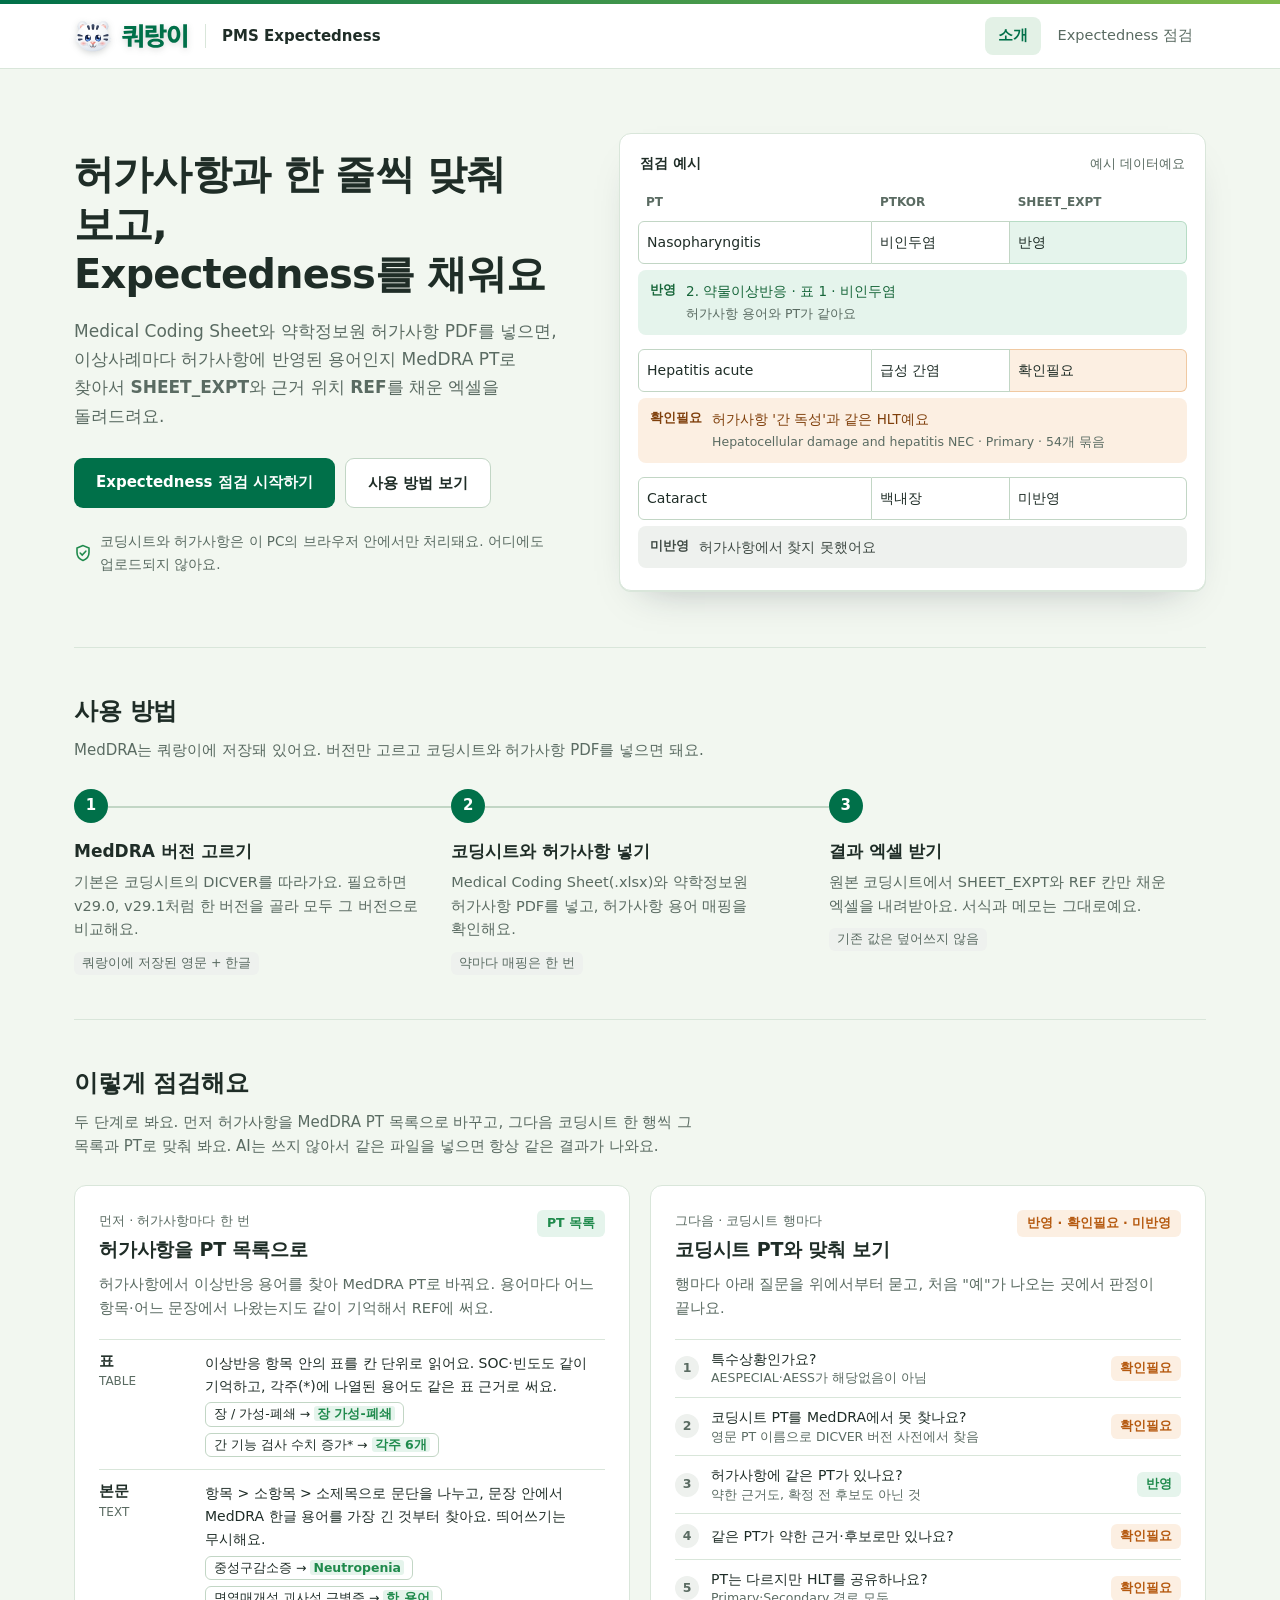
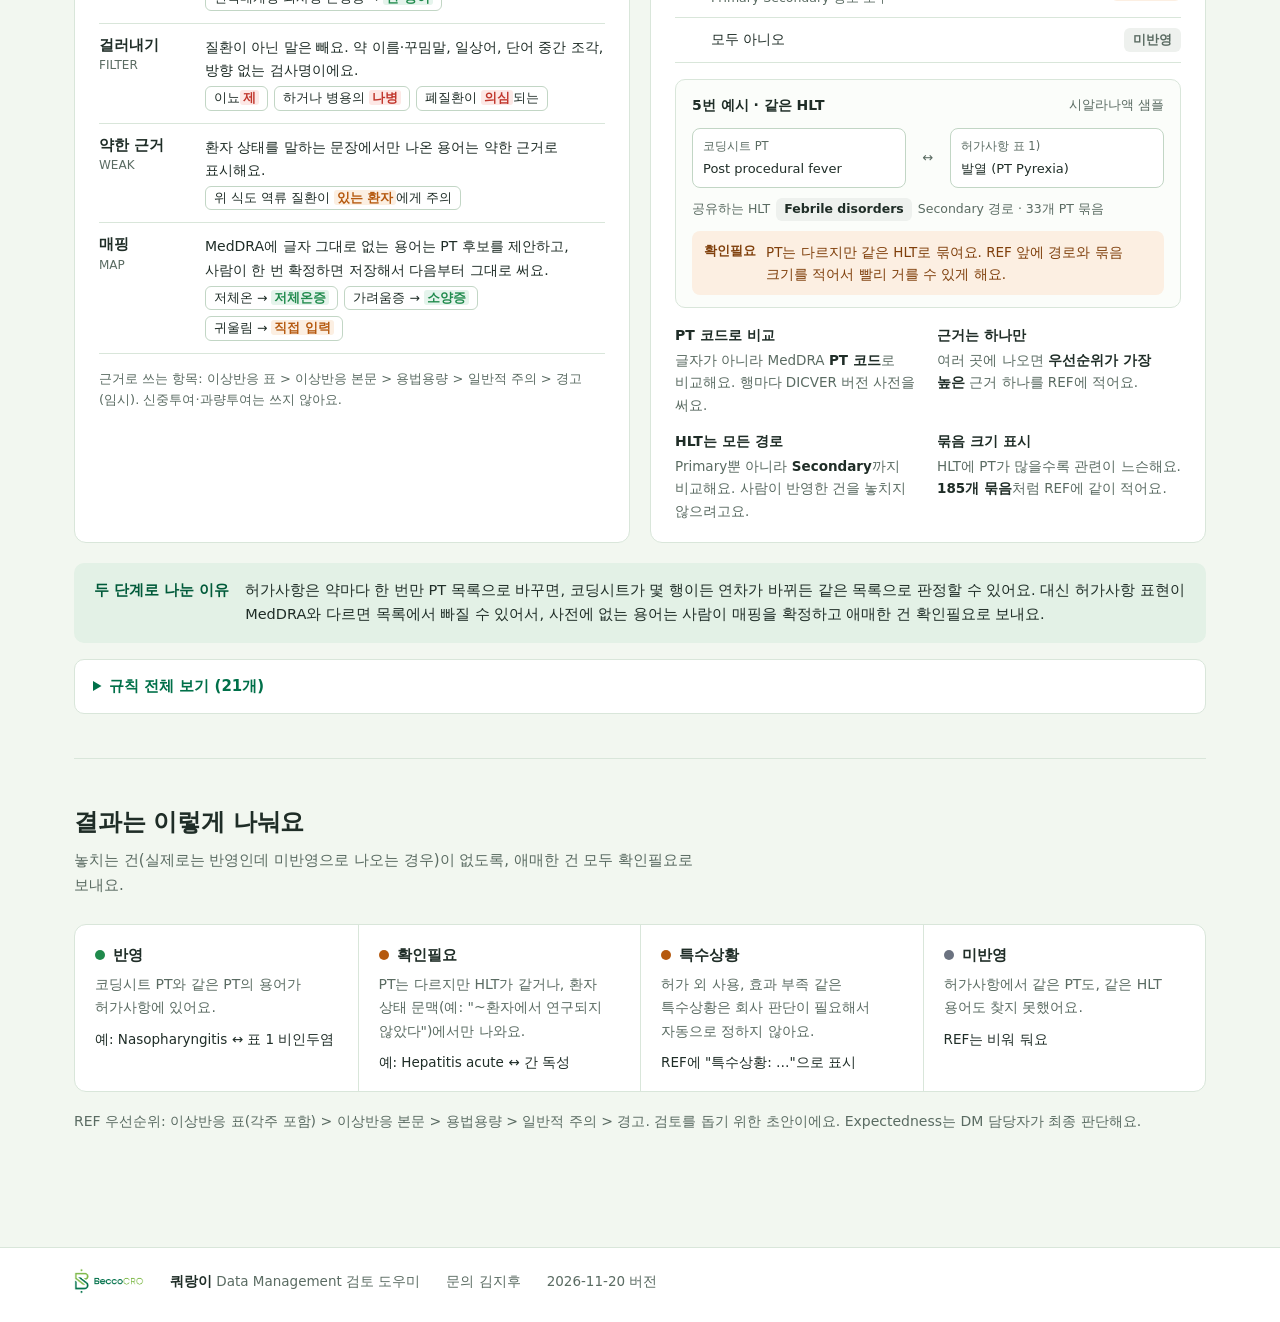
<file: pms.html>
<!DOCTYPE html>
<html lang="ko">
<head>
<meta charset="utf-8">
<meta name="viewport" content="width=device-width, initial-scale=1">
<meta name="robots" content="noindex, nofollow">
<title>PMS Expectedness · 쿼랑이</title>
<link rel="icon" href="img/favicon.ico" sizes="any">
<link rel="icon" type="image/png" sizes="32x32" href="img/favicon-32.png">
<link rel="icon" type="image/png" sizes="16x16" href="img/favicon-16.png">
<link rel="apple-touch-icon" href="img/apple-touch-icon.png">
<link rel="stylesheet" href="css/site.css">
<style>
  main{max-width:1180px;margin:0 auto;padding:0 24px}

  /* 소개 */
  .hero{display:grid;grid-template-columns:minmax(0,5fr) minmax(0,6fr);gap:56px;align-items:center;padding:64px 0 56px}
  .hero h1{font-size:40px;line-height:1.25;letter-spacing:-.02em;margin:0 0 18px;font-weight:800}
  .hero p{font-size:17px;color:var(--sub);margin:0 0 28px;max-width:30em}
  .actions{display:flex;gap:10px;flex-wrap:wrap}
  .btn{display:inline-block;text-decoration:none;font-weight:600;border-radius:9px;padding:12px 22px;font-size:15px}
  .btn.primary{background:var(--brand);color:#fff}
  .btn.primary:hover{background:var(--brand-ink)}
  .btn.plain{color:var(--ink);background:var(--sheet);border:1px solid var(--field)}
  .btn.plain:hover{border-color:var(--sub)}
  .safe{margin-top:22px;font-size:13.5px;color:var(--sub);display:flex;gap:8px;align-items:center}
  .safe svg{flex:none}

  /* 소개 오른쪽: 실제 검사처럼 보이는 CRF 행 */
  .sheet{background:var(--sheet);border:1px solid var(--rule);border-radius:12px;padding:18px 18px 8px;box-shadow:0 1px 0 var(--rule),0 18px 40px -24px rgba(29,36,51,.35)}
  .sheet-top{display:flex;justify-content:space-between;align-items:baseline;font-size:13px;color:var(--sub);margin:0 2px 12px}
  .sheet-top b{color:var(--ink);font-size:14px}
  .crf{width:100%;border-collapse:separate;border-spacing:0 6px;font-size:14px}
  .crf th{font-size:12px;color:var(--sub);font-weight:600;text-align:left;padding:0 8px 2px}
  .crf td{position:relative;padding:9px 8px;border:1px solid var(--field);border-left-width:0;background:#fff;white-space:nowrap}
  .crf td:first-child{border-left-width:1px;border-radius:6px 0 0 6px;white-space:normal}
  .crf td:last-child{border-radius:0 6px 6px 0}
  .crf td.hit-red{background:var(--red-soft);border-color:#f1b9b3}
  .crf td.hit-amber{background:var(--amber-soft);border-color:#f0c9a2}
  .crf td.hit-green{background:var(--green-soft);border-color:#b7dcc5}
  .crf tr.row td{transition:background-color .4s,border-color .4s}
  .crf tr.noterow td{border:0;padding:0 0 8px;background:none;white-space:normal}
  .note{display:flex;gap:10px;align-items:flex-start;font-size:13.5px;padding:10px 12px;border-radius:8px}
  .note b{font-size:12.5px;white-space:nowrap}
  .note.red{background:var(--red-soft);color:#8f251d}
  .note.amber{background:var(--amber-soft);color:#7f3f0b}
  .note.green{background:var(--green-soft);color:#17663a}
  .note.gray{background:var(--gray-soft);color:#3f4a44}
  .note .why{display:block;color:var(--sub);font-size:12.5px;margin-top:2px}

  /* 한 번만 재생되는 검사 장면: 행이 차례로 검사되고 주석이 붙음 */
  @keyframes markRed{from{background:#fff;border-color:var(--field)}}
  @keyframes markAmber{from{background:#fff;border-color:var(--field)}}
  @keyframes noteIn{from{opacity:0;transform:translateY(-4px)}}
  .play .hit-green{animation:markRed .5s ease-out both .6s}
  .play .n1{animation:noteIn .4s ease-out both .9s}
  .play .hit-amber{animation:markAmber .5s ease-out both 1.5s}
  .play .n2{animation:noteIn .4s ease-out both 1.8s}
  .play .n3{animation:noteIn .4s ease-out both 2.5s}

  /* 공통 구역 */
  section.block{padding:44px 0;border-top:1px solid var(--rule)}
  section.block h2{font-size:24px;letter-spacing:-.01em;margin:0 0 6px}
  section.block > p.lead{color:var(--sub);margin:0 0 26px;max-width:42em}

  /* 사용 방법: 실제 순서가 있는 3단계 */
  .steps{list-style:none;margin:0;padding:0;display:grid;grid-template-columns:repeat(3,1fr);gap:0;counter-reset:s;position:relative}
  .steps li{counter-increment:s;padding:0 28px 0 0;position:relative}
  .steps li::before{content:counter(s);display:flex;width:34px;height:34px;border-radius:50%;background:var(--brand);color:#fff;font-weight:700;align-items:center;justify-content:center;margin-bottom:14px;position:relative;z-index:1}
  .steps li:not(:last-child)::after{content:"";position:absolute;top:17px;left:34px;right:0;height:2px;background:var(--field)}
  .steps h3{font-size:17px;margin:0 0 6px}
  .steps p{margin:0;color:var(--sub);font-size:14.5px}
  .steps .who{display:inline-block;margin-top:10px;font-size:12.5px;color:var(--sub);background:var(--gray-soft);border-radius:6px;padding:1px 8px}

  /* 도구 목록 */
  .tools{background:var(--sheet);border:1px solid var(--rule);border-radius:12px;overflow:hidden}
  .tool{display:grid;grid-template-columns:56px minmax(0,1fr) auto;gap:18px;align-items:center;padding:20px 22px;border-top:1px solid var(--rule);text-decoration:none;color:inherit}
  .tool:first-child{border-top:0}
  a.tool:hover{background:#f7fbf6}
  a.tool:hover .go{background:var(--brand);color:#fff}
  .tool .ic{width:56px;height:56px;border-radius:12px;display:flex;align-items:center;justify-content:center;background:var(--brand-soft)}
  .tool.soon .ic{background:var(--gray-soft)}
  .tool h3{font-size:17px;margin:0 0 3px;display:flex;gap:10px;align-items:center;flex-wrap:wrap}
  .tool p{margin:0;color:var(--sub);font-size:14.5px}
  .chip{font-size:12px;font-weight:600;border-radius:6px;padding:1px 8px}
  .chip.ok{background:var(--green-soft);color:var(--green)}
  .chip.who{background:var(--gray-soft);color:var(--sub)}
  .chip.soon{background:var(--gray-soft);color:var(--gray)}
  .go{font-size:14px;font-weight:600;color:var(--brand);background:var(--brand-soft);border-radius:8px;padding:8px 14px;white-space:nowrap}
  .tool.soon .go{color:var(--gray);background:none;padding:8px 0}

  /* 판정 설명 */
  .verdicts{display:grid;grid-template-columns:repeat(4,1fr);gap:0;background:var(--sheet);border:1px solid var(--rule);border-radius:12px}
  .verdicts div{padding:18px 20px;border-left:1px solid var(--rule)}
  .verdicts div:first-child{border-left:0}
  .verdicts dt{font-weight:700;margin-bottom:6px;display:flex;align-items:center;gap:8px}
  .verdicts dt i{width:10px;height:10px;border-radius:50%;display:inline-block}
  .verdicts dd{margin:0;color:var(--sub);font-size:14px}
  .verdicts .ex{display:block;margin-top:8px;color:var(--ink);font-size:13.5px}
  .disclaim{margin-top:18px;font-size:14px;color:var(--sub)}


  /* 점검 방법: 허가사항 읽기 + 행마다 판정 (CM 소개 페이지와 같은 모양) */
  .ways{display:grid;grid-template-columns:minmax(0,1fr) minmax(0,1fr);gap:20px;align-items:stretch}
  .way{background:var(--sheet);border:1px solid var(--rule);border-radius:12px;padding:24px 24px 20px;display:flex;flex-direction:column}
  .way-head{display:flex;justify-content:space-between;align-items:flex-start;gap:12px;margin-bottom:8px}
  .way-head .order{display:block;font-size:13px;color:var(--sub);margin-bottom:2px}
  .way h3{font-size:19px;margin:0;letter-spacing:-.01em}
  .way > p{margin:0 0 18px;color:var(--sub);font-size:14.5px}
  .res{flex:none;font-size:12.5px;font-weight:700;border-radius:6px;padding:3px 10px;white-space:nowrap}
  .res.green{background:var(--green-soft);color:var(--green)}
  .res.amber{background:var(--amber-soft);color:var(--amber)}

  .rgroups{list-style:none;margin:0;padding:0;border-top:1px solid var(--rule)}
  .rgroups li{display:grid;grid-template-columns:92px minmax(0,1fr);gap:4px 14px;padding:12px 0;border-bottom:1px solid var(--rule)}
  .rgroups .nm{font-weight:700;font-size:14.5px;line-height:1.35}
  .rgroups .nm small{display:block;font-weight:500;font-size:12px;color:var(--sub);margin-top:2px}
  .rgroups .what{font-size:14px}
  .rgroups .eg{grid-column:2;display:flex;flex-wrap:wrap;gap:6px}
  .mini{font-size:12.5px;border:1px solid var(--field);border-radius:6px;padding:1px 8px;background:#fff;color:var(--ink);white-space:nowrap}
  .mini mark{background:var(--green-soft);color:var(--green);font-weight:700;padding:0 3px;border-radius:3px}
  .mini.no mark{background:var(--red-soft);color:var(--red)}
  .mini.am mark{background:var(--amber-soft);color:var(--amber)}
  .way .foot{margin:14px 0 0;font-size:13px;color:var(--sub)}

  /* 판정 순서 */
  .flow{list-style:none;margin:0 0 16px;padding:0;border-top:1px solid var(--rule)}
  .flow li{display:grid;grid-template-columns:24px minmax(0,1fr) auto;gap:12px;align-items:center;padding:10px 0;border-bottom:1px solid var(--rule)}
  .flow .no{width:24px;height:24px;border-radius:50%;background:var(--gray-soft);color:var(--sub);font-size:12.5px;font-weight:700;display:flex;align-items:center;justify-content:center}
  .flow .q{font-size:14px;line-height:1.4}
  .flow .q small{display:block;color:var(--sub);font-size:12.5px}
  .flow .to{font-size:12.5px;font-weight:700;border-radius:6px;padding:2px 9px;white-space:nowrap}
  .flow .to.green{background:var(--green-soft);color:var(--green)}
  .flow .to.amber{background:var(--amber-soft);color:var(--amber)}
  .flow .to.gray{background:var(--gray-soft);color:var(--sub)}
  .flow li.end .no{background:none}

  .ex-box{border:1px solid var(--rule);border-radius:10px;padding:14px 16px 12px;background:#fbfdfa;margin:0 0 16px}
  .ex-top{display:flex;justify-content:space-between;gap:10px;font-size:13px;color:var(--sub);margin-bottom:10px}
  .ex-top b{color:var(--ink);font-size:14px}
  .pair{display:grid;grid-template-columns:minmax(0,1fr) 28px minmax(0,1fr);gap:8px;align-items:stretch;margin-bottom:10px}
  .pair > div{border:1px solid var(--field);border-radius:8px;background:#fff;padding:8px 10px;font-size:13px}
  .pair small{display:block;color:var(--sub);font-size:11.5px;margin-bottom:2px}
  .pair .arrow{border:0;background:none;display:flex;align-items:center;justify-content:center;color:var(--sub);padding:0}
  .hlt{display:flex;flex-wrap:wrap;gap:6px;align-items:center;font-size:12.5px;color:var(--sub);margin-bottom:10px}
  .hlt .tag{border-radius:6px;padding:1px 8px;background:var(--gray-soft);color:var(--ink);font-weight:600}

  .crit{display:grid;grid-template-columns:1fr 1fr;gap:14px 18px;margin:0}
  .crit dt{font-weight:700;font-size:14px;margin-bottom:2px}
  .crit dd{margin:0;color:var(--sub);font-size:13.5px}
  .crit em{font-style:normal;color:var(--ink);font-weight:600}

  .why2{margin-top:20px;display:grid;grid-template-columns:auto minmax(0,1fr);gap:4px 16px;background:var(--brand-soft);border-radius:10px;padding:16px 20px;font-size:14.5px}
  .why2 b{color:var(--brand-ink)}
  .why2 p{margin:0}

  details.allrules{margin-top:16px;background:var(--sheet);border:1px solid var(--rule);border-radius:10px;padding:0 18px}
  details.allrules summary{cursor:pointer;font-weight:600;padding:14px 0;color:var(--brand)}
  details.allrules table{width:100%;border-collapse:collapse;margin-bottom:16px;font-size:13.5px}
  details.allrules th{text-align:left;font-size:12.5px;color:var(--sub);font-weight:600;padding:6px 10px;border-bottom:1px solid var(--field)}
  details.allrules td{padding:8px 10px;border-bottom:1px solid var(--rule);vertical-align:top}
  details.allrules td:first-child{white-space:nowrap;font-weight:700}
  details.allrules tr.grp td{background:var(--gray-soft);font-weight:700;color:var(--sub);font-size:12.5px;padding:5px 10px}

  @media (max-width:900px){
    .ways{grid-template-columns:1fr}
    .hero{grid-template-columns:1fr;gap:36px;padding:40px 0}
    .hero h1{font-size:32px}
    .steps{grid-template-columns:1fr;gap:22px}
    .steps li{padding:0 0 0 50px}
    .steps li::before{position:absolute;left:0;top:0;margin:0}
    .steps li:not(:last-child)::after{top:34px;bottom:-22px;left:16px;right:auto;width:2px;height:auto}
    .verdicts{grid-template-columns:1fr 1fr}
    .verdicts div:nth-child(3){border-left:0}
    .verdicts div:nth-child(n+3){border-top:1px solid var(--rule)}
  }
  @media (max-width:560px){
    main{padding:0 16px}
    .way{padding:20px 16px 16px}
    .rgroups li{grid-template-columns:1fr}
    .rgroups .eg{grid-column:1}
    .crit{grid-template-columns:1fr}
    .why2{grid-template-columns:1fr}
    .pair{grid-template-columns:1fr}
    .pair .arrow{transform:rotate(90deg);height:18px}
    details.allrules td:first-child{white-space:normal}
    .hero h1{font-size:28px}
    .crf{font-size:13px}
    .crf .opt{display:none}
    .tool{grid-template-columns:44px minmax(0,1fr);gap:14px;padding:16px}
    .tool .ic{width:44px;height:44px}
    .tool .go{grid-column:2;justify-self:start}
    .verdicts{grid-template-columns:1fr}
    .verdicts div{border-left:0;border-top:1px solid var(--rule)}
    .verdicts div:first-child{border-top:0}
  }
</style>
</head>
<body>
<header class="site-head"><div class="in"><a class="brand" href="index.html" aria-label="쿼랑이 처음 화면"><svg width="38" height="38" viewBox="18 22 164 140" role="img" aria-label="쿼랑이" xmlns="http://www.w3.org/2000/svg"><defs>
  <radialGradient id="hfur" cx="40%" cy="30%" r="78%">
    <stop offset="0" stop-color="#ffffff"/><stop offset=".55" stop-color="#f4f6f9"/><stop offset=".85" stop-color="#dfe5ee"/><stop offset="1" stop-color="#c3ccda"/>
  </radialGradient>
  <radialGradient id="hbody" cx="38%" cy="25%" r="80%">
    <stop offset="0" stop-color="#ffffff"/><stop offset=".6" stop-color="#eef1f6"/><stop offset="1" stop-color="#b9c3d2"/>
  </radialGradient>
  <radialGradient id="hear" cx="40%" cy="35%" r="70%">
    <stop offset="0" stop-color="#ffffff"/><stop offset="1" stop-color="#cbd3df"/>
  </radialGradient>
  <radialGradient id="hinner" cx="50%" cy="38%" r="62%">
    <stop offset="0" stop-color="#ffd9d2"/><stop offset=".7" stop-color="#f4aaa1"/><stop offset="1" stop-color="#e48e86"/>
  </radialGradient>
  <linearGradient id="hstripe" x1="0" y1="0" x2="0" y2="1">
    <stop offset="0" stop-color="#4b5874"/><stop offset="1" stop-color="#262f45"/>
  </linearGradient>
  <radialGradient id="hiris" cx="50%" cy="72%" r="70%">
    <stop offset="0" stop-color="#7fb2ff"/><stop offset=".45" stop-color="#3561b8"/><stop offset="1" stop-color="#16244d"/>
  </radialGradient>
  <radialGradient id="hmuzzle" cx="50%" cy="30%" r="72%">
    <stop offset="0" stop-color="#ffffff"/><stop offset="1" stop-color="#dbe1ea"/>
  </radialGradient>
  <radialGradient id="hnose" cx="42%" cy="28%" r="72%">
    <stop offset="0" stop-color="#ffbdb2"/><stop offset="1" stop-color="#d4574f"/>
  </radialGradient>
  <radialGradient id="hblush" cx="50%" cy="50%" r="50%">
    <stop offset="0" stop-color="#ff9b94" stop-opacity=".8"/><stop offset="1" stop-color="#ff9b94" stop-opacity="0"/>
  </radialGradient>
  <linearGradient id="hscarf" x1="0" y1="0" x2="1" y2="1">
    <stop offset="0" stop-color="#9fd067"/><stop offset=".5" stop-color="#4fa257"/><stop offset="1" stop-color="#007049"/>
  </linearGradient>
  <linearGradient id="hboard" x1="0" y1="0" x2="1" y2="1">
    <stop offset="0" stop-color="#2f9a68"/><stop offset="1" stop-color="#00593a"/>
  </linearGradient>
  <linearGradient id="hring" x1="0" y1="0" x2="1" y2="1">
    <stop offset="0" stop-color="#b3dc7e"/><stop offset=".45" stop-color="#80ba4c"/><stop offset="1" stop-color="#006a45"/>
  </linearGradient>
  <radialGradient id="hlens" cx="35%" cy="30%" r="80%">
    <stop offset="0" stop-color="#ffffff" stop-opacity=".95"/><stop offset=".5" stop-color="#e3f3e2" stop-opacity=".7"/><stop offset="1" stop-color="#9fcfae" stop-opacity=".85"/>
  </radialGradient>
  <linearGradient id="hhandle" x1="0" y1="0" x2="1" y2="0">
    <stop offset="0" stop-color="#27342e"/><stop offset=".5" stop-color="#55665d"/><stop offset="1" stop-color="#1c2622"/>
  </linearGradient>
  <filter id="hsoft" x="-30%" y="-30%" width="160%" height="160%"><feGaussianBlur stdDeviation="5"/></filter>
  <filter id="hsoft2" x="-30%" y="-30%" width="160%" height="160%"><feGaussianBlur stdDeviation="2.4"/></filter>
</defs>
  <g>
    <circle cx="55" cy="50" r="22" fill="url(#hear)"/>
    <circle cx="145" cy="50" r="22" fill="url(#hear)"/>
  </g>
  <ellipse cx="56" cy="53" rx="11.5" ry="11" fill="url(#hinner)"/>
  <ellipse cx="144" cy="53" rx="11.5" ry="11" fill="url(#hinner)"/>
  <path d="M50 45c3-2 7-2 10 0M140 45c3-2 7-2 10 0" stroke="#fff" stroke-width="2.4" stroke-linecap="round" opacity=".9"/>
  <path d="M100 38C140 38 167 61 170 96L179 103L168 108L177 116L163 122C154 146 128 158 100 158C72 158 46 146 37 122L23 116L32 108L21 103L30 96C33 61 60 38 100 38Z" fill="url(#hfur)"/>
  <ellipse cx="82" cy="56" rx="32" ry="12" fill="#fff" opacity=".9" filter="url(#hsoft2)"/>
  <g fill="url(#hstripe)">
    <path d="M100 40c-4.4 0-6.6 3.2-6.4 7.4l1.8 15.4c.5 3 8.7 3 9.2 0l1.8-15.4c.2-4.2-2-7.4-6.4-7.4Z"/>
    <path d="M77.5 45.5c-3.3 1.1-4.4 4.4-3.1 7.4l6.3 11.6c1.5 2.4 7.1.4 6.5-2.4L85 50c-.8-3.8-4.3-5.4-7.5-4.5Z"/>
    <path d="M122.5 45.5c3.3 1.1 4.4 4.4 3.1 7.4l-6.3 11.6c-1.5 2.4-7.1.4-6.5-2.4L115 50c.8-3.8 4.3-5.4 7.5-4.5Z"/>
    <path d="M33 87c-1 3.3 1.2 6.4 4.4 6.6l16 1c2.8.1 3.3-4.8.6-5.8l-15-5.3c-3.2-1.1-5.4 1-6 3.5Z"/>
    <path d="M35 107.5c0 3.2 2.8 5.4 5.8 4.5l12.8-3.9c2.7-.8 1.7-5.3-1.1-5.3l-13.2.3c-2.6.1-4.3 1.8-4.3 4.4Z"/>
    <path d="M167 87c1 3.3-1.2 6.4-4.4 6.6l-16 1c-2.8.1-3.3-4.8-.6-5.8l15-5.3c3.2-1.1 5.4 1 6 3.5Z"/>
    <path d="M165 107.5c0 3.2-2.8 5.4-5.8 4.5l-12.8-3.9c-2.7-.8-1.7-5.3 1.1-5.3l13.2.3c2.6.1 4.3 1.8 4.3 4.4Z"/>
  </g>
  <ellipse cx="59" cy="124" rx="16" ry="10.5" fill="url(#hblush)"/>
  <ellipse cx="141" cy="124" rx="16" ry="10.5" fill="url(#hblush)"/>
  <g class="eyes">
    <ellipse cx="78" cy="101" rx="12.5" ry="14.5" fill="#101a35"/>
    <ellipse cx="122" cy="101" rx="12.5" ry="14.5" fill="#101a35"/>
    <ellipse cx="78" cy="102.5" rx="10.6" ry="12.4" fill="url(#hiris)"/>
    <ellipse cx="122" cy="102.5" rx="10.6" ry="12.4" fill="url(#hiris)"/>
    <ellipse cx="78" cy="100" rx="5.6" ry="6.6" fill="#0b1229"/>
    <ellipse cx="122" cy="100" rx="5.6" ry="6.6" fill="#0b1229"/>
    <ellipse cx="83" cy="94.5" rx="4.8" ry="5.4" fill="#fff"/>
    <ellipse cx="127" cy="94.5" rx="4.8" ry="5.4" fill="#fff"/>
    <circle cx="73.5" cy="107.5" r="2.2" fill="#fff" opacity=".9"/>
    <circle cx="117.5" cy="107.5" r="2.2" fill="#fff" opacity=".9"/>
    <path d="M71 110.5c4 3 10 3 14 0M115 110.5c4 3 10 3 14 0" stroke="#a9ccff" stroke-width="1.6" stroke-linecap="round" fill="none" opacity=".7"/>
  </g>
  <ellipse cx="100" cy="127.5" rx="27" ry="18" fill="url(#hmuzzle)"/>
  <g stroke="#9aa6b8" stroke-width="1.3" stroke-linecap="round" opacity=".75">
    <path d="M76 126l-19-3M76 131l-19 1.5M124 126l19-3M124 131l19 1.5"/>
  </g>
  <g fill="#b6bfcc"><circle cx="86" cy="128" r="1.1"/><circle cx="83" cy="132" r="1.1"/><circle cx="114" cy="128" r="1.1"/><circle cx="117" cy="132" r="1.1"/></g>
  <path d="M91.8 117.2h16.4c2.3 0 3.4 2.5 1.9 4.2l-8.1 7.8c-1.1 1-2.9 1-4 0l-8.1-7.8c-1.5-1.7-.4-4.2 1.9-4.2Z" fill="url(#hnose)"/>
  <ellipse cx="97" cy="119.8" rx="3.8" ry="1.7" fill="#fff" opacity=".75"/>
  <path d="M100 129v4.4c0 3.8-3 6-6.3 6-3 0-5.2-2-5.7-4.5M100 133.4c0 3.8 3 6 6.3 6 3 0 5.2-2 5.7-4.5" fill="none" stroke="#3a3f4d" stroke-width="2.6" stroke-linecap="round"/>
  <path d="M96 140.5c1.4 3.2 6.6 3.2 8 0" fill="#f08c86"/>
</svg><svg class="wordmark" width="65.1" height="24" viewBox="14 -1654 5044 1860" aria-hidden="true"><path d="M1118 -1506H180V-1276H832C831 -1236 829 -1193 828 -1148L130 -1120L166 -882L806 -934C798 -875 788 -814 776 -748C510 -733 246 -731 24 -728L56 -502C184 -502 323 -503 468 -508V116H756V-522C920 -534 1086 -552 1248 -580L1226 -786C1173 -779 1119 -773 1066 -768C1116 -1042 1116 -1231 1118 -1382ZM1634 -1642H1344V-438H988V-212H1344V190H1634Z M3239.04 -1642H2951.04V-546H3239.04V-988H3479.04V-1224H3239.04ZM2685.04 -1534H1837.04V-1310H2403.04V-1184H1839.04V-606H1997.04C2379.04 -606 2613.04 -616 2863.04 -666L2833.04 -892C2616.04 -853 2420.04 -843 2127.04 -840V-972H2685.04ZM2629.04 -516C2237.04 -516 1993.04 -380 1993.04 -158C1993.04 62 2237.04 190 2629.04 190C3013.04 190 3257.04 62 3257.04 -158C3257.04 -380 3013.04 -516 2629.04 -516ZM2629.04 -294C2859.04 -294 2973.04 -250 2973.04 -158C2973.04 -66 2859.04 -24 2629.04 -24C2395.04 -24 2277.04 -66 2279.04 -158C2277.04 -250 2395.04 -294 2629.04 -294Z M5048.08 -1644H4758.08V196H5048.08ZM4046.08 -1518C3762.08 -1518 3554.08 -1264 3554.08 -862C3554.08 -454 3762.08 -200 4046.08 -200C4324.08 -200 4532.08 -454 4534.08 -862C4532.08 -1264 4324.08 -1518 4046.08 -1518ZM4046.08 -1258C4172.08 -1258 4256.08 -1124 4256.08 -862C4256.08 -596 4172.08 -462 4046.08 -462C3916.08 -462 3832.08 -596 3834.08 -862C3832.08 -1124 3916.08 -1258 4046.08 -1258Z" fill="currentColor"/></svg></a><a class="section" href="pms.html">PMS Expectedness</a><nav aria-label="PMS Expectedness 메뉴"><a href="pms.html" aria-current="page">소개</a><a href="pms-check.html">Expectedness 점검</a></nav></div></header>

<main>
  <section class="hero">
    <div>
      <h1>허가사항과 한 줄씩 맞춰 보고,<br>Expectedness를 채워요</h1>
      <p>Medical Coding Sheet와 약학정보원 허가사항 PDF를 넣으면, 이상사례마다 허가사항에 반영된 용어인지 MedDRA PT로 찾아서 <b>SHEET_EXPT</b>와 근거 위치 <b>REF</b>를 채운 엑셀을 돌려드려요.</p>
      <div class="actions">
        <a class="btn primary" href="pms-check.html">Expectedness 점검 시작하기</a>
        <a class="btn plain" href="#how">사용 방법 보기</a>
      </div>
      <div class="safe">
        <svg width="18" height="18" viewBox="0 0 18 18" aria-hidden="true"><path d="M9 1.5 3 4v4.5c0 3.6 2.5 6.8 6 8 3.5-1.2 6-4.4 6-8V4L9 1.5Z" fill="none" stroke="#1f8a4c" stroke-width="1.6"/><path d="m6.2 9 2 2 3.6-3.8" fill="none" stroke="#1f8a4c" stroke-width="1.6" stroke-linecap="round"/></svg>
        코딩시트와 허가사항은 이 PC의 브라우저 안에서만 처리돼요. 어디에도 업로드되지 않아요.
      </div>
    </div>

    <figure class="sheet play" style="margin:0" aria-label="점검 예시 화면">
      <div class="sheet-top"><b>점검 예시</b><span>예시 데이터예요</span></div>
      <table class="crf">
        <thead><tr><th>PT</th><th class="opt">PTKOR</th><th>SHEET_EXPT</th></tr></thead>
        <tbody>
          <tr class="row"><td>Nasopharyngitis</td><td class="opt">비인두염</td><td class="hit-green">반영</td></tr>
          <tr class="noterow"><td colspan="3"><div class="note green n1"><b>반영</b><span>2. 약물이상반응 · 표 1 · 비인두염<span class="why">허가사항 용어와 PT가 같아요</span></span></div></td></tr>
          <tr class="row"><td>Hepatitis acute</td><td class="opt">급성 간염</td><td class="hit-amber">확인필요</td></tr>
          <tr class="noterow"><td colspan="3"><div class="note amber n2"><b>확인필요</b><span>허가사항 '간 독성'과 같은 HLT예요<span class="why">Hepatocellular damage and hepatitis NEC · Primary · 54개 묶음</span></span></div></td></tr>
          <tr class="row"><td>Cataract</td><td class="opt">백내장</td><td>미반영</td></tr>
          <tr class="noterow"><td colspan="3"><div class="note gray n3"><b>미반영</b><span>허가사항에서 찾지 못했어요</span></div></td></tr>
        </tbody>
      </table>
    </figure>
  </section>

  <section class="block" id="how">
    <h2>사용 방법</h2>
    <p class="lead">MedDRA는 쿼랑이에 저장돼 있어요. 버전만 고르고 코딩시트와 허가사항 PDF를 넣으면 돼요.</p>
    <ol class="steps">
      <li>
        <h3>MedDRA 버전 고르기</h3>
        <p>기본은 코딩시트의 DICVER를 따라가요. 필요하면 v29.0, v29.1처럼 한 버전을 골라 모두 그 버전으로 비교해요.</p>
        <span class="who">쿼랑이에 저장된 영문 + 한글</span>
      </li>
      <li>
        <h3>코딩시트와 허가사항 넣기</h3>
        <p>Medical Coding Sheet(.xlsx)와 약학정보원 허가사항 PDF를 넣고, 허가사항 용어 매핑을 확인해요.</p>
        <span class="who">약마다 매핑은 한 번</span>
      </li>
      <li>
        <h3>결과 엑셀 받기</h3>
        <p>원본 코딩시트에서 SHEET_EXPT와 REF 칸만 채운 엑셀을 내려받아요. 서식과 메모는 그대로예요.</p>
        <span class="who">기존 값은 덮어쓰지 않음</span>
      </li>
    </ol>
  </section>

  <section class="block" id="method">
    <h2>이렇게 점검해요</h2>
    <p class="lead">두 단계로 봐요. 먼저 허가사항을 MedDRA PT 목록으로 바꾸고, 그다음 코딩시트 한 행씩 그 목록과 PT로 맞춰 봐요. AI는 쓰지 않아서 같은 파일을 넣으면 항상 같은 결과가 나와요.</p>

    <div class="ways">
      <article class="way">
        <div class="way-head">
          <div><span class="order">먼저 · 허가사항마다 한 번</span><h3>허가사항을 PT 목록으로</h3></div>
          <span class="res green">PT 목록</span>
        </div>
        <p>허가사항에서 이상반응 용어를 찾아 MedDRA PT로 바꿔요. 용어마다 어느 항목·어느 문장에서 나왔는지도 같이 기억해서 REF에 써요.</p>
        <ul class="rgroups">
          <li><span class="nm">표<small>TABLE</small></span><span class="what">이상반응 항목 안의 표를 칸 단위로 읽어요. SOC·빈도도 같이 기억하고, 각주(*)에 나열된 용어도 같은 표 근거로 써요.</span>
            <span class="eg"><span class="mini">장 / 가성-폐쇄 → <mark>장 가성-폐쇄</mark></span><span class="mini">간 기능 검사 수치 증가* → <mark>각주 6개</mark></span></span></li>
          <li><span class="nm">본문<small>TEXT</small></span><span class="what">항목 &gt; 소항목 &gt; 소제목으로 문단을 나누고, 문장 안에서 MedDRA 한글 용어를 가장 긴 것부터 찾아요. 띄어쓰기는 무시해요.</span>
            <span class="eg"><span class="mini">중성구감소증 → <mark>Neutropenia</mark></span><span class="mini">면역매개성 괴사성 근병증 → <mark>한 용어</mark></span></span></li>
          <li><span class="nm">걸러내기<small>FILTER</small></span><span class="what">질환이 아닌 말은 빼요. 약 이름·꾸밈말, 일상어, 단어 중간 조각, 방향 없는 검사명이에요.</span>
            <span class="eg"><span class="mini no">이뇨<mark>제</mark></span><span class="mini no">하거나 병용의 <mark>나병</mark></span><span class="mini no">폐질환이 <mark>의심</mark>되는</span></span></li>
          <li><span class="nm">약한 근거<small>WEAK</small></span><span class="what">환자 상태를 말하는 문장에서만 나온 용어는 약한 근거로 표시해요.</span>
            <span class="eg"><span class="mini am">위 식도 역류 질환이 <mark>있는 환자</mark>에게 주의</span></span></li>
          <li><span class="nm">매핑<small>MAP</small></span><span class="what">MedDRA에 글자 그대로 없는 용어는 PT 후보를 제안하고, 사람이 한 번 확정하면 저장해서 다음부터 그대로 써요.</span>
            <span class="eg"><span class="mini">저체온 → <mark>저체온증</mark></span><span class="mini">가려움증 → <mark>소양증</mark></span><span class="mini am">귀울림 → <mark>직접 입력</mark></span></span></li>
        </ul>
        <p class="foot">근거로 쓰는 항목: 이상반응 표 &gt; 이상반응 본문 &gt; 용법용량 &gt; 일반적 주의 &gt; 경고(임시). 신중투여·과량투여는 쓰지 않아요.</p>
      </article>

      <article class="way">
        <div class="way-head">
          <div><span class="order">그다음 · 코딩시트 행마다</span><h3>코딩시트 PT와 맞춰 보기</h3></div>
          <span class="res amber">반영 · 확인필요 · 미반영</span>
        </div>
        <p>행마다 아래 질문을 위에서부터 묻고, 처음 "예"가 나오는 곳에서 판정이 끝나요.</p>
        <ol class="flow">
          <li><span class="no">1</span><span class="q">특수상황인가요?<small>AESPECIAL·AESS가 해당없음이 아님</small></span><span class="to amber">확인필요</span></li>
          <li><span class="no">2</span><span class="q">코딩시트 PT를 MedDRA에서 못 찾나요?<small>영문 PT 이름으로 DICVER 버전 사전에서 찾음</small></span><span class="to amber">확인필요</span></li>
          <li><span class="no">3</span><span class="q">허가사항에 같은 PT가 있나요?<small>약한 근거도, 확정 전 후보도 아닌 것</small></span><span class="to green">반영</span></li>
          <li><span class="no">4</span><span class="q">같은 PT가 약한 근거·후보로만 있나요?</span><span class="to amber">확인필요</span></li>
          <li><span class="no">5</span><span class="q">PT는 다르지만 HLT를 공유하나요?<small>Primary·Secondary 경로 모두</small></span><span class="to amber">확인필요</span></li>
          <li class="end"><span class="no"></span><span class="q">모두 아니오</span><span class="to gray">미반영</span></li>
        </ol>

        <figure class="ex-box" aria-label="같은 HLT로 확인필요가 되는 예시">
          <div class="ex-top"><b>5번 예시 · 같은 HLT</b><span>시알라나액 샘플</span></div>
          <div class="pair">
            <div><small>코딩시트 PT</small>Post procedural fever</div>
            <div class="arrow" aria-hidden="true">↔</div>
            <div><small>허가사항 표 1)</small>발열 (PT Pyrexia)</div>
          </div>
          <div class="hlt">공유하는 HLT <span class="tag">Febrile disorders</span> Secondary 경로 · 33개 PT 묶음</div>
          <div class="note amber"><b>확인필요</b><span>PT는 다르지만 같은 HLT로 묶여요. REF 앞에 경로와 묶음 크기를 적어서 빨리 거를 수 있게 해요.</span></div>
        </figure>

        <dl class="crit">
          <div><dt>PT 코드로 비교</dt><dd>글자가 아니라 MedDRA <em>PT 코드</em>로 비교해요. 행마다 DICVER 버전 사전을 써요.</dd></div>
          <div><dt>근거는 하나만</dt><dd>여러 곳에 나오면 <em>우선순위가 가장 높은</em> 근거 하나를 REF에 적어요.</dd></div>
          <div><dt>HLT는 모든 경로</dt><dd>Primary뿐 아니라 <em>Secondary</em>까지 비교해요. 사람이 반영한 건을 놓치지 않으려고요.</dd></div>
          <div><dt>묶음 크기 표시</dt><dd>HLT에 PT가 많을수록 관련이 느슨해요. <em>185개 묶음</em>처럼 REF에 같이 적어요.</dd></div>
        </dl>
      </article>
    </div>

    <div class="why2">
      <b>두 단계로 나눈 이유</b>
      <p>허가사항은 약마다 한 번만 PT 목록으로 바꾸면, 코딩시트가 몇 행이든 연차가 바뀌든 같은 목록으로 판정할 수 있어요. 대신 허가사항 표현이 MedDRA와 다르면 목록에서 빠질 수 있어서, 사전에 없는 용어는 사람이 매핑을 확정하고 애매한 건 확인필요로 보내요.</p>
    </div>

    <details class="allrules">
      <summary>규칙 전체 보기 (21개)</summary>
      <table>
        <thead><tr><th style="width:20%">규칙</th><th>내용</th></tr></thead>
        <tbody>
          <tr class="grp"><td colspan="2">허가사항 읽기 · 표</td></tr>
          <tr><td>표 찾기</td><td>이상반응(이상사례) 항목 안에 있는 표를 이상반응 표로 읽어요. 다른 항목의 표(용량 조절표 등)는 본문처럼 읽어요.</td></tr>
          <tr><td>열 역할</td><td>머리글과 칸 내용으로 SOC·빈도·용어 열을 정해요. %·명수처럼 숫자만 있는 열은 쓰지 않아요. 합쳐진 칸은 같은 값으로 채우고, 다음 쪽으로 이어지는 표는 앞 표의 열 역할을 이어받아요.</td></tr>
          <tr><td>칸 나누기</td><td>쉼표로 나누되 괄호 안 쉼표는 나누지 않아요. 쉼표 없이 줄만 바뀌면 이어 붙여요. 빈도 말(흔하게·드물게 등), 용어 뒤의 (N명), 각주 표시는 떼요.</td></tr>
          <tr><td>각주</td><td>표 바로 아래 각주가 용어 나열이면(예: *: 알라닌 아미노전이효소 증가, …) 같은 표 근거로 써요. 설명 문장인 각주는 쓰지 않아요.</td></tr>
          <tr class="grp"><td colspan="2">허가사항 읽기 · 본문</td></tr>
          <tr><td>문단 나누기</td><td>항목(2. 약물이상반응) &gt; 소항목(3) 주요 이상반응) &gt; 소제목 단위로 나눠요. 숫자 줄(1.00%(15/1,503명))은 항목 제목으로 보지 않아요.</td></tr>
          <tr><td>근거로 쓰는 항목</td><td>이상반응·이상사례, 용법용량, 일반적 주의, 경고. 일반의약품의 "복용을 즉각 중지하고 … 상의할 것"은 이상반응으로 봐요.</td></tr>
          <tr><td>용어 찾기</td><td>문장 안에서 MedDRA 한글 LLT를 가장 긴 것부터 찾아 PT로 바꿔요. 띄어쓰기·하이픈은 무시하고, 단어 중간의 한글 풀이 괄호(용혈성(적혈구 파괴성)빈혈)는 건너뛰어요.</td></tr>
          <tr class="grp"><td colspan="2">걸러내기</td></tr>
          <tr><td>일상어</td><td>지침, 자세, 신장, 주사, 검사, 입원, 치료, 투여, 의심, 분석, 질병, 가스, 사고 등은 사전에 있어도 질환으로 보지 않아요.</td></tr>
          <tr><td>꾸밈말·약 이름</td><td>바로 뒤에 성·제·한·상이 붙으면 다른 말을 꾸미는 말로 봐요. 예: 이뇨제, 면역억제제, 불안정성, 반점상, 무반응한</td></tr>
          <tr><td>단어 중간</td><td>단어 중간에서 시작하면 4글자 이상 한글만 인정해요. 영문 약어는 단어 경계에서 3글자 이상만 인정해요.</td></tr>
          <tr><td>띄어쓰기 조각</td><td>띄어쓰기를 넘어 잡혔는데 마지막이 한 글자 조각이면 버려요. 예: 노출 증|가, 노인 환|자</td></tr>
          <tr><td>반응이 아닌 PT</td><td>본문에서는 시술·사회 환경 SOC, 방향 없는 검사명(Alanine aminotransferase), 일반어(이상반응, 약물 상호 작용)는 빼요.</td></tr>
          <tr class="grp"><td colspan="2">근거 강도와 매핑</td></tr>
          <tr><td>약한 근거</td><td>문장에 "있는 환자", "가진 환자", "연구되지 않았다", "주의하여 사용", "예방" 등이 있으면 그 문장의 용어는 약한 근거예요.</td></tr>
          <tr><td>매핑표</td><td>약마다 확정한 허가사항 용어 → PT 매핑이에요. "확정"만 반영 근거로 쓰고, "제안"이면 확인필요로 내요.</td></tr>
          <tr><td>후보 제안</td><td>사전에 없는 용어는 변형 일치(끝의 증·성, 증가↔상승 등) &gt; 부분 일치 &gt; PT·LLT 이름 비슷함 순서로 후보 3개를 보여줘요.</td></tr>
          <tr class="grp"><td colspan="2">행마다 판정</td></tr>
          <tr><td>1 특수상황</td><td>AESPECIAL·AESS가 해당없음·빈칸·NA가 아니면 확인필요. 회사 판단 코멘트가 필요해서 자동으로 정하지 않아요.</td></tr>
          <tr><td>2 PT 없음</td><td>코딩시트 PT를 고른 MedDRA 버전에서 찾지 못하면 확인필요.</td></tr>
          <tr><td>3 같은 PT</td><td>허가사항에 같은 PT가 강한 근거로 있으면 반영. REF에 우선순위가 가장 높은 근거를 적어요.</td></tr>
          <tr><td>4 약한 근거</td><td>같은 PT가 약한 근거나 확정 전 후보로만 있으면 확인필요.</td></tr>
          <tr><td>5 같은 HLT</td><td>PT가 다르지만 HLT를 공유하면 확인필요. 강한 근거 &gt; Primary &gt; 우선순위 &gt; 작은 묶음 순으로 근거를 골라요.</td></tr>
          <tr><td>6 미반영</td><td>위에 모두 해당하지 않으면 미반영, REF는 비워요.</td></tr>
        </tbody>
      </table>
    </details>
  </section>

  <section class="block">
    <h2>결과는 이렇게 나눠요</h2>
    <p class="lead">놓치는 건(실제로는 반영인데 미반영으로 나오는 경우)이 없도록, 애매한 건 모두 확인필요로 보내요.</p>
    <dl class="verdicts">
      <div><dt><i style="background:var(--green)"></i>반영</dt><dd>코딩시트 PT와 같은 PT의 용어가 허가사항에 있어요.<span class="ex">예: Nasopharyngitis ↔ 표 1 비인두염</span></dd></div>
      <div><dt><i style="background:var(--amber)"></i>확인필요</dt><dd>PT는 다르지만 HLT가 같거나, 환자 상태 문맥(예: "~환자에서 연구되지 않았다")에서만 나와요.<span class="ex">예: Hepatitis acute ↔ 간 독성</span></dd></div>
      <div><dt><i style="background:var(--amber)"></i>특수상황</dt><dd>허가 외 사용, 효과 부족 같은 특수상황은 회사 판단이 필요해서 자동으로 정하지 않아요.<span class="ex">REF에 "특수상황: …"으로 표시</span></dd></div>
      <div><dt><i style="background:var(--gray)"></i>미반영</dt><dd>허가사항에서 같은 PT도, 같은 HLT 용어도 찾지 못했어요.<span class="ex">REF는 비워 둬요</span></dd></div>
    </dl>
    <p class="disclaim">REF 우선순위: 이상반응 표(각주 포함) &gt; 이상반응 본문 &gt; 용법용량 &gt; 일반적 주의 &gt; 경고. 검토를 돕기 위한 초안이에요. Expectedness는 DM 담당자가 최종 판단해요.</p>
  </section>
</main>

<footer class="site-foot"><div class="in">
  <img src="img/becco-logo.png" alt="BeccoCRO" width="70" height="26">
  <span><b>쿼랑이</b> Data Management 검토 도우미</span>
  <span>문의 김지후</span>
  <span>2026-11-20 버전</span>
</div></footer>
</body>
</html>
</file>
<file: css/site.css>
/* DM 도구 모음 – 공용 스타일 (모든 페이지가 같이 씀) */
:root{
  --paper:#f2f7f0; --sheet:#fff; --ink:#1f2d27; --sub:#5a6b62; --rule:#d9e6da; --field:#c2d6c5;
  --brand:#007049; --brand-ink:#005a3a; --brand-soft:#e3f1e6; --leaf:#80ba4c; --leaf-soft:#eef6e3;
  --red:#c0352b; --red-soft:#fde8e6; --amber:#b5590f; --amber-soft:#fcefe2;
  --green:#1f8a4c; --green-soft:#e5f4ec; --gray:#6b7280; --gray-soft:#eef1ee;
  --font:"Pretendard","Apple SD Gothic Neo","Malgun Gothic","맑은 고딕",system-ui,sans-serif;
}
*{box-sizing:border-box}
html{-webkit-text-size-adjust:100%}
body{margin:0;background:var(--paper);color:var(--ink);font:15px/1.65 var(--font);word-break:keep-all;overflow-wrap:break-word}
a{color:var(--brand)}
:focus-visible{outline:3px solid var(--brand);outline-offset:2px;border-radius:4px}

/* 머리글: 흰 바탕 + 회사 로고 색 띠 */
.site-head{background:linear-gradient(90deg,var(--brand),var(--leaf)) top/100% 4px no-repeat,#fff;padding-top:4px;border-bottom:1px solid var(--rule)}
.site-head .in{max-width:1180px;margin:0 auto;padding:0 24px;height:64px;display:flex;align-items:center;gap:18px}
.site-head .brand{color:var(--ink);text-decoration:none;font-weight:800;display:flex;align-items:center;gap:10px}
.site-head .brand svg{flex:none;filter:drop-shadow(0 2px 3px rgba(31,45,39,.18))}
.site-head .brand .wordmark{display:block;color:var(--brand);height:24px;width:auto}
.site-head .section{color:var(--ink);text-decoration:none;font-size:15px;font-weight:600;padding-left:16px;border-left:1px solid var(--rule)}
.site-head .section:hover{color:var(--brand)}
.site-head .corp{margin-left:auto;height:34px;width:auto}
.site-head nav{margin-left:auto;display:flex;gap:4px;flex-wrap:wrap}
.site-head nav a{color:var(--sub);text-decoration:none;font-size:14.5px;padding:7px 13px;border-radius:8px}
.site-head nav a:hover{color:var(--ink);background:var(--leaf-soft)}
.site-head nav a[aria-current="page"]{color:var(--brand);background:var(--brand-soft);font-weight:700}

/* 바닥글 */
.site-foot{border-top:1px solid var(--rule);margin-top:56px;background:var(--sheet)}
.site-foot .in{max-width:1180px;margin:0 auto;padding:20px 24px 28px;color:var(--sub);font-size:13.5px;display:flex;flex-wrap:wrap;align-items:center;gap:6px 26px}
.site-foot b{color:var(--ink);font-weight:600}

/* 쿼랑이 움직임: 눈 깜빡임(자동) + 마우스 올리면 통통 */
svg .eyes{transform-box:fill-box;transform-origin:50% 55%;animation:blink 4.6s ease-in-out infinite}
.site-head .brand svg .eyes{animation-delay:1.9s;animation-duration:5.3s}
@keyframes blink{0%,90%,100%{transform:scaleY(1)}93%{transform:scaleY(.08)}96%{transform:scaleY(1)}}
.tiger{overflow:visible}
.tiger .hopper{transform-box:fill-box;transform-origin:50% 100%}
.tiger .shadow{transform-box:fill-box;transform-origin:50% 50%}
.stage:hover .tiger .hopper,.stage:focus-visible .tiger .hopper{animation:hop .85s cubic-bezier(.3,.7,.4,1) infinite}
.stage:hover .tiger .shadow,.stage:focus-visible .tiger .shadow{animation:hopShadow .85s cubic-bezier(.3,.7,.4,1) infinite}
@keyframes hop{0%,100%{transform:translateY(0) scale(1,1)}15%{transform:translateY(0) scale(1.05,.93)}45%{transform:translateY(-16px) scale(.97,1.04)}70%{transform:translateY(0) scale(1.04,.95)}85%{transform:translateY(0) scale(.99,1.01)}}
@keyframes hopShadow{0%,100%{transform:scale(1);opacity:.18}45%{transform:scale(.72);opacity:.1}}
.site-head .brand svg{transition:transform .2s}
.site-head .brand:hover svg{animation:nod .6s ease-in-out}
@keyframes nod{0%,100%{transform:translateY(0) rotate(0)}30%{transform:translateY(-3px) rotate(-8deg)}60%{transform:translateY(0) rotate(6deg)}}

@media (max-width:640px){
  .site-head .in{height:auto;min-height:56px;padding:8px 16px;flex-wrap:wrap;gap:6px 12px}
  .site-head .corp{height:28px}
  .site-head nav{margin-left:0;width:100%}
  .site-head nav a{padding:5px 9px;font-size:13.5px}
}
@media (prefers-reduced-motion:reduce){*{animation:none!important;transition:none!important}}
</file>
